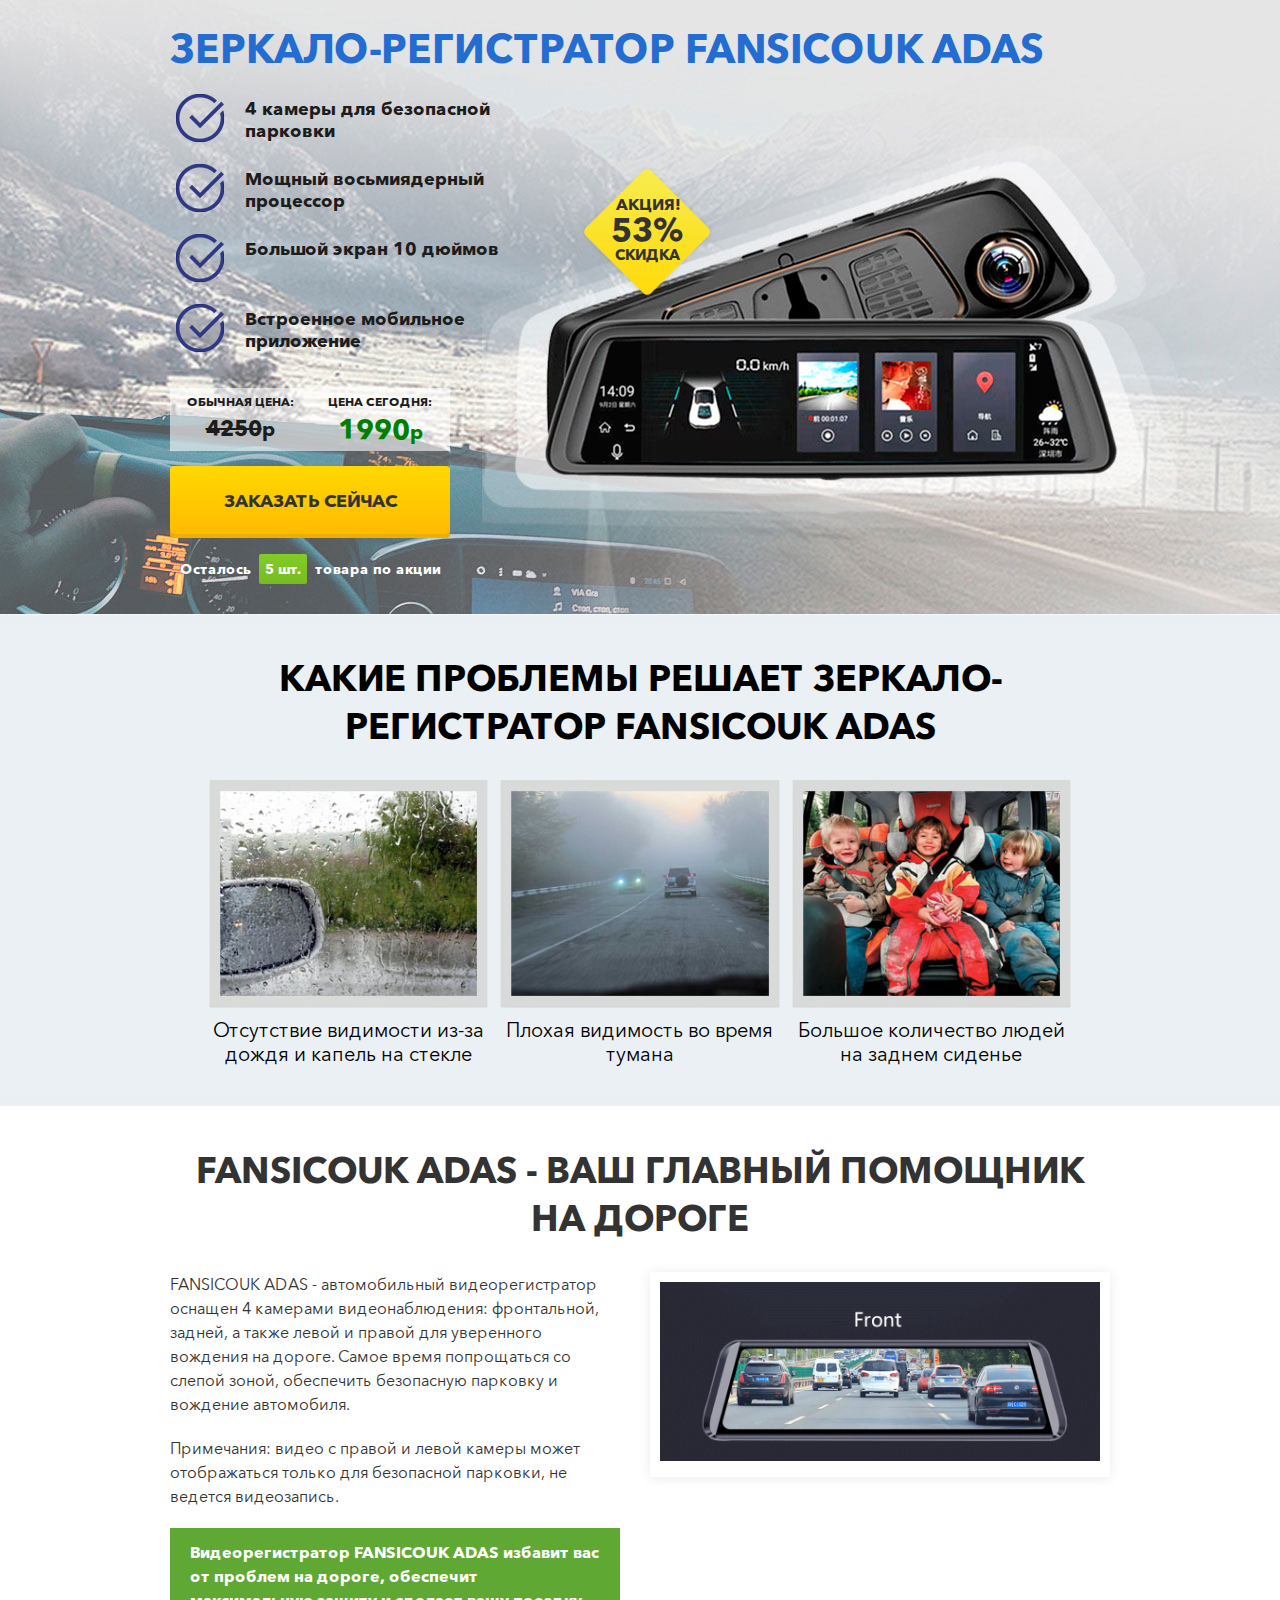
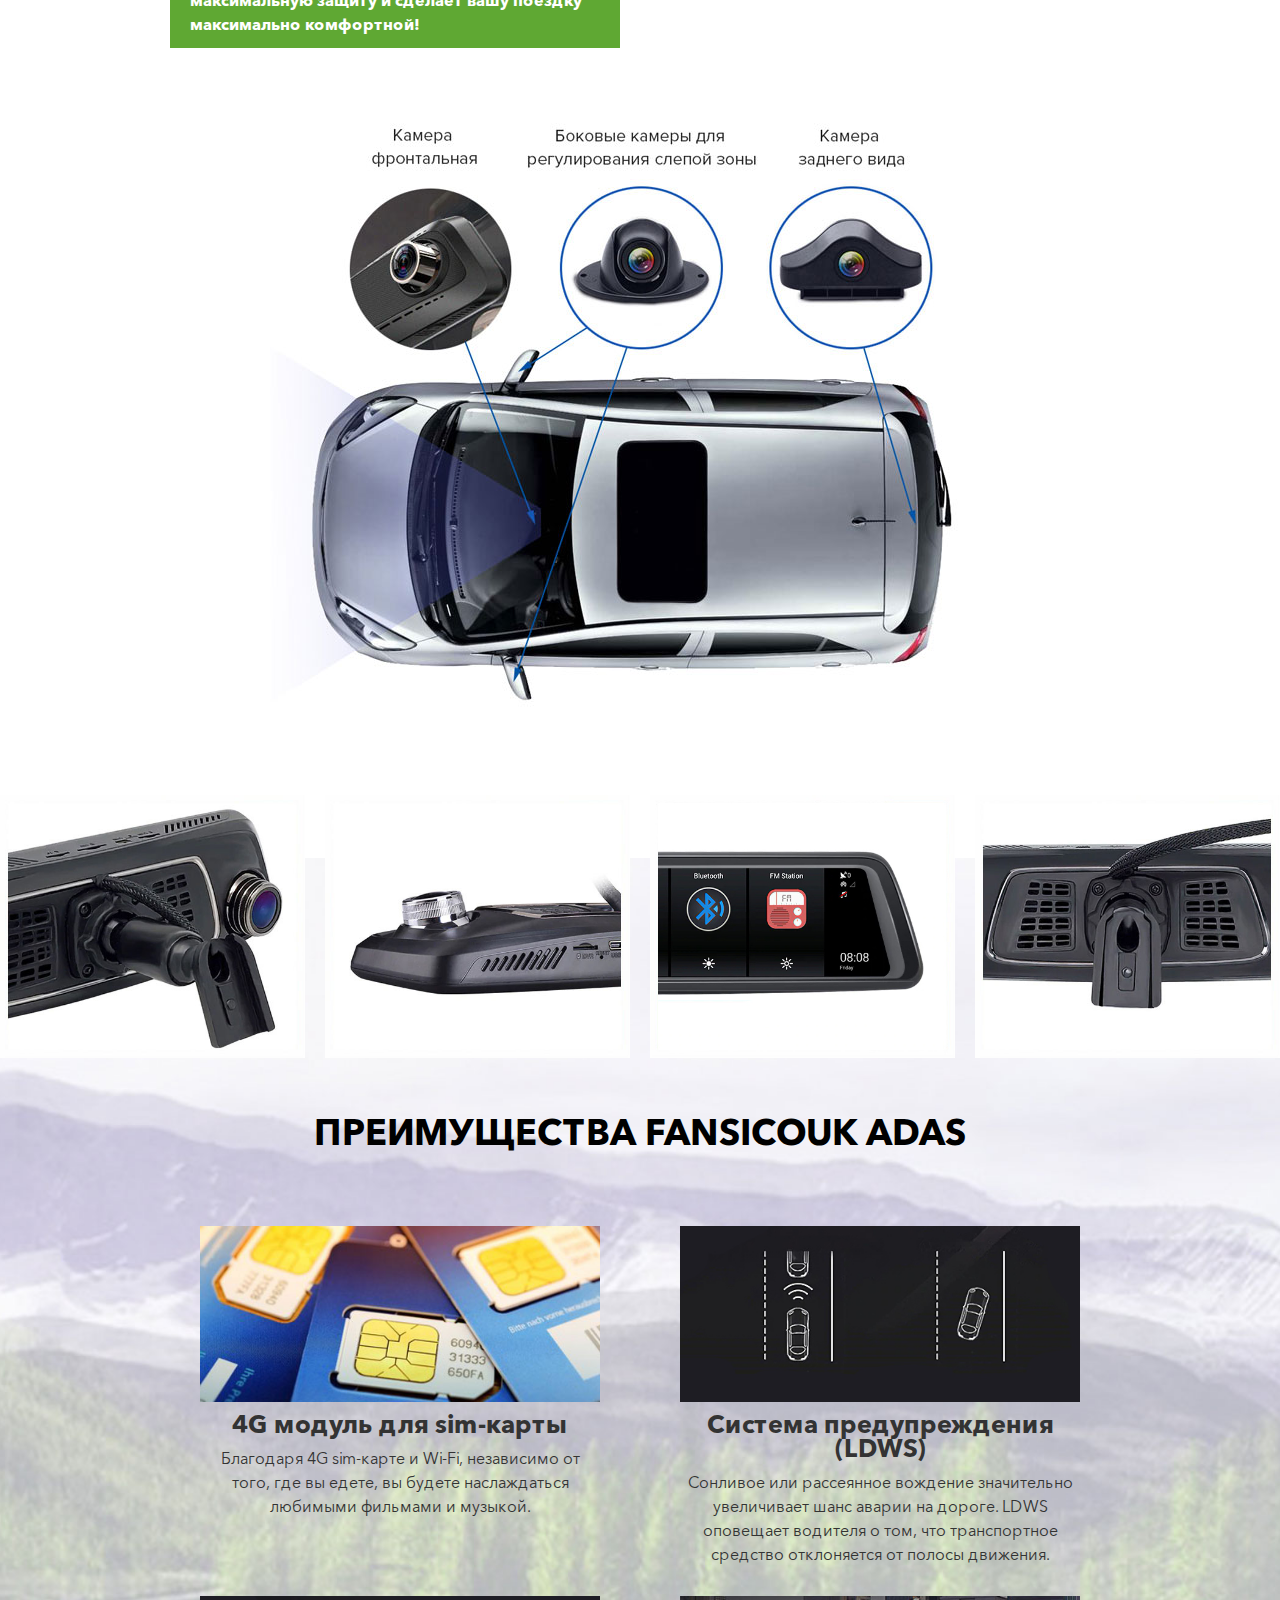
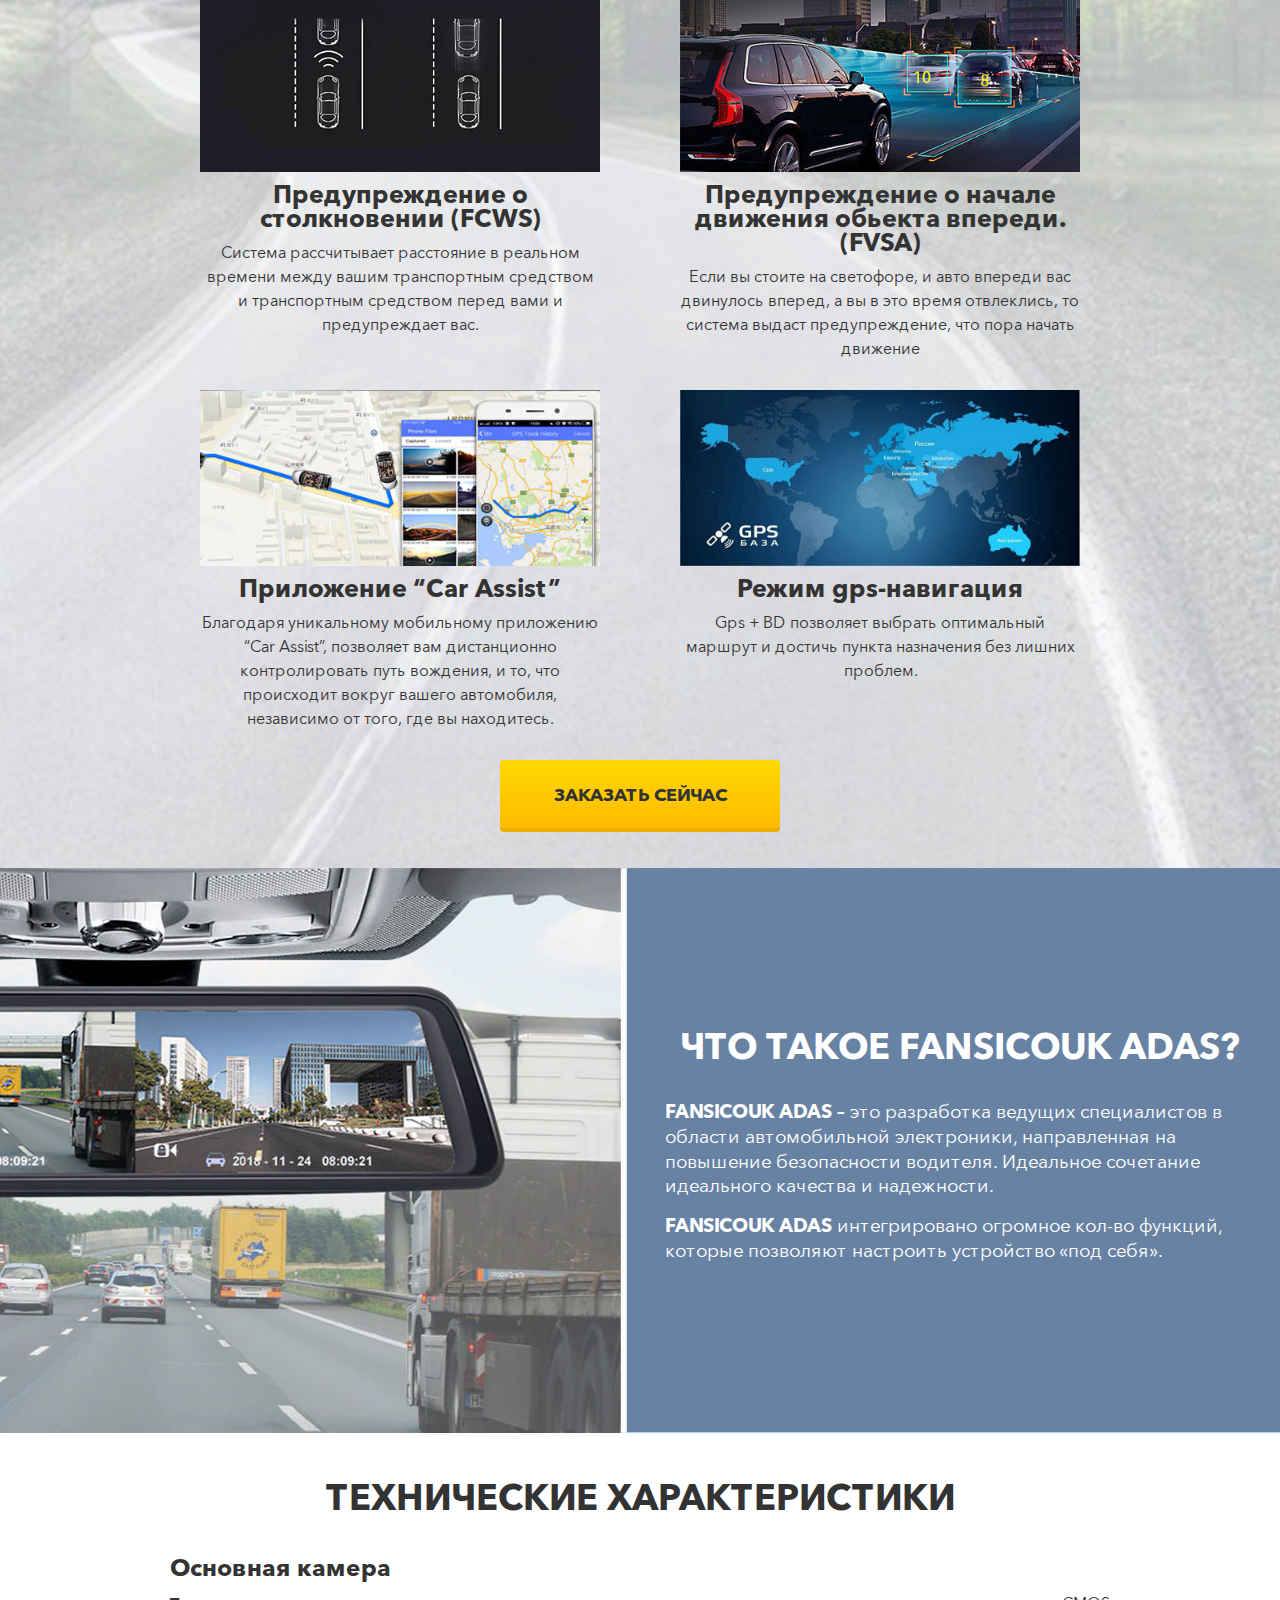
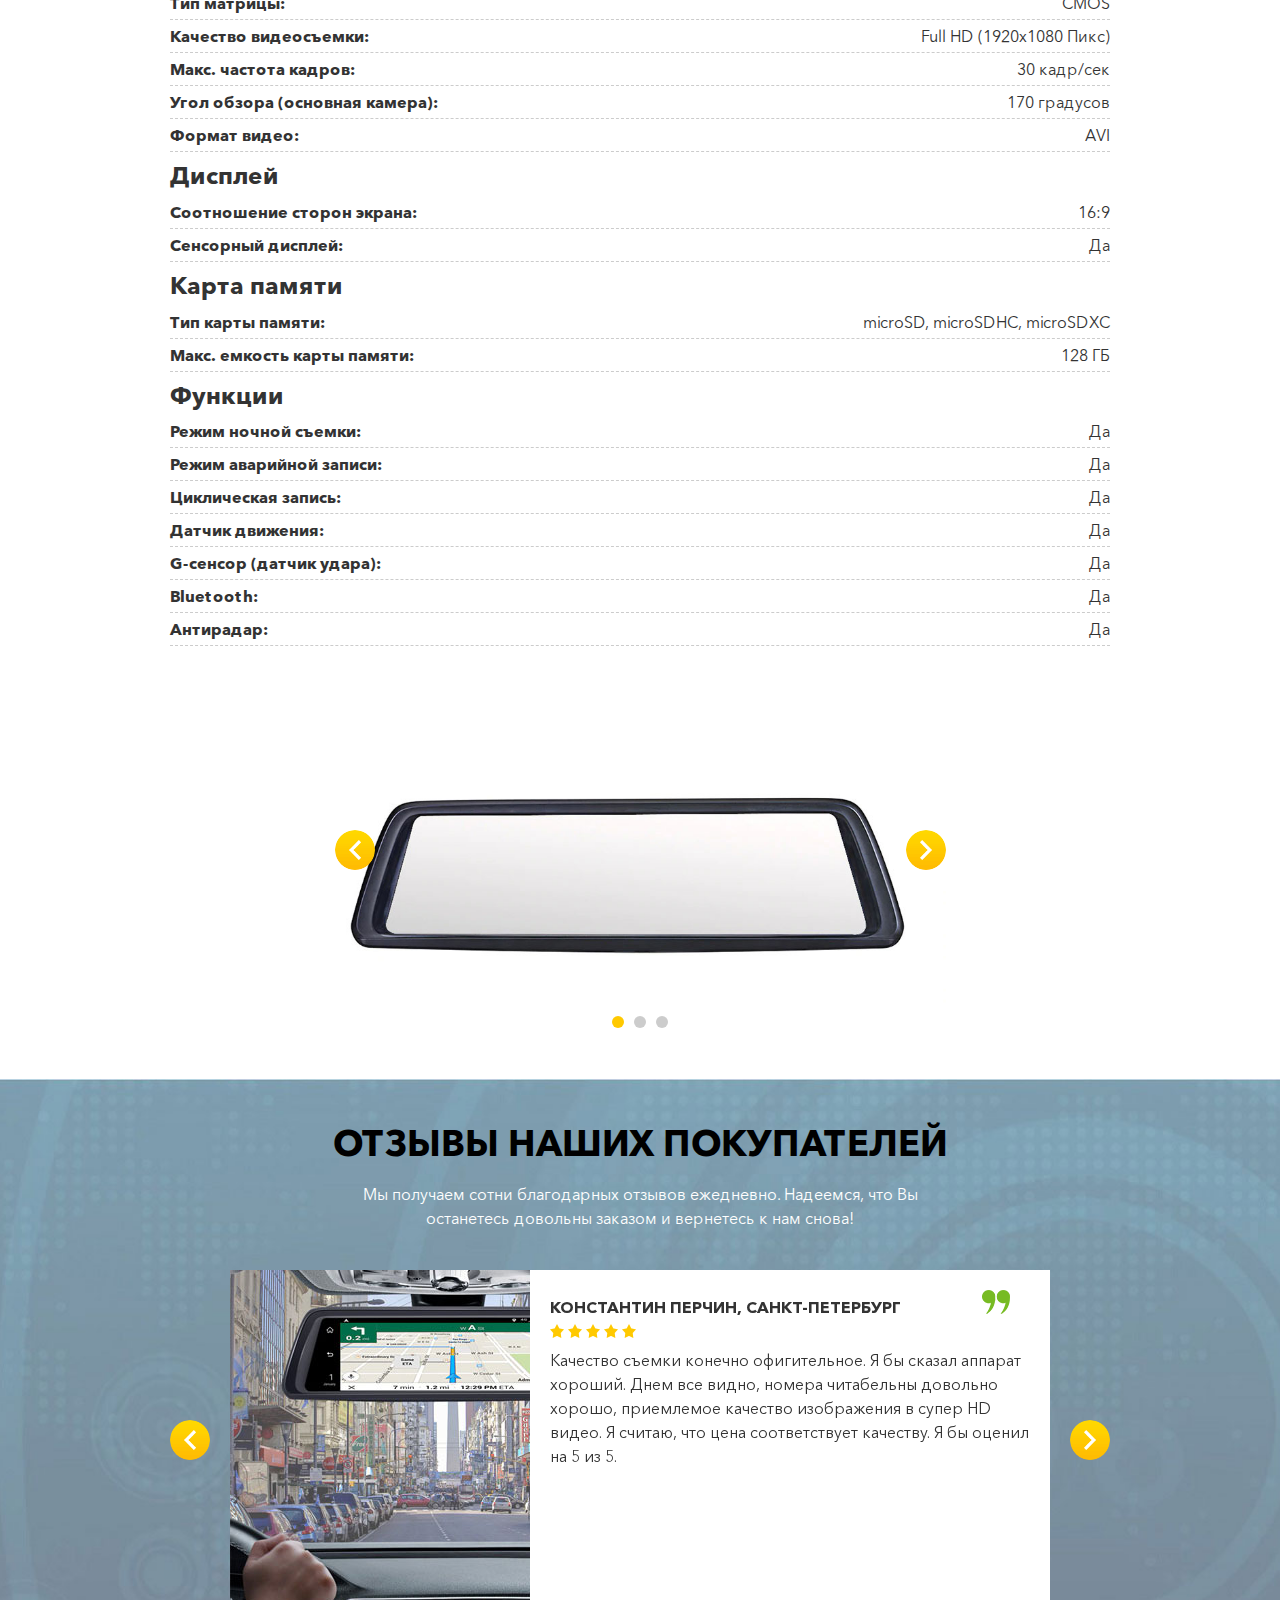
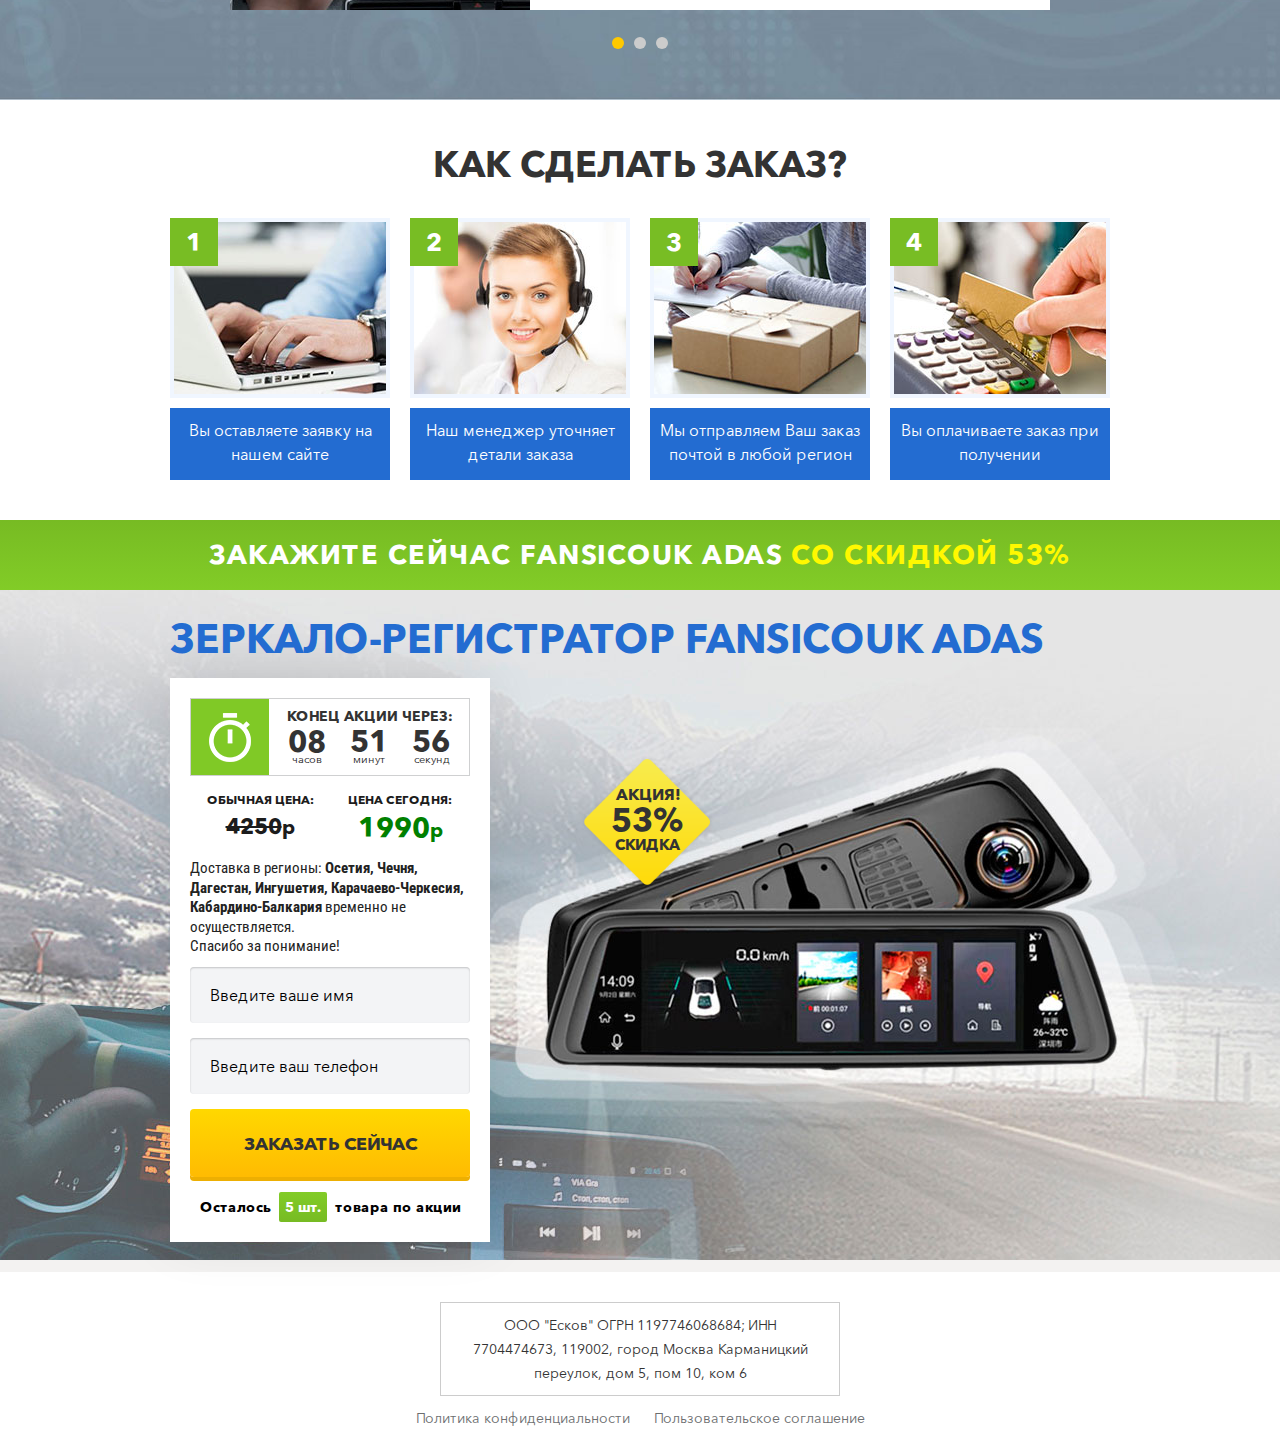
<file: index.html>
<!DOCTYPE html>
<html lang="ru">
<head>
<script src="//ajax.googleapis.com/ajax/libs/jquery/2.1.3/jquery.min.js"></script>	<meta charset="utf-8">
	<title>Зеркало-регистратор Fansicouk ADAS</title>
	<!-- Favicon -->
	<link rel="icon" href="favicon.ico" type="image/png">
	<link rel="shortcut icon" href="favicon.ico" type="image/png">
	<!-- OG --> 
	<meta http-equiv="X-UA-Compatible" content="IE=edge">
	<meta name="viewport" content="width=device-width">
	<!-- CSS -->
	<link href="https://fonts.googleapis.com/css2?family=Roboto+Condensed:ital@0;1&display=swap" rel="stylesheet">
	<link type="text/css" rel="stylesheet" href="css/reset.css">
	<link type="text/css" rel="stylesheet" href="css/fonts.css">
	<link type="text/css" rel="stylesheet" href="css/settings.css">
	<link type="text/css" rel="stylesheet" href="css/slick.css">
	<link type="text/css" rel="stylesheet" href="css/style.css">
<meta property="og:type" content="article"/>
<meta property="og:title" content="Зеркало-регистратор Fansicouk ADAS"/>
<meta property="og:description" content="Уникальный автомобильный видеорегистратор оснащенный 4 камерами видеонаблюдения. Включает в себя переднюю, заднюю, левую и правую камеру для уверенного вождения на дороге, а также комфортной и быстрой парковки авто. Обеспечивает идеальную видимость и полностью исключает все слепые зоны."/>
<meta property="og:url" content=""/>
	
	<!-- Global site tag (gtag.js) - Google Ads: 453899617 -->
<script async src="https://www.googletagmanager.com/gtag/js?id=AW-453899617"></script>
<script>
  window.dataLayer = window.dataLayer || [];
  function gtag(){dataLayer.push(arguments);}
  gtag('js', new Date());

  gtag('config', 'AW-453899617');
</script>

	
	
</head>
<body>
	<section class="offer">
		<div class="wrap">
			<h1>Зеркало-регистратор FANSICOUK ADAS </h1>
			<div class="sale">
				акция!
				<p>53%</p>
				<span>скидка</span>
			</div>
			<ul class="plus">
				<li>
					<img src='img/Photo6-2d3-arb.png' alt="">
					<p>4 камеры для безопасной парковки</p>
				</li>
				<li>
					<img src='img/Photo6-2d3-arb.png' alt="">
					<p>Мощный восьмиядерный процессор</p>
				</li>
				<li>
					<img src='img/Photo6-2d3-arb.png' alt="">
					<p>Большой экран 10 дюймов</p>
				</li>
				<li>
					<img src='img/Photo6-2d3-arb.png' alt="">
					<p>Встроенное мобильное приложение</p>
				</li>
			</ul>
			<div class="order_form">
				<div class="price clearfix">
					<div class="old-cost">
						<span>Обычная цена:</span>
						<p><span class="price_old10106">4250</span><i class="price_currency">р</i></p>
					</div>
					<div class="new-cost">
						<span>Цена сегодня:</span>
						<p><span class="price_only10106">1990</span><i class="price_currency">р</i></p>
					</div>
				</div>
				<a href="#order" class="button-m">Заказать сейчас</a>
				<div class="stock">Осталось <b><span class="lastpack">5</span> шт.</b> товара по акции</div>
			</div>
		</div>
	</section>
	<section class="b1 blue-bg" style="background: url('img/bg2-259-arb.jpg') no-repeat center / cover;">
		<div class="wrap">
			<h2 class="title">Какие проблемы решает зеркало-регистратор FANSICOUK ADAS</h2>
			<ul class="list-v1">
				<li>
					<img src='img/photo3-315-arb.jpg' alt="">
					<p>Отсутствие видимости из-за дождя и капель на стекле</p>
				</li>
				<li>
					<img src='img/photo4-f23-arb.jpg' alt="">
					<p>Плохая видимость во время тумана</p>
				</li>
				<li>
					<img src='img/photo5-5f6-arb.jpg' alt="">
					<p>Большое количество людей на заднем сиденье </p>
				</li>
			</ul>
		</div>
	</section>
	<section class="b2">
		<div class="wrap">
			<h2 class="title">FANSICOUK ADAS - ваш главный помощник на дороге</h2>
			<div class="text">
				<p>FANSICOUK ADAS - автомобильный видеорегистратор оснащен 4 камерами видеонаблюдения: фронтальной, задней, а также левой и правой для уверенного вождения на дороге. Самое время попрощаться со слепой зоной, обеспечить безопасную парковку и вождение автомобиля. </p>
				<p>Примечания: видео с правой и левой камеры может отображаться только для безопасной парковки, не ведется видеозапись.</p>
				<div class="info">Видеорегистратор FANSICOUK ADAS избавит вас от проблем на дороге, обеспечит максимальную защиту и сделает вашу поездку максимально комфортной!</div>
			</div>
			<div class="video">
				<img src='img/GIF-d90-arb.gif' alt="">
			</div>
		</div>
		<div class="wrap">
			<div class="wrap-videos">
				<img src='img/photo24-220-arb.jpg' alt="">
			</div>
		</div>
	</section>
	<section class="gallery">
		<ul>
			<li><img src='img/photo7-a74-arb.jpg' alt=""></li>
			<li><img src='img/photo8-b67-arb.jpg' alt=""></li>
			<li><img src='img/photo9-5bc-arb.jpg' alt=""></li>
			<li><img src='img/photo10-781-arb.jpg' alt=""></li>
		</ul>
	</section>
	<section class="b3 green-bg" style="background: url('img/bg3-81f-arb.jpg') no-repeat center / cover; ">
		<div class="wrap nopad">
			<h2 class="title">Преимущества FANSICOUK ADAS</h2>
			<div class="feature__wrap">
				<div class="feature__item">
					<img src='img/photo18-7d1-arb.jpg'>
					<h3>4G модуль для sim-карты</h3>
					<p>Благодаря 4G sim-карте и Wi-Fi, независимо от того, где вы едете, вы будете наслаждаться любимыми фильмами и музыкой.</p>
				</div>
				<div class="feature__item">
					<img src='img/photo19-610-arb.jpg'>
					<h3>Система предупреждения (LDWS)</h3>
					<p> Сонливое или рассеянное вождение значительно увеличивает шанс аварии на дороге. LDWS оповещает водителя о том, что транспортное средство отклоняется от полосы движения.</p>
				</div>
				<div class="feature__item">
					<img src='img/photo20-eb0-arb.jpg'>
					<h3>Предупреждение о столкновении (FCWS)</h3>
					<p>Система рассчитывает расстояние в реальном времени между вашим транспортным средством и транспортным средством перед вами и предупреждает вас.</p>
				</div>
				<div class="feature__item">
					<img src='img/photo21-41e-arb.jpg'>
					<h3>Предупреждение о начале движения обьекта впереди.(FVSA)</h3>
					<p>Если вы стоите на светофоре, и авто впереди вас двинулось вперед, а вы в это время отвлеклись, то система выдаст предупреждение, что пора начать движение</p>
				</div>
				<div class="feature__item">
					<img src='img/photo22-ba8-arb.jpg'>
					<h3>Приложение “Car Assist”</h3>
					<p>Благодаря уникальному мобильному приложению “Car Assist”, позволяет вам дистанционно контролировать путь вождения, и то, что происходит вокруг вашего автомобиля, независимо от того, где вы находитесь.</p>
				</div>
				<div class="feature__item">
					<img src='img/photo23-66c-arb.jpg'>
					<h3>Режим gps-навигация</h3>
					<p>Gps + BD позволяет выбрать оптимальный маршрут и достичь пункта назначения без лишних проблем.</p>
				</div>
			</div>
			<a href="index.html#order" class="button-m">Заказать сейчас</a>
		</div>
	</section>
	<section class="b4 text-bg" style="background: url('img/bg4-63f-arb.jpg') no-repeat 53% 0;">
		<div class="wrap-text">
			<h2 class="title">Что такое FANSICOUK ADAS?</h2>
			<p><b>FANSICOUK ADAS –</b> это разработка ведущих специалистов в области автомобильной электроники, направленная на повышение безопасности водителя. Идеальное сочетание идеального качества и надежности.</p>
			<p><b>FANSICOUK ADAS</b> интегрировано огромное кол-во функций, которые позволяют настроить устройство «под себя».</p>
		</div>
	</section>
	<section class="b4">
		<div class="wrap">
			<h2 class="title">Технические характеристики</h2>
			<div class="wrap-chars">
				<h3>Основная камера</h3>
				<div class="char-item"><b>Тип матрицы: </b> CMOS</div>
				<div class="char-item"><b>Качество видеосъемки:</b> Full HD (1920x1080 Пикс)</div>
				<div class="char-item"><b>Макс. частота кадров:</b> 30 кадр/сек</div>
				<div class="char-item"><b>Угол обзора (основная камера):</b> 170 градусов</div>
				<div class="char-item"><b>Формат видео: </b> AVI</div>
				<h3>Дисплей</h3>
				<div class="char-item"><b>Соотношение сторон экрана: </b>16:9</div>
				<div class="char-item"><b>Сенсорный дисплей:</b> Да</div>
				<h3>Карта памяти</h3>
				<div class="char-item"><b>Тип карты памяти:</b> microSD, microSDHC, microSDXC</div>
				<div class="char-item"><b>Макс. емкость карты памяти:</b> 128 ГБ</div>
				<h3>Функции</h3>
				<div class="char-item"><b>Режим ночной съемки:</b> Да</div>
				<div class="char-item"><b>Режим аварийной записи:</b> Да</div>
				<div class="char-item"><b>Циклическая запись:</b> Да</div>
				<div class="char-item"><b>Датчик движения:</b> Да</div>
				<div class="char-item"><b>G-сенсор (датчик удара):</b> Да</div>
				<div class="char-item"><b>Bluetooth:</b> Да</div>
				<div class="char-item"><b>Антирадар:</b> Да</div>
			</div>
		</div>
	</section>
	<section class="b4 comp">
		<div class="wrap">
			<div class="wrap-slider-comp">
				<div class="comp-slider">
					<img src='img/photo12-05e-arb.jpg' alt="">
					<img src='img/photo13-46f-arb.jpg' alt="">
					<img src='img/photo14-018-arb.jpg' alt="">
				</div>
			</div>
		</div>
	</section>
	<section class="b7 green-bg">
		<div class="wrap">
			<h2 class="title">Отзывы наших покупателей</h2>
			<div class="top_text">
				Мы получаем сотни благодарных отзывов ежедневно. Надеемся, что Вы останетесь довольны
				заказом и вернетесь к нам снова!
			</div>
			<div class="reviews-6 ">
				<div class="rev">
					<div class="rev-img">
						<img src='img/photo15-de7-arb.jpg' alt="">
					</div>
					<div class="rev-cont">
						<h3>Константин Перчин, Санкт-Петербург</h3>
						<p>
							Качество съемки конечно офигительное. Я бы сказал аппарат хороший. Днем все видно, номера читабельны довольно хорошо, приемлемое качество изображения в супер HD видео. Я считаю, что цена соответствует качеству. Я бы оценил на 5 из 5.
						</p>
					</div>
				</div>
				<div class="rev">
					<div class="rev-img">
						<img src='img/photo16-ad5-arb.jpg' alt="">
					</div>
					<div class="rev-cont">
						<h3>Алексей Мохов, Новосибирск</h3>
						<p>
							Изделие действительно внешне вызывает чувство законченного продукта, качественная сборка и покрытие корпуса, по-настоящему понятные функции внутри меню, настройки и т.п. Качество картинки не просто супер, а прям офигенское! прям можно фильмы снимать.
						</p>
					</div>
				</div>
				<div class="rev">
					<div class="rev-img">
						<img src='img/photo17-98e-arb.jpg' alt="">
					</div>
					<div class="rev-cont">
						<h3>Дмитрий Кортов, Самара</h3>
						<p>
							Много настроек и функций. С этим устройством очень легко парковаться. Благодаря 4 камерам видно все безупречно со всех сторон. Даже перестал бояться давать машину жене, знаю, что с FANSICOUK ADAS легко передвигаться по дорогам города. Рекомендую!
						</p>
					</div>
				</div>
			</div>
		</div>
	</section>
	<section class="b8">
		<div class="wrap nopad">
			<h2 class="title">Как сделать заказ?</h2>
			<ul class="order2">
				<li>
					<img src='img/order2-1-eff-arb.jpg' alt="">
					<p>Вы оставляете заявку на нашем сайте</p>
				</li>
				<li>
					<img src='img/order2-2-887-arb.jpg' alt="">
					<p>Наш менеджер уточняет детали заказа</p>
				</li>
				<li>
					<img src='img/order2-3-b1c-arb.jpg' alt="">
					<p>Мы отправляем Ваш заказ почтой в любой регион</p>
				</li>
				<li>
					<img src='img/order2-4-aac-arb.jpg' alt="">
					<p>Вы оплачиваете заказ при получении</p>
				</li>
			</ul>
		</div>
	</section>
	<section class="line_sale">
		<div class="wrap">
			<h2>ЗАКАЖИТЕ СЕЙЧАС FANSICOUK ADAS <span>со скидкой 53%</span></h2>
		</div>
	</section>
	<section class="offer bottom">
		<div class="wrap">
			<h1>Зеркало-регистратор FANSICOUK ADAS</h1>
			<div class="sale">
				акция!
				<p>53%</p>
				<span>скидка</span>
			</div>
			<div class="order_form">
				<div class="timer clearfix">
					<div class="countbox">
						<div class="countbox-num">
							<div class="countbox-hours"><span></span>08</div>
							<div class="countbox-hours-text">Часов</div>
						</div>
						<div class="countbox-num">
							<div class="countbox-mins"><span></span>51</div>
							<div class="countbox-mins-text">Минут</div>
						</div>
						<div class="countbox-num">
							<div class="countbox-secs"><span></span>56</div>
							<div class="countbox-secs-text">Секунд</div>
						</div>
					</div>
				</div>
				<div class="price clearfix">
					<div class="old-cost">
						<span>Обычная цена:</span>
						<p><span class="price_old10106">4250</span><i class="price_currency">р</i></p>
					</div>
					<div class="new-cost">
						<span>Цена сегодня:</span>
						<p><span class="price_only10106">1990</span><i class="price_currency">р</i></p>
					</div>
				</div>
									<style>
									 .not-delivery {
										 color: #222;
										 font-size: 15px;
										 margin: 0 auto 10px;
										 padding: 0;
										 position: relative;
										 font-family: 'Roboto Condensed', sans-serif;
									 } 
									 .not-delivery p {
										 line-height: 1.3em;
									 }
								 </style>
								 <div class="not-delivery">
									 <p>Доставка в регионы: <b>Осетия, Чечня, Дагестан, Ингушетия, Карачаево-Черкесия, Кабардино-Балкария</b> временно не осуществляется. <br>Спасибо за понимание!</p>
								 </div>
									<form class="main-order-form form" action="" method="post" id="order"> 
					<input class="field" name="name" type="text" placeholder="Введите ваше имя" required>
					<input class="field" name="phone" id="phone" type="tel" placeholder="Введите ваш телефон" required>
					<button name="send_user" class="button-m">Заказать сейчас</button>
				<input type="hidden" name="l" value="98cb4e5e9526215fe03d7c5465e9f70888817048" />
<input type="hidden" name="2370f4f594f3d2c74700baff839aa402c2c5a020" value="YWQ1NWRhNDcyMDIyNmY2ZDYwYjZhYWI3NTFjNDI1ODYyNzA=" />
</form>
				<div class="stock">Осталось <b><span class="lastpack">5</span> шт.</b> товара по акции</div>
			</div>
		</div>
	</section>
	<footer class="footer copyright">
		<div class="wrap">
			<img src="assets_pages/copyrights/0/8-black-320.png" alt="copyright">
			<p>
				    <a href="politics.html">Политика конфиденциальности</a>
				    <a href="agreement.html">Пользовательское соглашение</a>
			</p>
		</div>
	</footer>
	<!-- JS --> 
	<script type="text/javascript" src="assets_pages/js/lib.js?v=0.0.1"></script>
<link type="text/css" rel="stylesheet" href="assets_pages/fonts/roboto.css">
<script type="text/javascript" src="assets_pages/js/yasoblock-v2.js?v=1"></script>
<script type="text/javascript" src="assets_pages/js/plugins.js"></script>

    <script type="text/javascript">
        var phonePrefix = '+7';
    </script>
    <script type="text/javascript" src="assets_pages/js/phonePrefix.js"></script>



<script>
    var comebackerFormId = '4';
</script>

<link href="assets_pages/css/popup-m1-style.css?v=0.0.3" rel="stylesheet" type="text/css"/>
<script src="assets_pages/js/popup-m1.js?v=0.0.1" type="text/javascript"></script>

<div id="overlay-popup-m1"></div>
<div id="m1-form" class="m1modal">
    <a class="close-m1"></a>
    <div><div class="popup-m1-title">Вам понравилось это предложение?</div>
        <div class="popup-m1-cont">
            <div class="popup-m1-text1">Мы расскажем Вам все об этом товаре, предложим наилучшие условия и ознакомим с подходящими акционными предложениями!</div>
            <form method="post" action="" class="main-order-form popup-m1-form" onsubmit="return false;">
                <input type="text" name="name" placeholder="Введите ваше имя" required />
                <input type="tel" name="phone" placeholder="Введите телефон" required />
                <button>Перезвоните мне</button>
                <input type="hidden" name="is_popup" value="1" />
                <input type="hidden" name="from_recall_button" value="0" />
                <input type="hidden" name="form_id">
                <input type="hidden" name="l" value="98cb4e5e9526215fe03d7c5465e9f70888817048" />
                <input type="hidden" name="2370f4f594f3d2c74700baff839aa402c2c5a020" value="YWQ1NWRhNDcyMDIyNmY2ZDYwYjZhYWI3NTFjNDI1ODYyNzA=" />
            </form>
                            <div class="popup-m1-text2">Оператор перезвонит Вам через 5-10 минут</div>
                    </div>
    </div>
</div>

<script type="text/javascript">
    $(function(){
                M1.initComebacker(3000);
            });
</script>




<link rel="stylesheet" href="assets_pages/css/enhancer_all_style.css?v=0.4">



<script>
    var formId = 1,
        isMobile = 0,
        landingId = 14730,
        widgetStatUrl = '//m1-shop.ru/api/widget-stat/';
</script>
    <link href="assets_pages/css/call-m1-style.css" type="text/css" rel="stylesheet">
    <style>
       .call-cont-m1-front{
           width: 120px;
           height: 120px;
           background: url(/assets_pages/img/1.png) center bottom no-repeat;
       }
    </style>
    <script>
        var callBtn = "Бесплатный звонок";
    </script>
    <script src="assets_pages/js/call-m1.js?v=0.0.2"> </script>
    <script>
        $(function() {
            setTimeout(function() {
                $("#call-but-m1").show();
            }, 20000);
        });
    </script>





<script type="text/javascript" src="assets_pages/js/m1ref.js"></script>
<script type="text/javascript"> 
var m1_product_id = 9266;
var ref = 872393;
var script = document.createElement("script");
script.src = "//m1-shop.ru/send_order/?ref="+ref+"&s="+getC("s")+"&w="+getC("w")+"&t="+getC("t")+"&p="+getC("p")+"&m="+getC("m")+"&product_id="+m1_product_id+'&out=1';
document.body.appendChild(script);
</script>

<script type="text/javascript">

var QueryString = function () {
    var query_string = {};
    var query = window.location.search.substring(1);
    var vars = query.split("&");
    for (var i=0;i<vars.length;i++) {
        var pair = vars[i].split("=");
        if (typeof pair[0]!='undefined'
            && typeof pair[1]!='undefined'
            && pair[1].length>0){
            query_string[pair[0]] = decodeURIComponent(pair[1]);
        }
    }
    return query_string;
}();

/* user parameters */
var webmaster_id = 872393,
    webmaster_api = '0ff627962cc37c6df4e6793dc5d9ca13',
    product_id = '9266',
    ldlId = '28049';

/* not change */
var client_ip = '127.0.0.1';
var clientMark = [];
var markList = ['s','w','t','p','m'];

function sendData(client_name, client_phone) {
    var detectsString = '';
    var markQuery = clientMark.length>0 ? clientMark.join('&') : '';
    var comment = $("[name=comment]").val();
    if (typeof detects !== 'undefined') {
        detectsString = JSON.stringify(detects);
        detectsString = detectsString.replace(/"/g,"'");
    }
    $.ajax({
        type: 'POST',
        data: {
            ref: webmaster_id,
            api_key: webmaster_api,
            product_id: product_id,
            phone: client_phone,
            name: client_name,
            comment: comment,
            ldlId: ldlId,
            ip: client_ip,
            s: QueryString.s,
            w: QueryString.w,
            t: QueryString.t,
            p: QueryString.p,
            m: QueryString.m,
            referer: document.referrer,
            detects: detectsString
            },
        url: '//m1-shop.ru/send_order/',
        success: function(data) {
            data = JSON.parse(data);
            if (data.result == "ok") {
                markQuery = markQuery.length ? '&'+markQuery : '';
                window.location.replace("call.html?order_id=" + data.id + markQuery);
            }
            else {
                markQuery = markQuery.length ? '?'+markQuery : '';
                window.location.replace("call.html"+markQuery);
            }
        },
        error: function(xhr, status, error) {
            console.log(xhr.statusText, xhr.responseText, status, error);
            respjs = JSON.parse(xhr.responseText);
            markQuery = markQuery.length ? '?'+markQuery: '';
            window.location.replace("call.html"+markQuery);
        }
    });
    return false;
};


$(document).ready(function() {
    var query = QueryString;

    for(var i in markList){
        var mark = markList[i];
        if (typeof query[mark]!='undefined'
            &&query[mark].length){
            clientMark.push(mark+'='+query[mark]);
        }
    }

    $.getJSON('https://api.ipify.org/?format=json', function(data) {
        client_ip = data.ip;
    });

    $(document).on('submit', 'form', function() {
	    var elem = $(this),
	    	button = $("[type=submit], button",elem);
	    	
        $('input[name=name]', this).val($.trim($('input[name=name]', this).val()));
        if (!$('input[name=name]', this).val()) {
            alert('Укажите корректные ФИО!');
            return false;
        }

        if (!$('input[name=phone]', this).val() || $('input[name=phone]', this).val().length < 7) {
            alert('Укажите корректный телефон!');
            return false;
        }
        
        button.prop("disabled",true);
        sendData($('input[name=name]', this).val(), $('input[name=phone]', this).val());
        return false;
    });

    var product = 9266,
        url = location.href,
        length = 0,
        keyVal = '',
        arFio = [],
        arPhone = [];

    $('input[name="phone"]').bind('keyup change', function(){
        var form = $(this).parents('form'),
            name = form.find('input[name="name"]').val(),
            phone = $(this).val().replace(/\D+/g, '');

        if (phone.length >= 8) {
            getFormData();
            $.ajax({
                type: 'POST',
                url: '//m1-shop.ru/send_stat_order/',
                data: {
                    name: name,
                    phone: phone,
                    name_json: JSON.stringify(arFio),
                    phone_json: JSON.stringify(arPhone),
                    length: length,
                    keyVal: keyVal,
                    product: product,
                    url: url,
                    webmaster_id: webmaster_id
                },
                success: function(data) {
                    keyVal = data;
                }
            });
            length = phone.length;
        }
    });

    $('form').submit(function(){
        if (keyVal.length) {
            $.ajax({
                type: 'POST',
                url: '//m1-shop.ru/send_stat_order/',
                data: {
                    del: 1,
                    keyVal: keyVal
                }
            });
        }
    });

    function getFormData() {
        arFio = [];
        arPhone = [];
        $('form').each(function(){
            var phone = $(this).find('input[name="phone"]').val();
            var fio = $(this).find('input[name="name"]').val();
            phone = phone.replace(/\D+/g,'');
            if (phone.length >= 8){
                arPhone.push(phone.toString());
                if (typeof fio != 'undefined')
                    arFio.push(fio.toString());
            }
        });
    }
});
</script>


<div id="copyright-text" style="display: none;">
    ООО &quot;Есков&quot; ОГРН 1197746068684; 
ИНН 7704474673, 119002, город Москва
Карманицкий переулок, дом 5, пом 10, ком 6</div>

<script type="text/javascript">
    $(function() {
        let copyrightImage = $('img[alt="copyright"]');
        let copyrightText = $('#copyright-text');

        if (copyrightImage.length) {
            copyrightImage.replaceWith(copyrightText);
            copyrightText.show();
        }
    });
</script>









	<script src="js/slick.js"></script>
	<script src="js/script.js"></script>
</body>
</html>
</file>
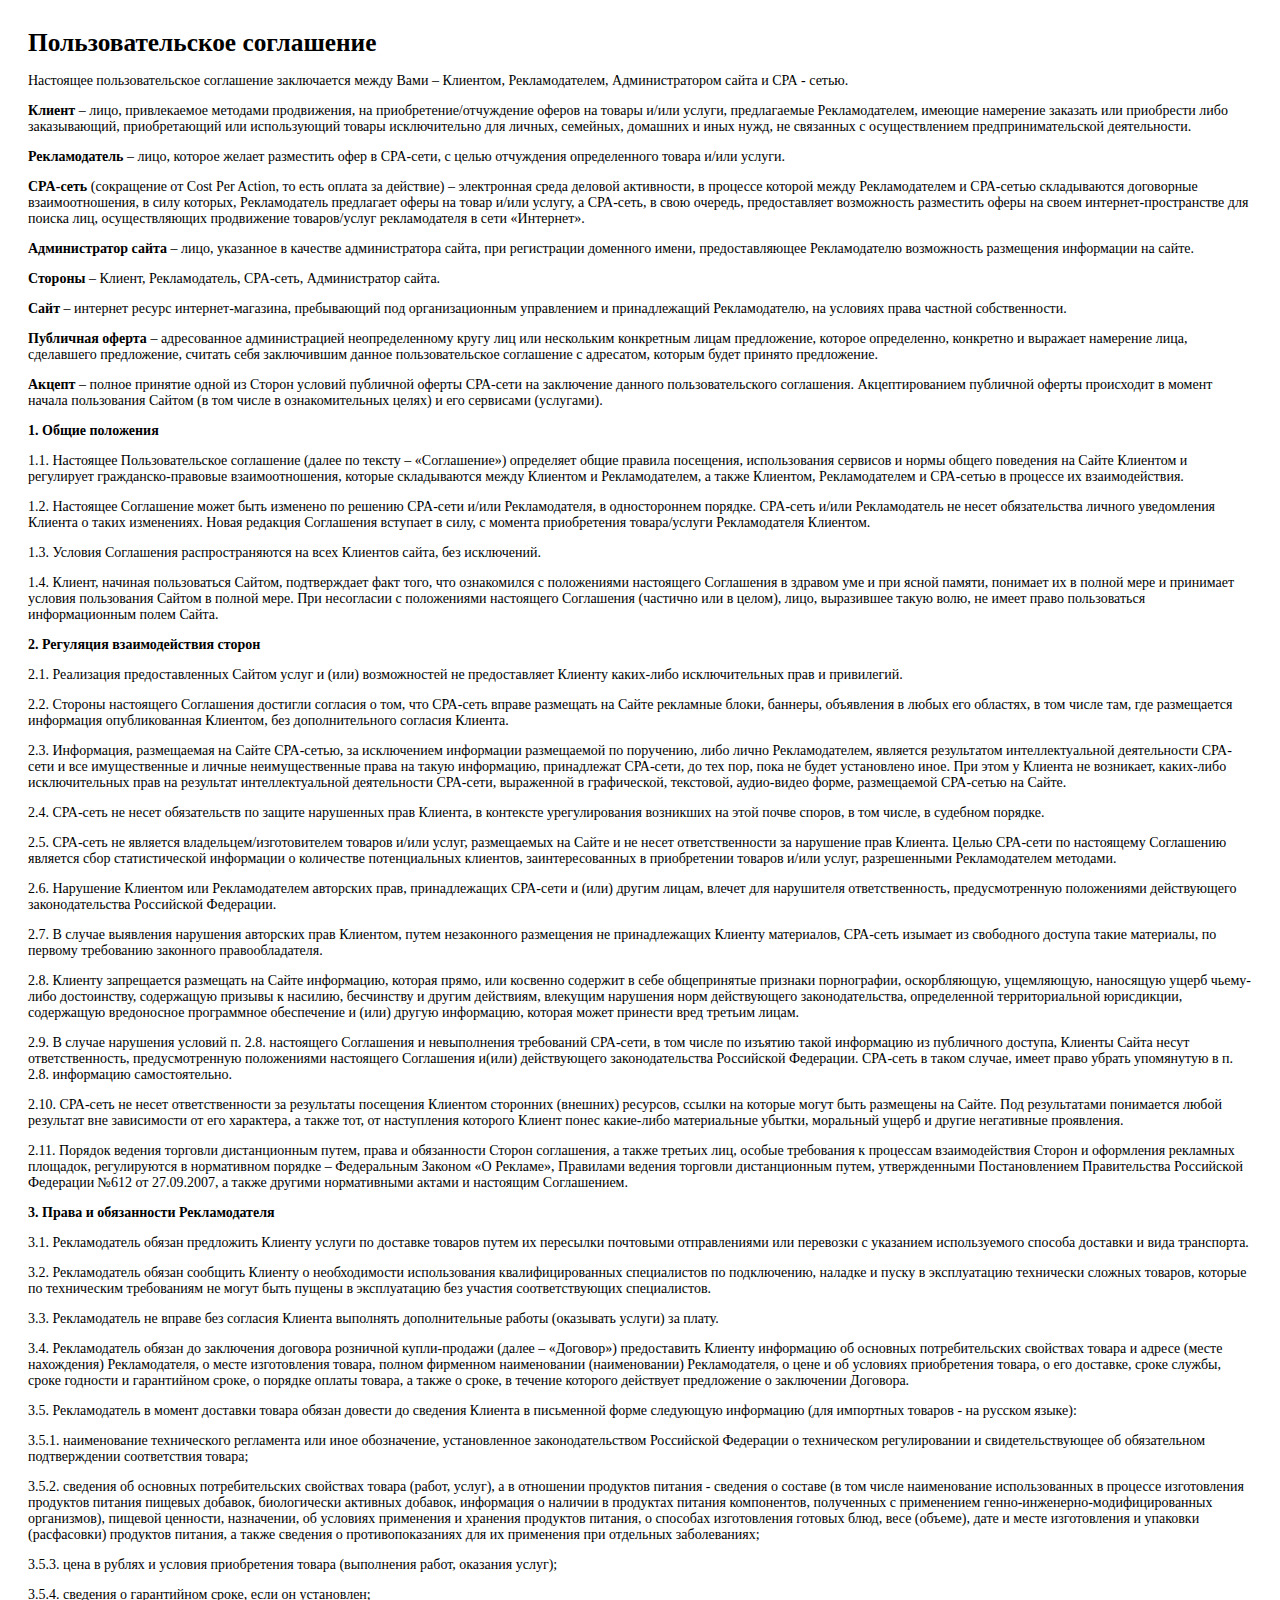
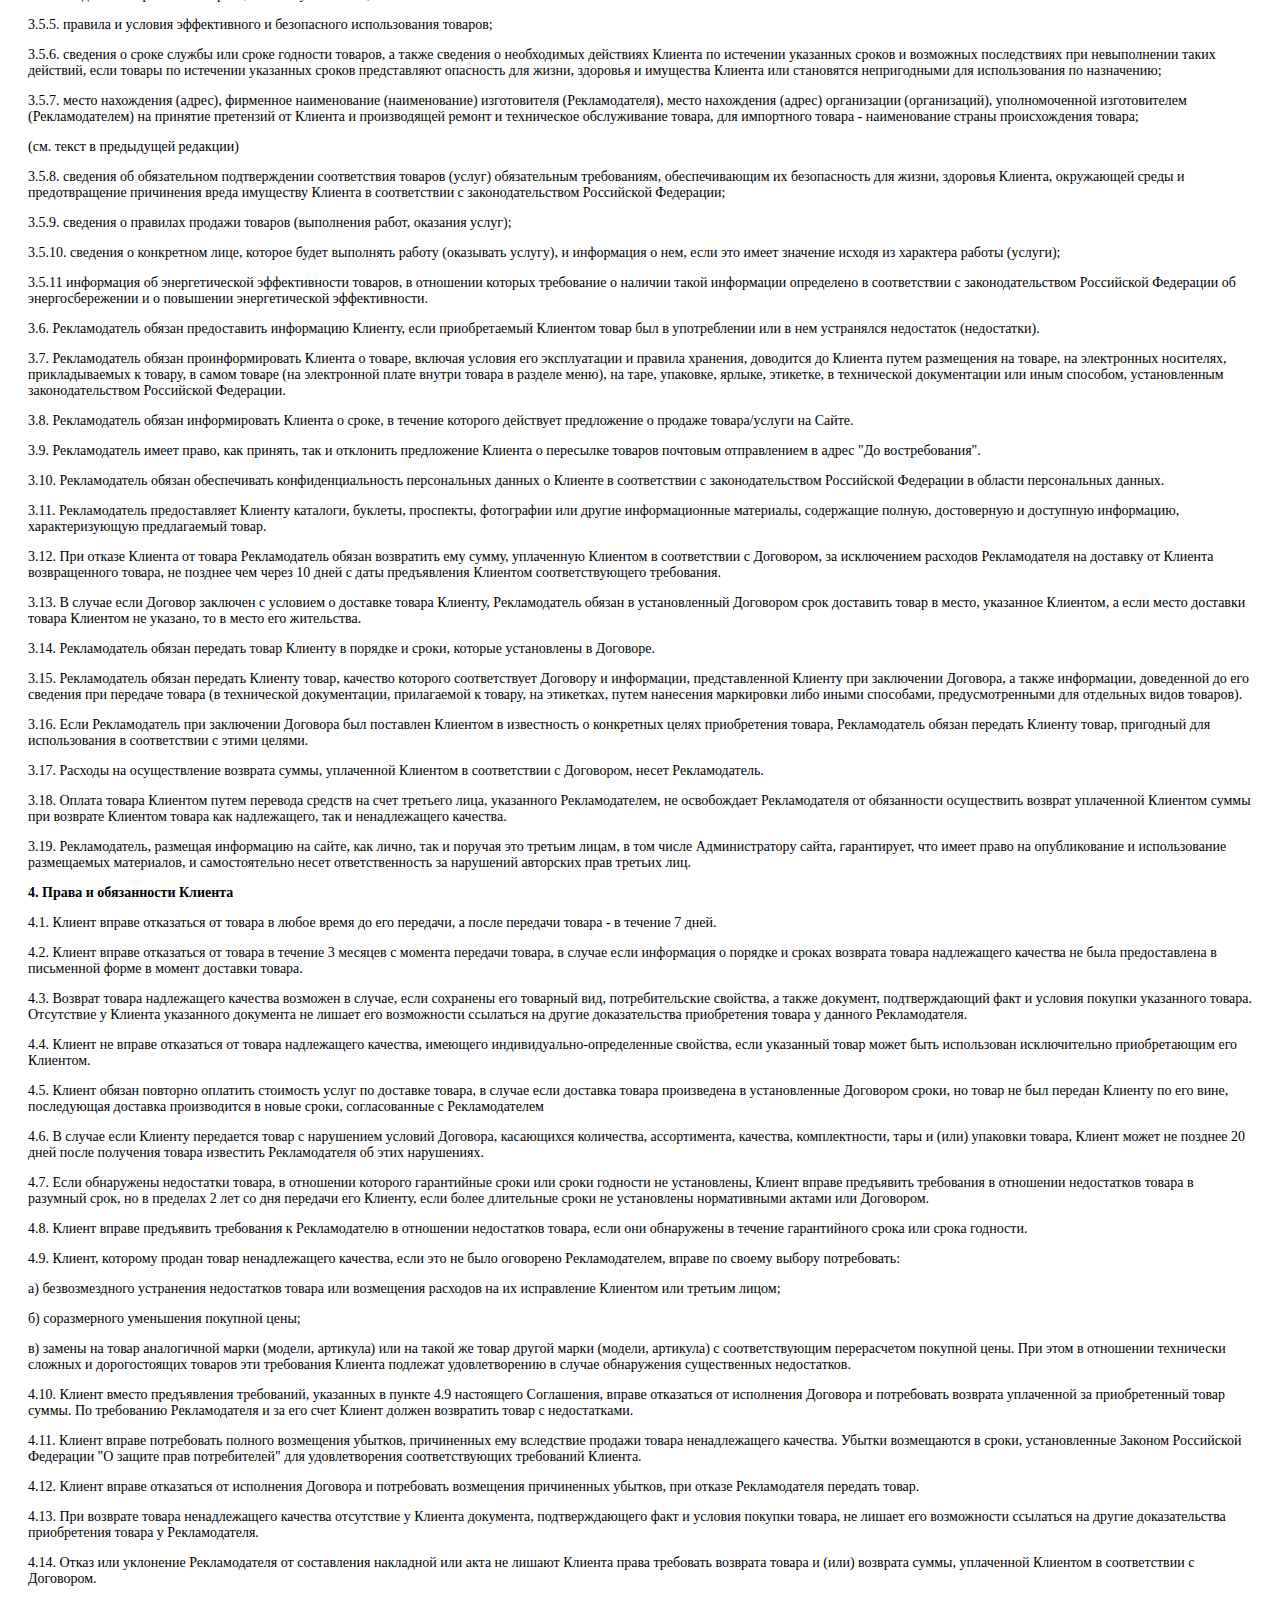
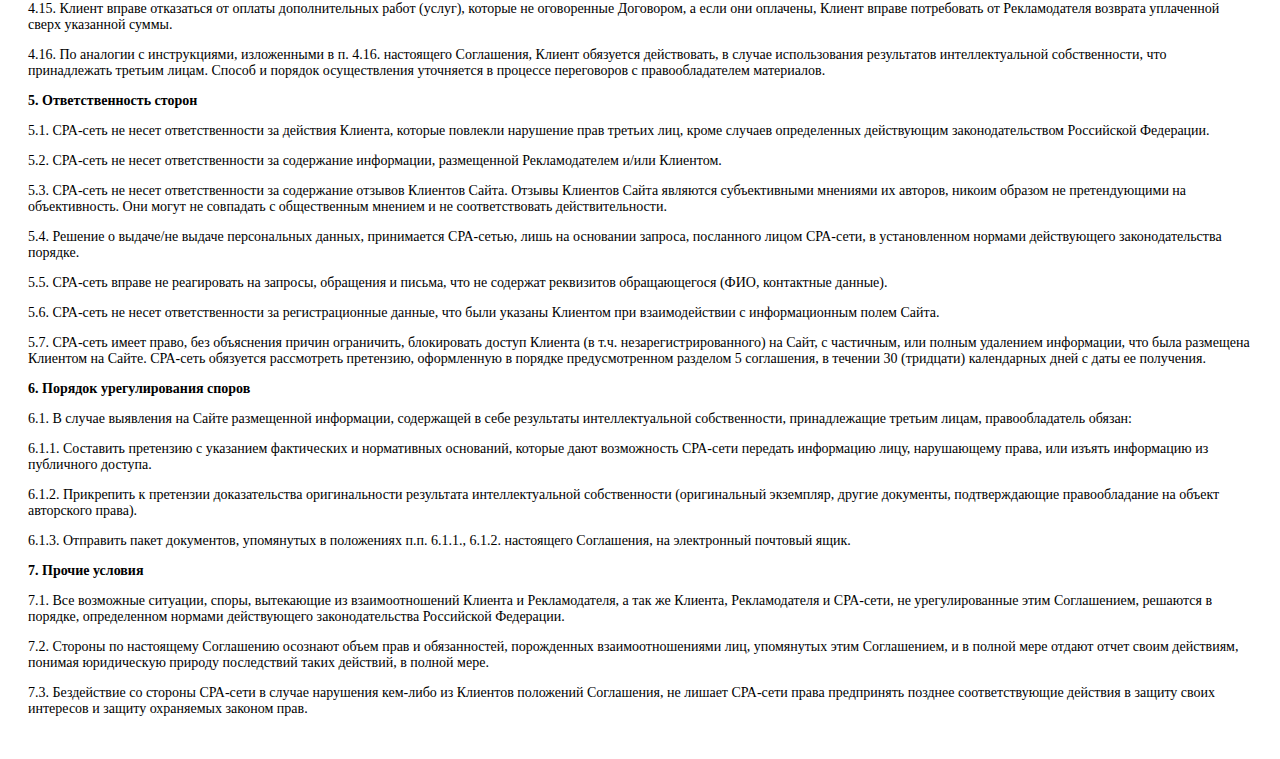
<file: agreement.html>
<html>
<head>
	<title>Пользовательское соглашение</title>
	<meta charset="UTF-8" />
</head>
<body>
<div style="padding: 20px; font-size: 14px;font-family: 'PT Sans';">
	<h1 style="font-family: 'PT Sans'; padding: 0; margin: 0; margin-bottom: 16px; font-size:19pt; font-weight: bold;">Пользовательское соглашение</h1>

	<p>Настоящее пользовательское соглашение заключается между Вами – Клиентом, Рекламодателем, Администратором сайта и СРА - сетью.
	</p>
	<p><strong>Клиент</strong> – лицо, привлекаемое методами продвижения, на приобретение/отчуждение оферов на товары и/или услуги, предлагаемые Рекламодателем, имеющие намерение заказать или приобрести либо заказывающий, приобретающий или использующий товары исключительно для личных, семейных, домашних и иных нужд, не связанных с осуществлением предпринимательской деятельности.
	</p>
	<p><strong>Рекламодатель</strong> – лицо, которое желает разместить офер в CPA-сети, с целью отчуждения определенного товара и/или услуги.
	</p>
	<p><strong>CPA-сеть</strong> (сокращение от Cost Per Action, то есть оплата за действие) – электронная среда деловой активности, в процессе которой между Рекламодателем и СРА-сетью складываются договорные взаимоотношения, в силу которых, Рекламодатель предлагает оферы на товар и/или услугу, а СРА-сеть, в свою очередь, предоставляет возможность разместить оферы на своем интернет-пространстве для поиска лиц, осуществляющих продвижение товаров/услуг рекламодателя в сети «Интернет».
	</p>
	<p><strong>Администратор сайта</strong> – лицо, указанное в качестве администратора сайта, при регистрации доменного имени, предоставляющее Рекламодателю возможность размещения информации на сайте.
	</p>
	<p><strong>Стороны</strong> – Клиент, Рекламодатель, CPA-сеть, Администратор сайта.
	</p>
	<p><strong>Сайт</strong> – интернет ресурс интернет-магазина, пребывающий под организационным управлением и принадлежащий Рекламодателю, на условиях права частной собственности.
	</p>
	<p><strong>Публичная оферта</strong> – адресованное администрацией неопределенному кругу лиц или нескольким конкретным лицам предложение, которое определенно, конкретно и выражает намерение лица, сделавшего предложение, считать себя заключившим данное пользовательское соглашение с адресатом, которым будет принято предложение.
	</p>
	<p><strong>Акцепт</strong> – полное принятие одной из Сторон условий публичной оферты СРА-сети на заключение данного пользовательского соглашения. Акцептированием публичной оферты происходит в момент начала пользования Сайтом (в том числе в ознакомительных целях) и его сервисами (услугами).
	</p>
	<p><strong>1. Общие положения</strong>
	</p>
	<p>1.1. Настоящее Пользовательское соглашение (далее по тексту – «Соглашение») определяет общие правила посещения, использования сервисов и нормы общего поведения на Сайте Клиентом и регулирует гражданско-правовые взаимоотношения, которые складываются между Клиентом и Рекламодателем, а также Клиентом, Рекламодателем и СРА-сетью в процессе их взаимодействия.
	</p>
	<p>1.2. Настоящее Соглашение может быть изменено по решению CPA-сети и/или Рекламодателя, в одностороннем порядке. CPA-сеть и/или Рекламодатель не несет обязательства личного уведомления Клиента о таких изменениях. Новая редакция Соглашения вступает в силу, с момента приобретения товара/услуги Рекламодателя Клиентом.
	</p>
	<p>1.3. Условия Соглашения распространяются на всех Клиентов сайта, без исключений.
	</p>
	<p>1.4. Клиент, начиная пользоваться Сайтом, подтверждает факт того, что ознакомился с положениями настоящего Соглашения в здравом уме и при ясной памяти, понимает их в полной мере и принимает условия пользования Сайтом в полной мере. При несогласии с положениями настоящего Соглашения (частично или в целом), лицо, выразившее такую волю, не имеет право пользоваться информационным полем Сайта.
	</p>
	<p><strong>2. Регуляция взаимодействия сторон</strong>
	</p>
	<p>2.1. Реализация предоставленных Сайтом услуг и (или) возможностей не предоставляет Клиенту каких-либо исключительных прав и привилегий.
	</p>
	<p>2.2. Стороны настоящего Соглашения достигли согласия о том, что СРА-сеть вправе размещать на Сайте рекламные блоки, баннеры, объявления в любых его областях, в том числе там, где размещается информация опубликованная Клиентом, без дополнительного согласия Клиента.
	</p>
	<p>2.3. Информация, размещаемая на Сайте СРА-сетью, за исключением информации размещаемой по поручению, либо лично Рекламодателем, является результатом интеллектуальной деятельности СРА-сети и все имущественные и личные неимущественные права на такую информацию, принадлежат СРА-сети, до тех пор, пока не будет установлено иное. При этом у Клиента не возникает, каких-либо исключительных прав на результат интеллектуальной деятельности СРА-сети, выраженной в графической, текстовой, аудио-видео форме, размещаемой СРА-сетью на Сайте.
	</p>
	<p>2.4. СРА-сеть не несет обязательств по защите нарушенных прав Клиента, в контексте урегулирования возникших на этой почве споров, в том числе, в судебном порядке.
	</p>
	<p>2.5. СРА-сеть не является владельцем/изготовителем товаров и/или услуг, размещаемых на Сайте и не несет ответственности за нарушение прав Клиента. Целью СРА-сети по настоящему Соглашению является сбор статистической информации о количестве потенциальных клиентов, заинтересованных в приобретении товаров и/или услуг, разрешенными Рекламодателем методами.
	</p>
	<p>2.6. Нарушение Клиентом или Рекламодателем авторских прав, принадлежащих СРА-сети и (или) другим лицам, влечет для нарушителя ответственность, предусмотренную положениями действующего законодательства Российской Федерации.
	</p>
	<p>2.7. В случае выявления нарушения авторских прав Клиентом, путем незаконного размещения не принадлежащих Клиенту материалов, СРА-сеть изымает из свободного доступа такие материалы, по первому требованию законного правообладателя.
	</p>
	<p>2.8. Клиенту запрещается размещать на Сайте информацию, которая прямо, или косвенно содержит в себе общепринятые признаки порнографии, оскорбляющую, ущемляющую, наносящую ущерб чьему-либо достоинству, содержащую призывы к насилию, бесчинству и другим действиям, влекущим нарушения норм действующего законодательства, определенной территориальной юрисдикции, содержащую вредоносное программное обеспечение и (или) другую информацию, которая может принести вред третьим лицам.
	</p>
	<p>2.9. В случае нарушения условий п. 2.8. настоящего Соглашения и невыполнения требований СРА-сети, в том числе по изъятию такой информацию из публичного доступа, Клиенты Сайта несут ответственность, предусмотренную положениями настоящего Соглашения и(или) действующего законодательства Российской Федерации. СРА-сеть в таком случае, имеет право убрать упомянутую в п. 2.8. информацию самостоятельно.
	</p>
	<p>2.10. СРА-сеть не несет ответственности за результаты посещения Клиентом сторонних (внешних) ресурсов, ссылки на которые могут быть размещены на Сайте. Под результатами понимается любой результат вне зависимости от его характера, а также тот, от наступления которого Клиент понес какие-либо материальные убытки, моральный ущерб и другие негативные проявления.
	</p>
	<p>2.11. Порядок ведения торговли дистанционным путем, права и обязанности Сторон соглашения, а также третьих лиц, особые требования к процессам взаимодействия Сторон и оформления рекламных площадок, регулируются в нормативном порядке – Федеральным Законом «О Рекламе», Правилами ведения торговли дистанционным путем, утвержденными Постановлением Правительства Российской Федерации №612 от 27.09.2007, а также другими нормативными актами и настоящим Соглашением.
	</p>
	<p><strong>3. Права и обязанности Рекламодателя</strong>
	</p>
	<p>3.1. Рекламодатель обязан предложить Клиенту услуги по доставке товаров путем их пересылки почтовыми отправлениями или перевозки с указанием используемого способа доставки и вида транспорта.
	</p>
	<p>3.2. Рекламодатель обязан сообщить Клиенту о необходимости использования квалифицированных специалистов по подключению, наладке и пуску в эксплуатацию технически сложных товаров, которые по техническим требованиям не могут быть пущены в эксплуатацию без участия соответствующих специалистов.
	</p>
	<p>3.3. Рекламодатель не вправе без согласия Клиента выполнять дополнительные работы (оказывать услуги) за плату.
	</p>
	<p>3.4. Рекламодатель обязан до заключения договора розничной купли-продажи (далее – «Договор») предоставить Клиенту информацию об основных потребительских свойствах товара и адресе (месте нахождения) Рекламодателя, о месте изготовления товара, полном фирменном наименовании (наименовании) Рекламодателя, о цене и об условиях приобретения товара, о его доставке, сроке службы, сроке годности и гарантийном сроке, о порядке оплаты товара, а также о сроке, в течение которого действует предложение о заключении Договора.
	</p>
	<p>3.5. Рекламодатель в момент доставки товара обязан довести до сведения Клиента в письменной форме следующую информацию (для импортных товаров - на русском языке):
	</p>
	<p>3.5.1. наименование технического регламента или иное обозначение, установленное законодательством Российской Федерации о техническом регулировании и свидетельствующее об обязательном подтверждении соответствия товара;
	</p>
	<p>3.5.2. сведения об основных потребительских свойствах товара (работ, услуг), а в отношении продуктов питания - сведения о составе (в том числе наименование использованных в процессе изготовления продуктов питания пищевых добавок, биологически активных добавок, информация о наличии в продуктах питания компонентов, полученных с применением генно-инженерно-модифицированных организмов), пищевой ценности, назначении, об условиях применения и хранения продуктов питания, о способах изготовления готовых блюд, весе (объеме), дате и месте изготовления и упаковки (расфасовки) продуктов питания, а также сведения о противопоказаниях для их применения при отдельных заболеваниях;
	</p>
	<p>3.5.3. цена в рублях и условия приобретения товара (выполнения работ, оказания услуг);
	</p>
	<p>3.5.4. сведения о гарантийном сроке, если он установлен;
	</p>
	<p>3.5.5. правила и условия эффективного и безопасного использования товаров;
	</p>
	<p>3.5.6. сведения о сроке службы или сроке годности товаров, а также сведения о необходимых действиях Клиента по истечении указанных сроков и возможных последствиях при невыполнении таких действий, если товары по истечении указанных сроков представляют опасность для жизни, здоровья и имущества Клиента или становятся непригодными для использования по назначению;
	</p>
	<p>3.5.7. место нахождения (адрес), фирменное наименование (наименование) изготовителя (Рекламодателя), место нахождения (адрес) организации (организаций), уполномоченной изготовителем (Рекламодателем) на принятие претензий от Клиента и производящей ремонт и техническое обслуживание товара, для импортного товара - наименование страны происхождения товара;
	</p>
	<p>(см. текст в предыдущей редакции)
	</p>
	<p>3.5.8. сведения об обязательном подтверждении соответствия товаров (услуг) обязательным требованиям, обеспечивающим их безопасность для жизни, здоровья Клиента, окружающей среды и предотвращение причинения вреда имуществу Клиента в соответствии с законодательством Российской Федерации;
	</p>
	<p>3.5.9. сведения о правилах продажи товаров (выполнения работ, оказания услуг);
	</p>
	<p>3.5.10. сведения о конкретном лице, которое будет выполнять работу (оказывать услугу), и информация о нем, если это имеет значение исходя из характера работы (услуги);
	</p>
	<p>3.5.11 информация об энергетической эффективности товаров, в отношении которых требование о наличии такой информации определено в соответствии с законодательством Российской Федерации об энергосбережении и о повышении энергетической эффективности.
	</p>
	<p>3.6. Рекламодатель обязан предоставить информацию Клиенту, если приобретаемый Клиентом товар был в употреблении или в нем устранялся недостаток (недостатки).
	</p>
	<p>3.7. Рекламодатель обязан проинформировать Клиента о товаре, включая условия его эксплуатации и правила хранения, доводится до Клиента путем размещения на товаре, на электронных носителях, прикладываемых к товару, в самом товаре (на электронной плате внутри товара в разделе меню), на таре, упаковке, ярлыке, этикетке, в технической документации или иным способом, установленным законодательством Российской Федерации.
	</p>
	<p>3.8. Рекламодатель обязан информировать Клиента о сроке, в течение которого действует предложение о продаже товара/услуги на Сайте.
	</p>
	<p>3.9. Рекламодатель имеет право, как принять, так и отклонить предложение Клиента о пересылке товаров почтовым отправлением в адрес "До востребования".
	</p>
	<p>3.10. Рекламодатель обязан обеспечивать конфиденциальность персональных данных о Клиенте в соответствии с законодательством Российской Федерации в области персональных данных.
	</p>
	<p>3.11. Рекламодатель предоставляет Клиенту каталоги, буклеты, проспекты, фотографии или другие информационные материалы, содержащие полную, достоверную и доступную информацию, характеризующую предлагаемый товар.
	</p>
	<p>3.12. При отказе Клиента от товара Рекламодатель обязан возвратить ему сумму, уплаченную Клиентом в соответствии с Договором, за исключением расходов Рекламодателя на доставку от Клиента возвращенного товара, не позднее чем через 10 дней с даты предъявления Клиентом соответствующего требования.
	</p>
	<p>3.13. В случае если Договор заключен с условием о доставке товара Клиенту, Рекламодатель обязан в установленный Договором срок доставить товар в место, указанное Клиентом, а если место доставки товара Клиентом не указано, то в место его жительства.
	</p>
	<p>3.14. Рекламодатель обязан передать товар Клиенту в порядке и сроки, которые установлены в Договоре.
	</p>
	<p>3.15. Рекламодатель обязан передать Клиенту товар, качество которого соответствует Договору и информации, представленной Клиенту при заключении Договора, а также информации, доведенной до его сведения при передаче товара (в технической документации, прилагаемой к товару, на этикетках, путем нанесения маркировки либо иными способами, предусмотренными для отдельных видов товаров).
	</p>
	<p>3.16. Если Рекламодатель при заключении Договора был поставлен Клиентом в известность о конкретных целях приобретения товара, Рекламодатель обязан передать Клиенту товар, пригодный для использования в соответствии с этими целями.
	</p>
	<p>3.17. Расходы на осуществление возврата суммы, уплаченной Клиентом в соответствии с Договором, несет Рекламодатель.
	</p>
	<p>3.18. Оплата товара Клиентом путем перевода средств на счет третьего лица, указанного Рекламодателем, не освобождает Рекламодателя от обязанности осуществить возврат уплаченной Клиентом суммы при возврате Клиентом товара как надлежащего, так и ненадлежащего качества.
	</p>
	<p>3.19. Рекламодатель, размещая информацию на сайте, как лично, так и поручая это третьим лицам, в том числе Администратору сайта, гарантирует, что имеет право на опубликование и использование размещаемых материалов, и самостоятельно несет ответственность за нарушений авторских прав третьих лиц.
	</p>
	<p><strong>4. Права и обязанности Клиента</strong>
	</p>
	<p>4.1. Клиент вправе отказаться от товара в любое время до его передачи, а после передачи товара - в течение 7 дней.
	</p>
	<p>4.2. Клиент вправе отказаться от товара в течение 3 месяцев с момента передачи товара, в случае если информация о порядке и сроках возврата товара надлежащего качества не была предоставлена в письменной форме в момент доставки товара.
	</p>
	<p>4.3. Возврат товара надлежащего качества возможен в случае, если сохранены его товарный вид, потребительские свойства, а также документ, подтверждающий факт и условия покупки указанного товара. Отсутствие у Клиента указанного документа не лишает его возможности ссылаться на другие доказательства приобретения товара у данного Рекламодателя.
	</p>
	<p>4.4. Клиент не вправе отказаться от товара надлежащего качества, имеющего индивидуально-определенные свойства, если указанный товар может быть использован исключительно приобретающим его Клиентом.
	</p>
	<p>4.5. Клиент обязан повторно оплатить стоимость услуг по доставке товара, в случае если доставка товара произведена в установленные Договором сроки, но товар не был передан Клиенту по его вине, последующая доставка производится в новые сроки, согласованные с Рекламодателем
	</p>
	<p>4.6. В случае если Клиенту передается товар с нарушением условий Договора, касающихся количества, ассортимента, качества, комплектности, тары и (или) упаковки товара, Клиент может не позднее 20 дней после получения товара известить Рекламодателя об этих нарушениях.
	</p>
	<p>4.7. Если обнаружены недостатки товара, в отношении которого гарантийные сроки или сроки годности не установлены, Клиент вправе предъявить требования в отношении недостатков товара в разумный срок, но в пределах 2 лет со дня передачи его Клиенту, если более длительные сроки не установлены нормативными актами или Договором.
	</p>
	<p>4.8. Клиент вправе предъявить требования к Рекламодателю в отношении недостатков товара, если они обнаружены в течение гарантийного срока или срока годности.
	</p>
	<p>4.9. Клиент, которому продан товар ненадлежащего качества, если это не было оговорено Рекламодателем, вправе по своему выбору потребовать:
	</p>
	<p>а) безвозмездного устранения недостатков товара или возмещения расходов на их исправление Клиентом или третьим лицом;
	</p>
	<p>б) соразмерного уменьшения покупной цены;
	</p>
	<p>в) замены на товар аналогичной марки (модели, артикула) или на такой же товар другой марки (модели, артикула) с соответствующим перерасчетом покупной цены. При этом в отношении технически сложных и дорогостоящих товаров эти требования Клиента подлежат удовлетворению в случае обнаружения существенных недостатков.
	</p>
	<p>4.10. Клиент вместо предъявления требований, указанных в пункте 4.9 настоящего Соглашения, вправе отказаться от исполнения Договора и потребовать возврата уплаченной за приобретенный товар суммы. По требованию Рекламодателя и за его счет Клиент должен возвратить товар с недостатками.
	</p>
	<p>4.11. Клиент вправе потребовать полного возмещения убытков, причиненных ему вследствие продажи товара ненадлежащего качества. Убытки возмещаются в сроки, установленные Законом Российской Федерации "О защите прав потребителей" для удовлетворения соответствующих требований Клиента.
	</p>
	<p>4.12. Клиент вправе отказаться от исполнения Договора и потребовать возмещения причиненных убытков, при отказе Рекламодателя передать товар.
	</p>
	<p>4.13. При возврате товара ненадлежащего качества отсутствие у Клиента документа, подтверждающего факт и условия покупки товара, не лишает его возможности ссылаться на другие доказательства приобретения товара у Рекламодателя.
	</p>
	<p>4.14. Отказ или уклонение Рекламодателя от составления накладной или акта не лишают Клиента права требовать возврата товара и (или) возврата суммы, уплаченной Клиентом в соответствии с Договором.
	</p>
	<p>4.15. Клиент вправе отказаться от оплаты дополнительных работ (услуг), которые не оговоренные Договором, а если они оплачены, Клиент вправе потребовать от Рекламодателя возврата уплаченной сверх указанной суммы.
	</p>
	<p>4.16. По аналогии с инструкциями, изложенными в п. 4.16. настоящего Соглашения, Клиент обязуется действовать, в случае использования результатов интеллектуальной собственности, что принадлежать третьим лицам. Способ и порядок осуществления уточняется в процессе переговоров с правообладателем материалов.
	</p>
	<p><strong>5. Ответственность сторон</strong>
	</p>
	<p>5.1. СРА-сеть не несет ответственности за действия Клиента, которые повлекли нарушение прав третьих лиц, кроме случаев определенных действующим законодательством Российской Федерации.
	</p>
	<p>5.2. СРА-сеть не несет ответственности за содержание информации, размещенной Рекламодателем и/или Клиентом.
	</p>
	<p>5.3. СРА-сеть не несет ответственности за содержание отзывов Клиентов Сайта. Отзывы Клиентов Сайта являются субъективными мнениями их авторов, никоим образом не претендующими на объективность. Они могут не совпадать с общественным мнением и не соответствовать действительности.
	</p>
	<p>5.4. Решение о выдаче/не выдаче персональных данных, принимается СРА-сетью, лишь на основании запроса, посланного лицом СРА-сети, в установленном нормами действующего законодательства порядке.
	</p>
	<p>5.5. СРА-сеть вправе не реагировать на запросы, обращения и письма, что не содержат реквизитов обращающегося (ФИО, контактные данные).
	</p>
	<p>5.6. СРА-сеть не несет ответственности за регистрационные данные, что были указаны Клиентом при взаимодействии с информационным полем Сайта.
	</p>
	<p>5.7. СРА-сеть имеет право, без объяснения причин ограничить, блокировать доступ Клиента (в т.ч. незарегистрированного) на Сайт, с частичным, или полным удалением информации, что была размещена Клиентом на Сайте. СРА-сеть обязуется рассмотреть претензию, оформленную в порядке предусмотренном разделом 5 соглашения, в течении 30 (тридцати) календарных дней с даты ее получения.
	</p>
	<p><strong>6. Порядок урегулирования споров</strong>
	</p>
	<p>6.1. В случае выявления на Сайте размещенной информации, содержащей в себе результаты интеллектуальной собственности, принадлежащие третьим лицам, правообладатель обязан:
	</p>
	<p>6.1.1. Составить претензию с указанием фактических и нормативных оснований, которые дают возможность СРА-сети передать информацию лицу, нарушающему права, или изъять информацию из публичного доступа.
	</p>
	<p>6.1.2. Прикрепить к претензии доказательства оригинальности результата интеллектуальной собственности (оригинальный экземпляр, другие документы, подтверждающие правообладание на объект авторского права).
	</p>
	<p>6.1.3. Отправить пакет документов, упомянутых в положениях п.п. 6.1.1., 6.1.2. настоящего Соглашения, на электронный почтовый ящик.</a>
	</p>
	<p><strong>7. Прочие условия</strong>
	</p>
	<p>7.1. Все возможные ситуации, споры, вытекающие из взаимоотношений Клиента и Рекламодателя, а так же Клиента, Рекламодателя и СРА-сети, не урегулированные этим Соглашением, решаются в порядке, определенном нормами действующего законодательства Российской Федерации.
	</p>
	<p>7.2. Стороны по настоящему Соглашению осознают объем прав и обязанностей, порожденных взаимоотношениями лиц, упомянутых этим Соглашением, и в полной мере отдают отчет своим действиям, понимая юридическую природу последствий таких действий, в полной мере.
	</p>
	<p>7.3. Бездействие со стороны СРА-сети в случае нарушения кем-либо из Клиентов положений Соглашения, не лишает СРА-сети права предпринять позднее соответствующие действия в защиту своих интересов и защиту охраняемых законом прав.
	</p>
</body>
</html>
</file>
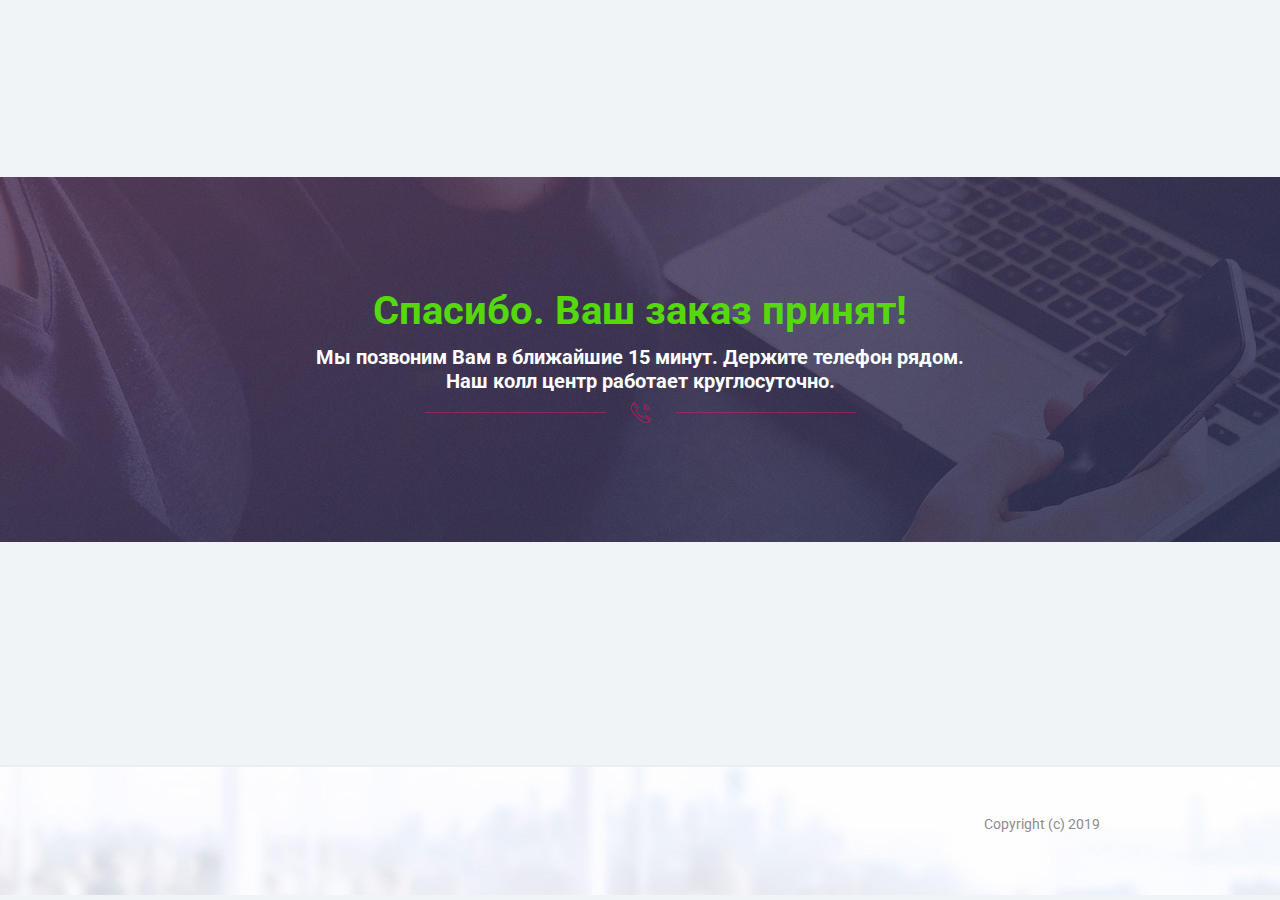
<file: call.html>
<!DOCTYPE html>
<html>
    <head>
                <title>Спецпредложение от нашего интернет-магазина, товары по супер цене! Скидки до 80%.</title>
                <meta http-equiv="Content-Type" content="text/html; charset=utf-8"/>
        <meta name="viewport" content="width=device-width, initial-scale=1.0">
        <link rel="icon" href="/assets_pages/upsells/favicon.ico" type="image/x-icon">
        <link rel="shortcut icon" href="/assets_pages/upsells/favicon.ico" type="image/x-icon">
        <link href='//fonts.googleapis.com/css?family=Roboto:400,300,500,300italic,700&subset=latin,cyrillic'
              rel='stylesheet' type='text/css'>
        <link media="all" href="/assets_pages/upsells/css/main.css?v=0.1" rel="stylesheet" type="text/css"/>
        <link media="all" href="/assets_pages/upsells/css/hint.css" rel="stylesheet" type="text/css"/>
        <script src="//ajax.googleapis.com/ajax/libs/jquery/2.1.3/jquery.min.js"></script>
        <script src="/assets_pages/upsells/js/jquery.placeholder.js"></script>
        
        <script type="text/javascript" src="/assets_pages/js/lib.js"></script>
        <script src="/assets_pages/upsells/js/init.js"></script>
        
        <script>
            $(function() {
                $('.btn_ss_holder').click(function() {
                    Lib.request('/ContactCollector/ajaxCollect', {
                        fio: '', 
                        email: $('#email_subscribe').val(), 
                        product_id: '', 
                        ip_addr: ''
                    }, function(result, data) {
                        if (!result && data)
                            return alert(data);
                        if (result)
                            $('.desc_cc_holder').html('<div class="thanks"><b>Спасибо за участие!</b><br><span>На Вашу почту выслано письмо для подтверждения подписки</span></div>');
                    });
                });
            });
        </script>
        
        <!-- Global site tag (gtag.js) - Google Ads: 453899617 -->
<script async src="https://www.googletagmanager.com/gtag/js?id=AW-453899617"></script>
<script>
  window.dataLayer = window.dataLayer || [];
  function gtag(){dataLayer.push(arguments);}
  gtag('js', new Date());

  gtag('config', 'AW-453899617');
</script>

        <!-- Event snippet for Page vue conversion page -->
<script>
  gtag('event', 'conversion', {'send_to': 'AW-453899617/fHbmCMq-9u4BEOHqt9gB'});
</script>

        
    </head>
    
    <body class="man" style="background-color: #f1f4f6;">
        <div class="first-block">
            <div class="wrapper">
                <div class="wrap">
                    <div class="top-title top-title-c">
                        <h2 style="color: #55d90d;">Спасибо. Ваш заказ принят!</h2>
                                                <div style="color: white; font-weight: bold;">Мы позвоним Вам в ближайшие 15 минут. Держите телефон рядом.<br />
                            Наш колл центр работает круглосуточно.</div>
                                            </div>
                </div>
            </div>
        </div>


        <div class="section footer">
            <div class="wrap clearfix">
                <div class="right"><p>Copyright (c) 2019</p></div>
            </div>
        </div>

                <!--PopUp-->
        <div class="popup reg_form reg_form_pop">
            <a class="close">Close</a>

            <h2 id="center1">Написать отзыв</h2>

            <div>
                <form id="comment-form" action="" class="clearfix">
                    <div>
                        <input type="text" placeholder="Введите ваше имя" required=""/>
                    </div>
                    <div>
                        <textarea cols="" rows="8" placeholder="Введите текст отзыва" required=""></textarea>
                    </div>
                    <button type="submit">Отправить</button>
                </form>
            </div>
        </div>
                







    </body>
</html>
</file>
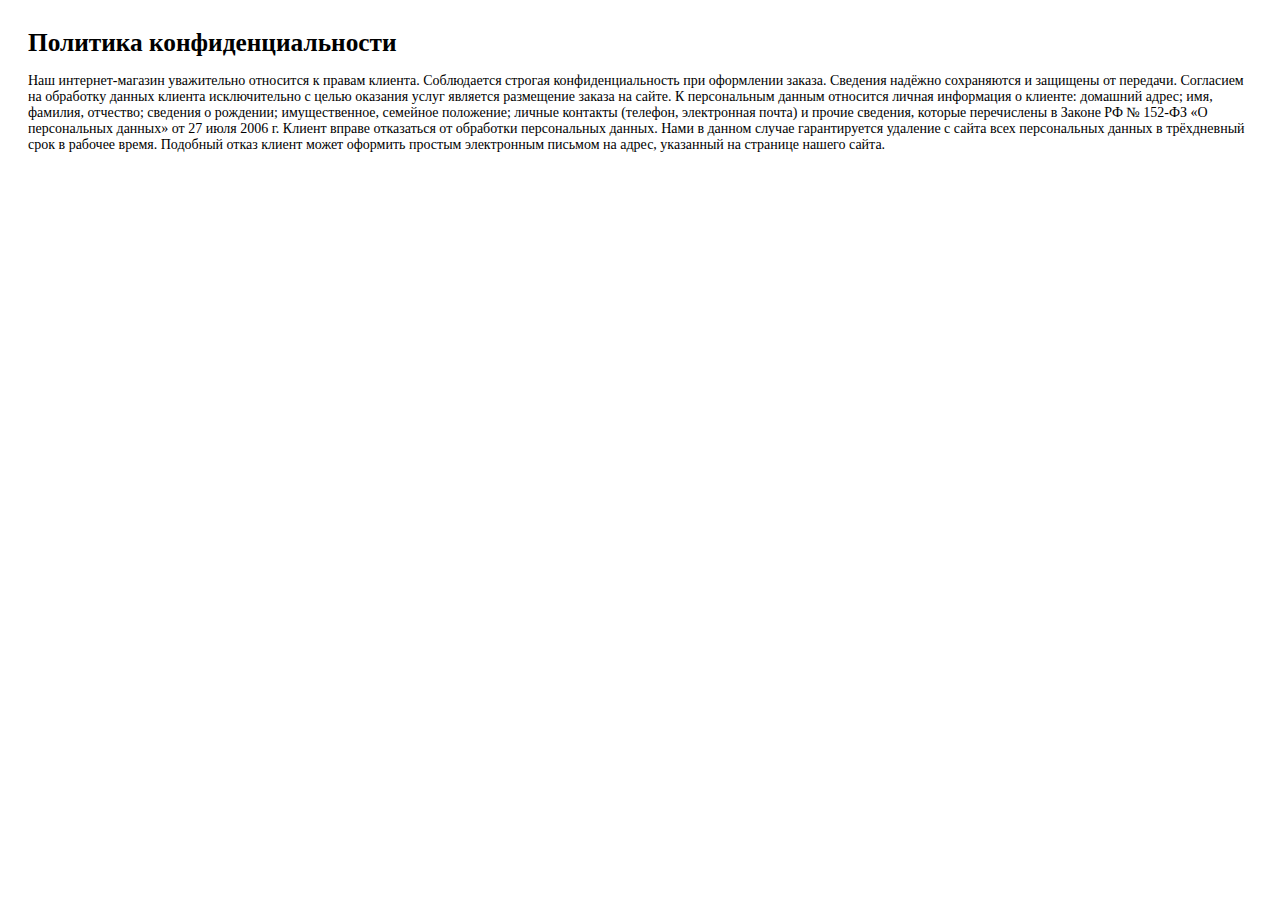
<file: politics.html>
<html>
<head>
	<title>Политика конфиденциальности</title>
<meta charset="UTF-8" />
</head>
<body>
<div style="padding: 20px; font-size: 14px;font-family: 'PT Sans';">
	<h1 style="font-family: 'PT Sans'; padding: 0; margin: 0; margin-bottom: 16px; font-size:19pt; font-weight: bold;">Политика конфиденциальности</h1>
		
Наш интернет-магазин уважительно относится к правам клиента. Соблюдается строгая конфиденциальность при оформлении заказа. Сведения надёжно сохраняются и защищены от передачи.

Согласием на обработку данных клиента исключительно с целью оказания услуг является размещение заказа на сайте.

К персональным данным относится личная информация о клиенте: домашний адрес; имя, фамилия, отчество; сведения о рождении; имущественное, семейное положение; личные контакты (телефон, электронная почта) и прочие сведения, которые перечислены в Законе РФ № 152-ФЗ «О персональных данных» от 27 июля 2006 г.

Клиент вправе отказаться от обработки персональных данных. Нами в данном случае гарантируется удаление с сайта всех персональных данных в трёхдневный срок в рабочее время. Подобный отказ клиент может оформить простым электронным письмом на адрес, указанный на странице нашего сайта.
</body>
</html>
</file>
<file: css/fonts.css>
@font-face {
    font-family: 'AvenirNextCyr';
    src: url('../fonts/AvenirNextCyr-Light.eot') format('eot'),
        url('../fonts/AvenirNextCyr-Light.woff') format('woff'),
        url('../fonts/AvenirNextCyr-Light.ttf') format('truetype');
    font-weight: 300;
    font-style: normal;
}
@font-face {
    font-family: 'AvenirNextCyr';
    src: url('../fonts/AvenirNextCyr-Regular.eot') format('eot'),
        url('../fonts/AvenirNextCyr-Regular.woff') format('woff'),
        url('../fonts/AvenirNextCyr-Regular.ttf') format('truetype');
    font-weight: 400;
    font-style: normal;
}
@font-face {
    font-family: 'AvenirNextCyr';
    src: url('../fonts/AvenirNextCyr-Medium.eot') format('eot'),
        url('../fonts/AvenirNextCyr-Medium.woff') format('woff'),
        url('../fonts/AvenirNextCyr-Medium.ttf') format('truetype');
    font-weight: 500;
    font-style: normal;
}
@font-face {
    font-family: 'AvenirNextCyr';
    src: url('../fonts/AvenirNextCyr-Bold.eot') format('eot'),
        url('../fonts/AvenirNextCyr-Bold.woff') format('woff'),
        url('../fonts/AvenirNextCyr-Bold.ttf') format('truetype');
    font-weight: 700;
    font-style: normal;
}
</file>
<file: css/settings.css>
.form ::-webkit-input-placeholder {
  color: #000;
}

.form ::-moz-placeholder {
  color: #000;
}

.form :-moz-placeholder {
  color: #000;
}

.form :-ms-input-placeholder {
  color: #000;
}

.form :focus::-webkit-input-placeholder {
  color: transparent;
}

.form :focus::-moz-placeholder {
  color: transparent;
}

.form :focus:-moz-placeholder {
  color: transparent;
}

.form :focus:-ms-input-placeholder {
  color: transparent;
}

.hidden {
  display: none;
}

.left {
  float: left;
}

.right {
  float: right;
}

.center {
  text-align: center;
}

.just {
  text-align: justify;
  -moz-text-align-last: center;
  text-align-last: center;
}

.clearfix:after {
  content: '';
  display: block;
  clear: both;
}

.clear {
  clear: both;
  height: 0;
}

.ulfix {
  font-size: 0;
}

/* END my_presets */

h1,
h2,
h3,
h4,
h5,
h6 {
  font-family: 'AvenirNextCyr', Arial, Helvetica, sans-serif;
  font-weight: 700;
}

b,
strong {
  font-weight: 700;
}

body {
  width: 100%;
  min-width: 320px;
  padding: 0;
  margin: 0 auto;
  font-family: 'AvenirNextCyr', Arial, Helvetica, sans-serif;
  font-weight: 400;
  font-size: 16px;
  line-height: 24px;
  color: #333;
  background: #fff;
}

section {
  width: 100%;
  max-width: 1920px;
  margin: 0 auto;
  padding: 40px 0;
}

.wrap {
  width: 960px;
  padding: 0 10px;
  margin: 0 auto;
  height: 100%;
  position: relative;
}

.wrap:after {
  clear: both;
  content: "";
  display: table;
}

.nopad {
  padding: 0;
}

.form .field {
  position: relative;
  display: block;
  outline: 0;
  border: none;
  width: 100%;
  height: 56px;
  line-height: 56px;
  margin: 0 auto 15px;
  padding: 0 20px;
  background: #f3f4f6;
  text-align: left;
  font-size: 16px;
  font-family: 'AvenirNextCyr', Arial, Helvetica, sans-serif;
  font-weight: 400;
  color: #333;
  -webkit-transition: all 0.2s;
  -moz-transition: all 0.2s;
  -o-transition: all 0.2s;
  transition: all 0.2s;
  -webkit-border-radius: 4px;
  -moz-border-radius: 4px;
  border-radius: 4px;
  -webkit-box-shadow: inset 0 1px 2px 0 rgba(0, 0, 0, .2);
  -moz-box-shadow: inset 0 1px 2px 0 rgba(0, 0, 0, .2);
  box-shadow: inset 0 1px 2px 0 rgba(0, 0, 0, .2);
}

.button-m {
  position: relative;
  display: block;
  width: 280px;
  height: 68px;
  line-height: 70px;
  margin: 0 auto;
  border: none;
  text-align: center;
  font-family: 'AvenirNextCyr', Arial, Helvetica, sans-serif;
  font-size: 18px;
  font-weight: 700;
  text-transform: uppercase;
  text-decoration: none;
  cursor: pointer;
  color: #333;
  background: #ffd800;
  background: -moz-linear-gradient(top, #ffd800 0%, #ffbb02 100%);
  background: -webkit-linear-gradient(top, #ffd800 0%, #ffbb02 100%);
  background: -webkit-gradient(linear, left top, left bottom, from(#ffd800), to(#ffbb02));
  background: -o-linear-gradient(top, #ffd800 0%, #ffbb02 100%);
  background: linear-gradient(to bottom, #ffd800 0%, #ffbb02 100%);
  filter: progid:DXImageTransform.Microsoft.gradient(startColorstr='#ffd800', endColorstr='#ffbb02', GradientType=0);
  -webkit-box-shadow: 0 4px 0 0 #edaf02;
  -moz-box-shadow: 0 4px 0 0 #edaf02;
  box-shadow: 0 4px 0 0 #edaf02;
  -webkit-border-radius: 4px;
  -moz-border-radius: 4px;
  border-radius: 4px;
  -webkit-appearance: none;
  -moz-appearance: none;
  appearance: none;
}

.button-m:active {
  top: 1px;
  -webkit-box-shadow: 0 2px 0 0 #edaf02;
  -moz-box-shadow: 0 2px 0 0 #edaf02;
  box-shadow: 0 2px 0 0 #edaf02;
}

.form .button-m {
  width: 100%;
  margin-top: 10px;
}

.blue-bg h2.title,
.green-bg h2.title {
  color: rgb(0, 0, 0);
}

.blue-bg h2.title span,
.green-bg h2.title span {
  color: #ffd800;
}

h2.title {
  margin: 0 0 30px 0;
  text-transform: uppercase;
  text-align: center;
  font-size: 36px;
  line-height: 48px;
}

h2.title>span {
  color: #236cd1;
}

.blue-bg {
  background: #296fce;
}

.b7.green-bg {
  background: url("../img/bg5-a8b.arb.jpg") no-repeat center / cover !important;
}

/*   list-v1   */

.list-v1 {
  font-size: 0;
  text-align: center;
}

.list-v1 li {
  display: inline-block;
  vertical-align: top;
  width: 31%;
  font-size: 16px;
  text-align: center;
}

.list-v1 li p {
  padding: 0 8px;
}

.list-v1 li img {
  display: block;
  width: 96%;
  margin: 0 auto 10px;
  /*border: 4px solid #fff;*/
}

/*   plus list   */

.plus_list {
  font-size: 0;
  margin-bottom: -50px;
}

.plus_list li {
  position: relative;
  display: inline-block;
  width: 50%;
  height: 180px;
  vertical-align: top;
  text-align: right;
  padding: 0 10px;
  margin-bottom: 50px;
}

.plus_list li img {
  display: inline-block;
  border: 4px solid #fff;
}

.plus_list .desc {
  position: absolute;
  left: 10px;
  top: 18px;
  width: 260px;
  height: 144px;
  background: #fff;
  border-left: 4px solid #ffd800;
  font-size: 16px;
  text-align: left;
  padding: 10px 10px 0 17px;
}

/*   Dots   */

.slick-dotted.slick-slider {
  margin-bottom: 30px;
}

.slick-dots {
  position: absolute;
  bottom: -25px;
  display: block;
  width: 100%;
  padding: 0;
  margin: 0;
  list-style: none;
  text-align: center;
}

.slick-dots li {
  width: auto;
  height: 0;
  margin: 0 5px;
  text-align: center;
  display: inline-block;
}

.slick-dots li button {
  width: 12px;
  height: 12px;
  padding: 0;
  background: rgba(255, 255, 255, 0.2);
  border: none;
  display: inline-block;
  text-indent: -9000px;
  cursor: pointer;
  -webkit-border-radius: 50%;
  -moz-border-radius: 50%;
  border-radius: 50%;
}

.slick-dots li button:before {
  display: none;
}

.slick-dots li.slick-active button {
  background: #ffc900;
}


.slick-prev,
.slick-next {
  font-size: 0;
  line-height: 0;
  position: absolute;
  top: 150px;
  display: block;
  padding: 0;
  cursor: pointer;
  color: transparent;
  border: none;
  outline: none;
  background: url("../img/arrow-0e2.arb.png") no-repeat 0 0;
  width: 40px;
  height: 40px;
  z-index: 3;
  -moz-border-radius: 50%;
  border-radius: 50%;
  -webkit-border-radius: 50%;
}

.slick-prev {
  left: -40px;
}

.slick-next {
  background-position: -40px 0;
  right: -40px;
}

/*   timer   */

.timer {
  border: 1px solid #cfd0d1;
  width: 280px;
  margin: 0 auto 10px;
  background: url("../img/timer-icon-02a.arb.png") 18px 14px no-repeat #80c926;
}

.countbox:before {
  content: 'Конец акции через:';
  display: block;
  text-align: center;
  font-size: 14px;
  color: #333;
  font-weight: 700;
  margin-bottom: 2px;
  text-transform: uppercase;
  padding-top: 5px;
}

.countbox {
  height: 76px;
  width: 200px;
  padding-left: 0;
  margin: 0 auto;
  background: #fff;
  float: right;
}

.countbox>div:last-child {
  margin: 0;
}

.countbox>div:first-child {
  margin-left: 15px;
}

.countbox .countbox-num {
  float: left;
  width: 46px;
  height: 38px;
  margin-right: 16px;
}

.countbox-hours,
.countbox-mins,
.countbox-secs {
  color: #333;
  font-size: 30px;
  text-align: center;
  font-weight: 700;
  line-height: 24px;
  letter-spacing: .3px;
}

.countbox-hours-text,
.countbox-mins-text,
.countbox-secs-text {
  font-size: 11px;
  line-height: 10px;
  text-align: center;
  text-transform: lowercase;
}

@media screen and (max-width: 959px) {
  .wrap {
    width: 640px;
  }
}

@media screen and (max-width: 639px) {
  .wrap {
    width: 320px;
  }

}
</file>
<file: css/style.css>
.wrap-comp{
  padding: 0 15px;
  font-size: 20px;
  line-height: 1.3;
}
.wrap-comp ul{
  list-style-type: disc;
}
.wrap-comp li{
  margin: 9px 0;
  font-weight: 500;
}

.char-item{
  display: flex;
  justify-content: space-between;
  align-items: center;
  margin-bottom: 4px;
  padding-bottom: 4px;
  border-bottom: 1px dashed #cccccc;
}
.wrap-chars h3{
  font-size: 24px;
  line-height: 1.4;
  margin: 7px 0;
}
.wrap-slider-comp{
  overflow: hidden;
  width: 100%;
}
.wrap-slider-comp img{
  height: auto;
}
.b4.comp{
  padding-top: 0;
}

@media (min-width: 659px) {
  .b4.comp .wrap:last-child{
    display: flex;
    justify-content: center;
    align-items: center;
  }
  .wrap-slider-comp{
    overflow: hidden;
    width: 65%;
  }
}

.text-bg{
  display: flex;
  justify-content: flex-end;
  align-items: center;
  min-height: 565px;
  padding: 0;
}
.wrap-text{
  width: 50%;
  padding: 0 25px;
  color: #fff;
}
.wrap-text p{
  font-size: 19px;
  line-height: 1.3;
  margin: 15px 0;
}

.wrap-videos{
  display: flex;
  justify-content: center;
  align-items: center;
}
.wrap-videos > * {
  margin: 0 7px;
}
@media (max-width: 959px) {
  .wrap-videos{
    flex-wrap: wrap;
  }
  .wrap-videos > *{
    width: 100% !important;
    margin: 7px auto;
  }
  .text-bg{
    background-position: 0 !important;
    background-size: cover !important;
  }
  .wrap-text{
    width: 90%;
    margin: 30px auto;
    background-color: rgba(0,0,0,.6);
    padding: 20px 30px;
    border-radius: 12px;
    color: #fff;
  }
}

.comp-slider .slick-prev{
  left: 0;
}
.comp-slider .slick-next{
  right: 0;
}
.comp-slider .slick-arrow{
  top: 50%;
  margin-top: -20px;
}

.slick-dots li button{
  background: #ccc;
}

/*   offer   */

.offer {
  background: url("../img/bg1-06f.arb.jpg") 50% 0 no-repeat #f3f2f1;
  padding: 25px 0 30px;
}

.offer h1 {
  font-size: 40px;
  line-height: 48px;
  color: #236cd1;
  text-transform: uppercase;
  padding-bottom: 15px;
}

.offer h2 {
  font-size: 26px;
  line-height: 26px;
  text-transform: uppercase;
  margin-bottom: 35px;
}

.offer .desc {
  position: absolute;
  right: 11px;
  top: 322px;
  width: 195px;
  font-size: 18px;
  font-weight: 700;
  line-height: 26px;
  color: #fff;
}

.offer .plus {
  width: 330px;
  margin-bottom: 30px;
}

.plus li {
  font-size: 18px;
  line-height: 22px;
}

.plus li:after {
  clear: both;
  content: "";
  display: table;
}

.plus li:not(:last-child) {
  margin-bottom: 10px;
}

.plus li img {
  float: left;
}

.plus li p {
  overflow: hidden;
  font-weight: 700;
  padding: 10px 0 0 15px;
}

@media (min-width: 959px) {
  .offer{
    color: #1c1c1c;
  } 
}

.offer .sale {
  position: absolute;
  left: 410px;
  top: 135px;
  width: 155px;
  height: 155px;
  color: #333;
  font-size: 16px;
  font-weight: 700;
  line-height: 25px;
  padding-top: 32px;
  text-align: center;
  text-transform: uppercase;
  background: url("../img/photo2-82c.arb.png") no-repeat center;
  -webkit-background-size: cover;
  -o-background-size: cover;
  background-size: cover;

}

.offer .sale p {
  font-size: 33px;
}

.offer .sale span {
  font-size: 15px;
}

.offer .order_form {
  width: 280px;
}

.price {
  margin: 0 auto 15px;
  text-align: center;
  text-transform: uppercase;
  background: rgba(255,255,255,0.6);
}

.old-cost {
  float: left;
}

.old-cost p {
  font-size: 22px;
  font-weight: 700;
  line-height: 30px;
}

.old-cost p span {
  text-decoration: line-through;
}

.old-cost>span,
.new-cost>span {
  font-size: 12px;
  font-weight: 600;
}

.new-cost {
  float: right;
}

.new-cost p {
  font-size: 28px;
  font-weight: 700;
  line-height: 30px;
  color: green;
  margin: 0;
}

.new-cost,
.old-cost {
  width: 50%;
  height: 63px;
}

.old-cost p i,
.new-cost p i {
  font-size: 20px;
  font-style: normal;
  text-transform: lowercase;
}

.offer .stock {
  font-size: 14px;
  font-weight: 600;
  text-align: center;
  padding: 20px 0 0;
  color: #fff;
}

.offer .stock b {
  display: inline-block;
  background: #82cc27;
  background: -moz-linear-gradient(top, #82cc27 0%, #77bb23 100%);
  background: -webkit-linear-gradient(top, #82cc27 0%, #77bb23 100%);
  background: -webkit-gradient(linear, left top, left bottom, from(#82cc27), to(#77bb23));
  background: -o-linear-gradient(top, #82cc27 0%, #77bb23 100%);
  background: linear-gradient(to bottom, #82cc27 0%, #77bb23 100%);
  filter: progid:DXImageTransform.Microsoft.gradient(startColorstr='#82cc27', endColorstr='#77bb23', GradientType=0);
  color: #fff;
  padding: 3px 6px;
  margin: 0 4px;
  -webkit-border-radius: 2px;
  -moz-border-radius: 2px;
  border-radius: 2px;
}

.offer.bottom .stock{
  color: #000;
}

.offer.bottom .order_form {
  width: 320px;
  background: #fff;
  padding: 20px;
  -webkit-box-shadow: 0 0 50px rgba(0, 0, 0, 0.09);
  -moz-box-shadow: 0 0 50px rgba(0, 0, 0, 0.09);
  box-shadow: 0 0 50px rgba(0, 0, 0, 0.09);
}

.offer.bottom h2 {
  margin-bottom: 25px;
}

.offer.bottom .price {
  margin-bottom: 10px;
}

.offer.bottom .stock {
  padding-top: 15px;
}

.b1 .list-v1 li {
  color: rgb(0, 0, 0);
  font-size: 20px;
}

/*   b2   */

.b2 .text {
  float: left;
  width: 450px;
  padding-bottom: 43px;
}

.b2 .text p {
  padding: 0 10px 20px 0;
}

.b2 .info {
  position: relative;
  background: #5fa833;
  color: #fff;
  font-weight: 700;
  padding: 12px 20px;
}

.b2 .info:after {
  position: absolute;
  right: -53px;
  bottom: -41px;
  display: block;
  width: 108px;
  height: 321px;
  content: '';
}

.b2 .video {
  position: relative;
  float: right;
  width: 460px;
  background: #fff;
  padding: 10px;
  -webkit-box-shadow: 0 1px 12px rgba(0, 0, 0, 0.09);
  -moz-box-shadow: 0 1px 12px rgba(0, 0, 0, 0.09);
  box-shadow: 0 1px 12px rgba(0, 0, 0, 0.09);
}

.b2 .video:after {
  position: absolute;
  left: 50%;
  bottom: -27px;
  margin-left: -224px;
  display: block;
  width: 448px;
  height: 26px;
  content: '';
}

/*   video-container   */

.video-container {
  position: relative;
  height: 248px;
  overflow: hidden;
  margin: 0;
}

.video-container iframe,
.video-container object,
.video-container embed {
  position: absolute;
  display: block;
  width: 100%;
  height: 100%;
  top: 0;
  left: 0;
}

/*   gallery   */

.gallery {
  overflow: hidden;
  padding: 0;
}

.gallery ul {
  font-size: 0;
  margin: 0 -10px;
}

.gallery ul li {
  display: inline-block;
  vertical-align: top;
  width: 25%;
  padding: 0 10px;
}

.gallery ul li img {
  display: block;
  width: 100%;

}

/*   b3   */

.b3 {
  padding-top: 250px;
  margin-top: -200px;
}

.b3 .plus_list {
  margin-bottom: 0;
}

/*   b4   */

.b4 .list-v1 {
  margin-bottom: -45px;
}

.b4 .list-v1 li img {
  border-color: #f0f6ff;
}

.b4 .list-v1 li {
  padding-bottom: 45px;
}

.b4 .list-v1 li p {
  padding: 0 20px;
}

/*   b5   */

.b5 {
  overflow: hidden;
  min-height: 530px;
  padding-top: 0;
}

.b5 .wrap:before {
  position: absolute;
  left: -80px;
  top: 0;
  width: 694px;
  height: 530px;
  content: '';
}

.b5 .wrap {
  padding: 40px 0 0 310px;
}

.b5 h2.title {
  text-align: left;
}

.b5 .plus li {
  width: 310px;
  margin-bottom: 20px;
}

.b5 .plus li:nth-child(1) {
  margin-left: 80px;
}

.b5 .plus li:nth-child(2) {
  margin-left: 160px;
}

.b5 .plus li:nth-child(3) {
  margin-left: 240px;
}

.b5 .plus li p {
  color: #fff;
  font-size: 16px;
}

.b5 a.button-m {
  margin-left: 320px;
}

/*   b6   */

.b6 {
  background: #ebe8e7;
  height: 550px;
}

.b6 .box {
  background: #fff;
}

.b6 .ava {
  position: relative;
  float: right;
}

.b6 .ava:before,
.b6 .ava:after {
  position: absolute;
  top: 50%;
  margin-top: -30px;
  width: 60px;
  height: 60px;
  content: '';
}

.b6 .ava:before {
  display: block;
  left: -30px;
}

.b6 .ava:after {
  display: none;
}

.b6 .ava img {
  display: block;
}

.b6 .text {
  overflow: hidden;
  padding: 25px 30px;
}

.b6 .text p {
  padding-bottom: 20px;
}

.b6 .text p:last-child {
  padding-bottom: 0;
}

.b6 .ava .info {
  position: absolute;
  left: 0;
  right: 0;
  bottom: 0;
  background: #236cd1;
  color: #fff;
  text-align: center;
  padding: 15px;
}

.b6 .ava .info b {
  display: block;
  font-size: 18px;
  padding-bottom: 5px;
}

.b6 .ava .info p {
  font-size: 14px;
  line-height: normal;
}

.b6 .ava .info span {
  display: block;
}

/*   b7   */

.b7 h2.title {
  margin-bottom: 15px;
}

.b7 .top_text {
  text-align: center;
  color: #fff;
  max-width: 580px;
  margin: 0 auto 40px;
}

/*   reviews-6   */

.reviews-6 {
  width: 860px;
  margin: 0 auto;
}

.reviews-6 .rev {
  background: #fff;
  margin: 0 20px 20px;
}

.reviews-6 .rev:after {
  clear: both;
  content: "";
  display: table;
}

.reviews-6 .rev .rev-img {
  float: left;
}

.reviews-6 .rev .rev-img img {
  display: block;
}

.reviews-6 .rev .rev-cont {
  overflow: hidden;
  padding: 25px 20px 0 20px;
  position: relative;
}

.reviews-6 .rev .rev-cont:before {
  content: '';
  display: block;
  background: url("../img/quote-dc0.arb.png") 0 0 no-repeat;
  width: 28px;
  height: 24px;
  position: absolute;
  top: 20px;
  right: 40px;
}

.reviews-6 .rev .rev-cont h3 {
  font-size: 16px;
  text-transform: uppercase;
}

.reviews-6 .rev h3:after {
  display: block;
  background: url("../img/rating-131.arb.png") 0 0 no-repeat;
  width: 86px;
  height: 14px;
  margin: 5px auto 10px;
  content: '';
}

.reviews-6 .rev h3:after {
  margin: 5px 0 10px 0;
}

/*   order2   */

.order2 {
  font-size: 0;
  text-align: center;
}

.order2:after {
  content: '';
  display: block;
  clear: both;
}

.order2 li {
  position: relative;
  width: 220px;
  font-size: 16px;
  display: inline-block;
  vertical-align: top;
  margin: 0 10px;
}

.order2 li:before {
  content: '1';
  display: block;
  position: absolute;
  top: 0;
  left: 0;
  text-align: center;
  color: #fff;
  font-size: 25px;
  font-weight: 700;
  background: #78bd24;
  width: 48px;
  height: 48px;
  line-height: 48px;
}

.order2 li:nth-child(2):before {
  content: '2';
}

.order2 li:nth-child(3):before {
  content: '3';
}

.order2 li:nth-child(4):before {
  content: '4';
}

.order2 li img {
  margin-bottom: 4px;
  border: 4px solid #f0f6ff;
}

.order2 p {
  background: #236cd1;
  color: #fff;
  padding: 10px 9px 14px;
}

/*   line sale   */

.line_sale {
  padding: 23px 0;
  background: #77bb23;
  background: -moz-linear-gradient(top, #77bb23 0%, #82cc27 100%);
  background: -webkit-linear-gradient(top, #77bb23 0%, #82cc27 100%);
  background: -webkit-gradient(linear, left top, left bottom, from(#77bb23), to(#82cc27));
  background: -o-linear-gradient(top, #77bb23 0%, #82cc27 100%);
  background: linear-gradient(to bottom, #77bb23 0%, #82cc27 100%);
  filter: progid:DXImageTransform.Microsoft.gradient(startColorstr='#77bb23', endColorstr='#82cc27', GradientType=0);
}

.line_sale h2 {
  font-size: 27px;
  font-weight: 700;
  text-align: center;
  text-transform: uppercase;
  color: #fff;
  letter-spacing: 1.5px;
}

.line_sale h2 span {
  color: #fff800;
}

/*   footer   */

.footer {
  text-align: center;
  padding: 20px 0 ;
}

.footer a {
  font-size: 14px;
  color: #333;
  padding: 0 10px;
}

@media screen and (max-width: 959px) {

  .offer {
    background: url("../img/bg1t-919.arb.jpg") 50% 0 no-repeat #fafaf9;
  }

  .offer h1 {
    font-size: 34px;
    line-height: 34px;
  }

  .offer h2 {
    font-size: 18px;
    line-height: 18px;
  }

  .plus li {
    font-size: 18px;
    font-weight: 900;
  }

  .price {
    margin-bottom: 25px;
  }

  .offer .desc {
    top: 126px;
    width: 240px;
    text-align: center;
    padding: 0 20px;
  }

  .offer .sale {
    left: 335px;
    top: 120px;
  }

  h2.title {
    font-size: 32px;
    line-height: 40px;
  }
  .wrap-slider-comp{
    width: 90%;
    max-width: 600px;
    float: none;
    margin: 0 auto;
  }

  .list-v1 {
    margin-bottom: -25px;
  }

  .list-v1 li {
    width: 50%;
    padding-bottom: 25px;
  }

  .list-v1 li p {
    padding: 0 40px;
  }

  .b2 .text {
    float: none;
    width: auto;
    padding-bottom: 20px;
    text-align: justify;
    -moz-text-align-last: center;
    text-align-last: center;
  }

  .b2 .text p {
    padding: 0 0 20px;
  }

  .b2 .info:after {
    display: none;
  }

  .b2 .video {
    float: none;
    width: auto;
  }

  .video-container {
    height: 338px;
  }

  .gallery {
    width: 100%;
    max-width: 640px;
    padding-bottom: 30px;
  }

  .gallery ul li {
    width: 50%;
    text-align: center;
    padding: 0;
  }

  .gallery ul {
    padding: 0 2px;
    margin: 0;
  }

  .gallery ul li img {
    border: 2px solid #fff;
  }

  .b3 {
    margin-top: 0;
    padding-top: 40px;
  }

  .plus_list li {
    margin-bottom: 30px;
  }

  .plus_list li img {
    display: block;
    margin: 0 auto 10px;
  }

  .plus_list .desc {
    position: relative;
    left: auto;
    top: auto;
  }

  .plus_list li {
    height: auto;
  }

  .plus_list .desc {
    margin: 0 auto;
  }

  .b4 .list-v1 li p {
    padding: 0 55px;
  }

  .b5 h2.title {
    text-align: center;
  }

  .b5 {
    min-height: 100px;
  }

  .b5 .wrap {
    padding-left: 10px;
    padding-right: 10px;
  }

  .b5 .plus {
    width: 310px;
    margin: 0 auto;
    padding-bottom: 15px;
  }

  .b5 .plus li {
    width: 100%;
  }

  .b5 .plus li:nth-child(1),
  .b5 .plus li:nth-child(2),
  .b5 .plus li:nth-child(3) {
    margin-left: 0;
  }

  .b5 .wrap:before {
    display: none;
  }

  .b5 a.button-m {
    margin: 0 auto;
  }

  .b6 {
    height: auto;
    background: #f9f9f9;
  }

  .b6 .box {
    padding-top: 30px;
  }

  .b6 .ava {
    float: none;
    width: 100%;
    max-width: 300px;
    margin: 0 auto;
  }

  .b6 .ava img {
    -webkit-border-radius: 6px;
    -moz-border-radius: 6px;
    border-radius: 6px;
  }

  .b6 .ava .info {
    -webkit-border-radius: 0 0 6px 6px;
    -moz-border-radius: 0 0 6px 6px;
    border-radius: 0 0 6px 6px;
  }

  .b6 .ava:before {
    left: -90px;
  }

  .b6 .ava:after {
    display: block;
    right: -90px;
  }

  .b6 .text {
    padding: 25px;
  }

  .reviews-6 {
    width: 100%;
  }

  .reviews-6 .rev .rev-cont {
    padding: 25px 20px 20px;
  }

  .reviews-6 .rev .rev-img {
    padding-top: 20px;
    float: none;
  }

  .reviews-6 .rev .rev-img img {
    display: block;
    margin: 0 auto;
  }

  .reviews-6 .rev .rev-cont h3 {
    text-align: center;
  }

  .reviews-6 .rev h3:after {
    margin: 5px auto 10px;
  }

  .reviews-6 .slick-next {
    right: 73px;
  }

  .reviews-6 .slick-prev {
    left: 73px;
  }

  .reviews-6 .slick-prev,
  .reviews-6 .slick-next {
    top: 150px;
  }

  .order2 {
    margin-bottom: -40px;
  }

  .order2 li {
    margin: 0 40px 40px;
  }

  .line_sale {
    padding: 15px 0;
  }

  .line_sale h2 {
    font-size: 22px;
    line-height: normal;
  }

  .line_sale h2 span {
    display: block;
  }

  .offer.bottom h2 {
    margin-bottom: 37px;
  }

  .offer.bottom .sale {
    left: 345px;
  }

}

@media screen and (max-width: 639px) {

  .offer h1 {
    font-size: 24px;
    line-height: 34px;
    text-align: center;
    word-break: break-all;
  }

  .offer {
    background: url("../img/bg1m-d05.arb.jpg") 50% 0 no-repeat #fbfbfb;
    height: auto;
    padding-bottom: 35px;
  }

  .offer h2,
  .offer.bottom h2 {
    font-size: 16px;
    text-align: center;
    margin-bottom: 20px;
  }

  .offer .desc {
    position: static;
    width: 100%;
    padding: 13px 55px;
    background: #154fbf;
    background: -moz-linear-gradient(top, #154fbf 0%, #236cd1 100%);
    background: -webkit-linear-gradient(top, #154fbf 0%, #236cd1 100%);
    background: -webkit-gradient(linear, left top, left bottom, from(#154fbf), to(#236cd1));
    background: -o-linear-gradient(top, #154fbf 0%, #236cd1 100%);
    background: linear-gradient(to bottom, #154fbf 0%, #236cd1 100%);
    filter: progid:DXImageTransform.Microsoft.gradient(startColorstr='#154fbf', endColorstr='#236cd1', GradientType=0);
    -webkit-border-radius: 4px;
    -moz-border-radius: 4px;
    border-radius: 4px;
    margin-bottom: 35px;
  }

  .offer .sale {
    position: relative;
    left: auto;
    top: auto;
    margin: 0 0 117px 20px;
  }

  .offer .plus {
    width: 100%;
  }

  section {
    padding: 30px 0;
  }

  h2.title {
    font-size: 20px;
    line-height: 28px;
    margin-bottom: 25px;
  }

  .b1 .list-v1 li {
    width: 100%;
  }

  .b2 .info {
    text-align: center;
  }

  .gallery ul li {
    width: 100%;
  }

  .video-container {
    height: 158px;
  }
  .char-item{
    padding-left: 5px;
    padding-right: 5px;
  }

  .b2 .video:after {
    display: none;
  }

  .gallery {
    max-width: 320px;
  }

  .plus_list li {
    width: 100%;
  }
  .plus li p{
    color: #FFF;
  }

  .plus_list .desc {
    height: auto;
    padding-bottom: 10px;
  }

  .list-v1 li {
    width: 100%;
  }

  .b4 .list-v1 {
    margin-bottom: -20px;
  }

  .b4 .list-v1 li {
    padding-bottom: 20px;
  }

  .b5 .wrap {
    padding: 30px 10px 0;
  }

  .b5 .plus {
    width: 100%;
  }

  .b6 .box {
    padding-top: 0;
  }

  .b6 .ava img,
  .b6 .ava .info {
    -webkit-border-radius: 0;
    -moz-border-radius: 0;
    border-radius: 0;
  }

  .b6 .ava:before,
  .b6 .ava:after {
    display: none;
  }

  .b6 .text {
    padding: 20px;
  }

  .b7 .top_text {
    padding: 0 10px;
    margin: 0 auto 25px;
  }

  .reviews-6 .rev .rev-img {
    padding: 10px 10px 0 10px;
  }

  .reviews-6 .slick-next {
    right: -10px;
  }

  .reviews-6 .slick-prev {
    left: -10px;
  }

  .reviews-6 .slick-prev,
  .reviews-6 .slick-next {
    top: 120px;
  }

  .reviews-6 .rev .rev-cont:before {
    display: none;
  }

  .reviews-6 .rev .rev-cont {
    padding: 15px;
  }

  .offer.bottom .order_form {
    margin: 0 -10px;
  }

  .offer.bottom .sale {
    left: auto;
    margin-bottom: 115px;
  }

  .footer {
    padding: 30px 0;
  }

  .footer img {
    display: block;
    margin: 0 auto 15px;
  }

  .b4 .wrap {
    margin: 0;
    padding: 0;
    width: 100%;
  }

  .b4 img {
    width: 100%;
  }
}

.copyright { font-size: 14px;text-align: center; padding:20px 0;color: #6C6E6F;}
.copyright p { width: 100%; text-align: center; padding: 0; margin: 0; } 
.copyright img { margin: 10px auto!important; max-width:100%; }
.copyright a {color: #6C6E6F; text-decoration: none;}
.copyright a:hover { color:#FF0069; text-decoration: none; }

.errField { display:none; font-size: 14px; background: #f00; color: #fff; text-align: center; padding: 10px; margin-bottom:10px; }

.errorMessage {font-size: 11px;background: rgba(255, 0, 0, 0.64);color: #fff;text-align: center;padding: 5px 10px;position: absolute;margin: 27px 0 0; z-index: 99999; }


.feature__wrap{
  margin-top: 70px;
  display: flex;
  justify-content: space-around;
  flex-wrap: wrap;
  text-align: center;
}
.feature__item{
  display: flex;
  flex-direction: column;
  text-align: center;
  width: 400px;
  margin-bottom: 30px;
}
.feature__item img{
  width: 100%;
  display: block;
  margin: 0 auto;
}
.feature__item h3{
  font-size: 25px;
  margin: 10px 0px;
}
</file>
<file: assets_pages/fonts/roboto.css>
@font-face {
    font-family: 'Roboto';
    src: local('Roboto Thin'), local('Roboto-Thin'), url('robotothin.woff2') format('woff2'), url('robotothin.woff') format('woff'), url('robotothin.ttf') format('truetype');
    font-weight: 100;
    font-style: normal;
}
@font-face {
    font-family: 'Roboto';
    src: local('Roboto Thin Italic'), local('Roboto-ThinItalic'), url('robotothinitalic.woff2') format('woff2'), url('robotothinitalic.woff') format('woff'), url('robotothinitalic.ttf') format('truetype');
    font-weight: 100;
    font-style: italic;
}
@font-face {
    font-family: 'Roboto';
    src: local('Roboto Light'), local('Roboto-Light'), url('robotolight.woff2') format('woff2'), url('robotolight.woff') format('woff'), url('robotolight.ttf') format('truetype');
    font-weight: 300;
    font-style: normal;
}
@font-face {
    font-family: 'Roboto';
    src: local('Roboto Light Italic'), local('Roboto-LightItalic'), url('robotolightitalic.woff2') format('woff2'), url('robotolightitalic.woff') format('woff'), url('robotolightitalic.ttf') format('truetype');
    font-weight: 300;
    font-style: italic;
}
@font-face {
    font-family: 'Roboto';
    src: local('Roboto'), local('Roboto-Regular'), url('roboto.woff2') format('woff2'), url('roboto.woff') format('woff'), url('roboto.ttf') format('truetype');
    font-weight: 400;
    font-style: normal;
}
@font-face {
    font-family: 'Roboto';
    src: local('Roboto Italic'), local('Roboto-Italic'), url('robotoitalic.woff2') format('woff2'), url('robotoitalic.woff') format('woff'), url('robotoitalic.ttf') format('truetype');
    font-weight: 400;
    font-style: italic;
}
@font-face {
    font-family: 'Roboto';
    src: local('Roboto Medium'), local('Roboto-Medium'), url('robotomedium.woff2') format('woff2'), url('robotomedium.woff') format('woff'), url('robotomedium.ttf') format('truetype');
    font-weight: 500;
    font-style: normal;
}
@font-face {
    font-family: 'Roboto';
    src: local('Roboto Medium Italic'), local('Roboto-MediumItalic'), url('robotomediumitalic.woff2') format('woff2'), url('robotomediumitalic.woff') format('woff'), url('robotomediumitalic.ttf') format('truetype');
    font-weight: 500;
    font-style: italic;
}
@font-face {
    font-family: 'Roboto';
    src: local('Roboto Bold'), local('Roboto-Bold'), url('robotobold.woff2') format('woff2'), url('robotobold.woff') format('woff'), url('robotobold.ttf') format('truetype');
    font-weight: 700;
    font-style: normal;
}
@font-face {
    font-family: 'Roboto';
    src: local('Roboto Bold Italic'), local('Roboto-BoldItalic'), url('robotobolditalic.woff2') format('woff2'), url('robotobolditalic.woff') format('woff'), url('robotobolditalic.ttf') format('truetype');
    font-weight: 700;
    font-style: italic;
}
@font-face {
    font-family: 'Roboto';
    src: local('Roboto Black'), local('Roboto-Black'), url('robotoblack.woff2') format('woff2'), url('robotoblack.woff') format('woff'), url('robotoblack.ttf') format('truetype');
    font-weight: 900;
    font-style: normal;
}
@font-face {
    font-family: 'Roboto';
    src: local('Roboto Black Italic'), local('Roboto-BlackItalic'), url('robotoblackitalic.woff2') format('woff2'), url('robotoblackitalic.woff') format('woff'), url('robotoblackitalic.ttf') format('truetype');
    font-weight: 900;
    font-style: italic;
}
</file>
<file: assets_pages/css/popup-m1-style.css>
#m1-form, #m1-form>div, .close-m1, .popup-m1-title, .popup-m1-cont, .popup-m1-form,
.popup-m1-text2, .popup-m1-text1, #m1-form .popup-m1-form input[type=text], #m1-form .popup-m1-form input[type=tel]
#m1-form .popup-m1-form button{width: auto; max-width: none; height: auto; max-height: none; margin: 0; padding: 0; border: 0; outline: 0; float: none; position: relative; background: none; line-height: normal; font-family: "Tahoma", "Geneva", "Kalimati", sans-serif; -webkit-box-sizing: border-box; -moz-box-sizing: border-box; box-sizing: border-box;}
#m1-form {
    position: fixed;
    display: none;
    width: 450px;
    margin-left: -225px;
    margin-top: -280px;
    top: 50%;
    /*    top: 10%;*/
    left: 50%;
    background: #fff;
    z-index: 9999999;
    -webkit-border-radius: 8px;
    -moz-border-radius: 8px;
    border-radius: 8px;
    -webkit-box-shadow: 0px 0px 0px 0px rgba(0, 0, 0, 0);
    -moz-box-shadow:    0px 0px 0px 0px rgba(0, 0, 0, 0);
    box-shadow:         0px 0px 0px 0px rgba(0, 0, 0, 0);
}
#m1-form a.close-m1 {
    position: absolute;
    display: block;
    width: 28px;
    height: 28px;
    line-height: 26px;
    top: 3px;
    right: 3px;
    background: transparent;
    font-size: 24px;
    color: #fff;
    text-decoration: none;
    text-align: center;
    cursor: pointer;
    z-index: 999;
}
#m1-form a.close-m1:before{
    content: '\00D7';
}
#m1-form>div{
    position: relative;
    width: 100%;
    overflow: hidden;
    -webkit-border-radius: 8px;
    -moz-border-radius: 8px;
    border-radius: 8px;
}
#m1-form .popup-m1-title{
    position: relative;
    padding: 20px 0px 16px;
    text-align: center;
    text-transform: uppercase;
    font-weight: 700;
    font-size: 25px;
    letter-spacing: 0.7px;
    line-height: 1.3em;
    color: #fff;
    background: #64ca50;
}
#m1-form .popup-m1-title:before, #m1-form .popup-m1-title:after {
    content: "";
    position: absolute;
    width: 50%;
    height: 20px;
    bottom: -10px;
    background: #64ca50;
}
#m1-form .popup-m1-title:before {
    left: 0;
    transform: skew(0deg, 4deg);
}
#m1-form .popup-m1-title:after {
    right: 0;
    transform: skew(0deg, -4deg);
}
#m1-form .popup-m1-cont{
    position: relative;
    padding: 45px 20px 30px;
    color: #333;
    font-size: 17px;
    line-height: 1.5em;
}
#m1-form .popup-m1-cont div.popup-m1-text1{
    text-align: center;
}
#m1-form .popup-m1-form{
    position: relative;
    display: block;
    height: auto;
    width: auto;
    background: none;
    padding: 30px 0;
    border-radius: 0;
    -webkit-box-shadow: 0 0 0 0;
    -moz-box-shadow:    0 0 0 0;
    box-shadow:         0 0 0 0;
}
#m1-form .popup-m1-form:after{
    content: '';
    display: block;
    clear: both;
    height: 0px;
}
#m1-form .popup-m1-form input[type=text],
#m1-form .popup-m1-form input[type=tel],
#m1-form .popup-m1-form button{
    border: 0;
    outline: 0;
    margin: 0;
    padding: 0;
    font-style: normal;
    font-weight: 400;
    text-transform: none;
    background: #fff;
    -webkit-box-shadow: 0 0 0 0;
    -moz-box-shadow:    0 0 0 0;
    box-shadow:         0 0 0 0;
    position: relative;
    display: block;
    margin: 0 auto;
    text-align: left;
    -webkit-border-radius: 4px;
    -moz-border-radius: 4px;
    border-radius: 4px;
    outline: none;
}
#m1-form .popup-m1-form button{
    font-weight: 700;
    text-transform: uppercase;
}
#m1-form .popup-m1-form input[type=text]::-webkit-input-placeholder,
#m1-form .popup-m1-form input[type=tel]::-webkit-input-placeholder
{color: #a9a9a9; opacity: 1;}
#m1-form .popup-m1-form input[type=text]:-moz-placeholder,
#m1-form .popup-m1-form input[type=tel]:-moz-placeholder
{color: #a9a9a9; opacity: 1;}
#m1-form .popup-m1-form input[type=text]::-moz-placeholder,
#m1-form .popup-m1-form input[type=tel]::-moz-placeholder
{color: #a9a9a9; opacity: 1;}
#m1-form .popup-m1-form input[type=text]:-ms-input-placeholder,
#m1-form .popup-m1-form input[type=tel]:-ms-input-placeholder
{color: #a9a9a9; opacity: 1;}

#m1-form .popup-m1-form input[type=text],
#m1-form .popup-m1-form input[type=tel]
{
    width: 90%;
    height: 64px;
    margin-bottom: 16px;
    line-height: 64px;
    font-size: 17px;
    color: #222;
    background: #fff;
    text-indent: 20px;
    border: 1px solid #ccc;
    text-shadow: none;
}
#m1-form .popup-m1-form input[type=text]:focus,
#m1-form .popup-m1-form input[type=tel]:focus
{
    border-color: #aaa;
}
#m1-form .popup-m1-form button{
    width: 90%;
    height: 68px;
    line-height: 68px;
    color: #fff;
    text-align: center;
    text-decoration: none;
    text-transform: uppercase;
    font-size: 22px;
    font-weight: 700;
    letter-spacing: 0.7px;
    border-bottom: 3px solid #cd6c00;
    background: #ff8300;
    cursor: pointer;
    -webkit-box-shadow: 0 0 0 0;
    -moz-box-shadow:    0 0 0 0;
    box-shadow:         0 0 0 0;
    text-shadow: 0px 0px 0px;
}
#m1-form .popup-m1-form button:hover{
    background: #ff8f00;
}
#m1-form .popup-m1-form button:active{
    top: -1px;
}
#m1-form .popup-m1-cont div.popup-m1-text2{
    text-align: center;
}
#m1-form .popup-m1-cont div.popup-m1-text2:before{
    content: '';
    position: relative;
    display: inline-block;
    width: 16px;
    height: 15px;
    margin: 0 10px 0 0;
    top: 2px;
    background: url(popup-m1-phone.png) 0 0 no-repeat;
}

/**********For screen**********/
#overlay-popup-m1 {
    display: none;
    position:fixed;
    width: 100%;
    height: 100%;
    top: 0;
    left: 0;
    background: #000;
    -ms-filter: "progid:DXImageTransform.Microsoft.Alpha(Opacity=60)";
    filter: alpha(opacity=60);
    -moz-opacity: 0.6;
    -khtml-opacity: 0.6;
    opacity: 0.6;
    z-index: 999999;
}

@media screen and (max-width: 450px){
    #m1-form {
        width: 100%;
        height: 100%;
        margin-left: 0;
        margin-top: 0;
        top: 0;
        left: 0;
        -webkit-border-radius: 0px;
        -moz-border-radius: 0px;
        border-radius: 0px;
    }
    #m1-form>div{
        -webkit-border-radius: 0px;
        -moz-border-radius: 0px;
        border-radius: 0px;
    }
    #m1-form .popup-m1-cont{
        padding: 45px 12px 30px;
    }
    #m1-form .popup-m1-form input[type=text], #m1-form .popup-m1-form input[type=tel],#m1-form .popup-m1-form button{
        width: 100%;
    }
    #m1-form .popup-m1-title {
        padding: 26px 10px 16px;
        font-size: 24px;
    }
}

@media screen and (max-height: 560px){
    #m1-form {
        margin-top: 0;
        top: 0;
        bottom: 0;
        overflow-y: scroll;
    }
}
</file>
<file: assets_pages/css/enhancer_all_style.css>
/* Общие стили */
#contactless-m1,
#contactless-m1 .contactless-m1__note,
#contactless-m1 .contactless-m1__note .contactless-m1__icon,
#contactless-m1 .contactless-m1__note .contactless-m1__title,
#contactless-m1 .contactless-m1__note .contactless-m1__title p,
#contactless-m1 .contactless-m1__close,
#online-visitors-widget,
#online-visitors-widget .online-visitors-widget__item ,
#online-visitors-widget .online-visitors-widget__item .online-visitors-widget__title,
#order-float-widget,
#order-float-widget .order-float-widget__item ,
#order-float-widget .order-float-widget__item .order-float-widget__title,
#order-float-widget .order-float-widget__item .order-float-widget__triangle,
#oneclick-box-m1,
#oneclick-box-m1 .oneclick-box-m1__line,
#oneclick-box-m1 .oneclick-box-m1__line__link,
#oneclick-box-m1 .oneclick-box-m1__line__link > span,
#oneclick-box-m1 .oneclick-box-m1__line__link > span span
#oneclick-box-m1 .oneclick-box-m1__line__close,
#holiday-box-m1,
#holiday-box-m1 .holiday-box-m1__title,
#holiday-box-m1 .holiday-box-m1__title .holiday-box-m1__discount,
#holiday-box-m1 .holiday-box-m1__title .holiday-box-m1__color,
#holiday-box-m1 .holiday-box-m1__close,
#delivery-float-widget,
#delivery-float-widget .delivery-float-widget__title,
#delivery-float-widget .delivery-float-widget__info,
#delivery-float-widget .delivery-float-widget__close,
#callback-box-m1,
#callback-box-m1 .callback-box-m1__line,
#callback-box-m1 .callback-box-m1__line p,
#callback-box-m1 .callback-box-m1__line__icon,
#callback-box-m1 .callback-box-m1__line__icon div,
#callback-box-m1_indent,
#oneclick-box-m1_indent,
#online-visitors-widget_indent {
    background: none;
    position: static;
    float: none;
    outline: 0;
    padding: 0;
    margin: 0;
    border: 0;
    -webkit-border-radius: 0 0 0 0;
    border-radius: 0 0 0 0;
    width: auto;
    height: auto;
    font-family: 'Roboto', 'Arial', sans-serif;
    font-size: 100%;
    font-weight: 400;
    line-height: 1;
    letter-spacing: normal;
    text-transform: none;
    vertical-align: baseline;
    -webkit-box-sizing: border-box;
    -moz-box-sizing: border-box;
    box-sizing: border-box;
    -webkit-box-shadow: 0 0 0 0 rgba(0, 0, 0, 0), inset 0 0 0 0 rgba(0, 0, 0, 0);
    box-shadow: 0 0 0 0 rgba(0, 0, 0, 0), inset 0 0 0 0 rgba(0, 0, 0, 0);
    text-shadow: 0 0 0 rgba(0, 0, 0, 0);
    -webkit-touch-callout: none;
    -webkit-user-select: none;
    -khtml-user-select: none;
    -moz-user-select: none;
    -ms-user-select: none;
    user-select: none;
}

/* Бесконтактная передача */
#contactless-m1 {
    background: #4cc933;
    z-index: 998;
    text-align: center;
    padding: 12px 35px 15px;
    display: block;
}

#contactless-m1 .contactless-m1__note,
#contactless-m1 .contactless-m1__icon {
    display: inline-block;
}
#contactless-m1 .contactless-m1__note .contactless-m1__icon {
    margin: 0 12px 0 0;
    float: left;
}
#contactless-m1 .contactless-m1__note {
    text-align: left;
}

#contactless-m1 .contactless-m1__note .contactless-m1__title {
    color: #fff;
    font-size: 16px;
    overflow: hidden;
    line-height: 1.3em;
}
#contactless-m1 .contactless-m1__note .contactless-m1__title p {
    font-size: 24px;
    font-weight: 700;
    letter-spacing: .5px;
    margin-bottom: 5px;
    line-height: 1.1em;
}

#contactless-m1 .contactless-m1__close {
    width: 20px;
    height: 20px;
    border-radius: 50%;
    background: #ffffff;
    opacity: .8;
    cursor: pointer;
    position: absolute;
    right: 10px;
    top: 10px;
}

#contactless-m1 .contactless-m1__close:before,
#contactless-m1 .contactless-m1__close:after {
    content: '';
    display: block;
    height: 13px;
    width: 2px;
    background: #000;
    position: absolute;
    top: 4px;
}

#contactless-m1 .contactless-m1__close:before {
    -moz-transform: rotate(-45deg);
    -webkit-transform: rotate(-45deg);
    -o-transform: rotate(-45deg);
    -ms-transform: rotate(-45deg);
    transform: rotate(-45deg);
    left: 9px;
}

#contactless-m1 .contactless-m1__close:after {
    -moz-transform: rotate(45deg);
    -webkit-transform: rotate(45deg);
    -o-transform: rotate(45deg);
    -ms-transform: rotate(45deg);
    transform: rotate(45deg);
    left: 9px;
}

#contactless-m1 .contactless-m1__close:hover {
    opacity: 1;
}

@media screen and (max-width: 620px) {
    #contactless-m1 {
        padding: 12px 35px 15px 10px;
    }
    #contactless-m1 .contactless-m1__note .contactless-m1__title p {
        font-size: 20px;
    }
}



/* Плашка онлайн посетителей */
#online-visitors-widget {
    position: fixed;
    top: 175px;
    right: 0;
    z-index: 999;
}
#online-visitors-widget > div:first-child {
    margin-bottom: 15px;
}
#online-visitors-widget .online-visitors-widget__item {
    border-radius: 5px 0 0 5px;
    padding: 10px;
     -webkit-box-shadow: 0 0 16px 0 rgba(0,0,0,.15);
    box-shadow: 0 0 16px 0 rgba(0,0,0,.15);
    position: relative;
}
#online-visitors-widget .online-visitors-widget__item .online-visitors-widget__title {
    margin-bottom: 8px;
    display: block;
    font-size: 14px;
    line-height: 1em;
    letter-spacing: .2px;
}
#online-visitors-widget .online-visitors-widget__item b {
    font-weight: 700;
    font-size: 20px;
    padding-left: 40px;
}

#online-visitors-widget.online-visitors-widget_light .online-visitors-widget__item {
    background: #fff;
    color:#333;
    font-size: 14px;
}
#online-visitors-widget.online-visitors-widget_dark .online-visitors-widget__item {
    background: rgba(0,0,0,.7);
    color:#fff;
}
#online-visitors-widget.online-visitors-widget_light .online-visitors-widget__item:first-child:before {
    content:'';
    display: block;
    background: url([data-uri]) no-repeat 0 0 / contain;
    width: 26px;
    height: 24px;
    position: absolute;
    left: 10px;
    bottom: 9px;
}
#online-visitors-widget.online-visitors-widget_light .online-visitors-widget__item:last-child:before {
    content:'';
    display: block;
    background: url([data-uri]) no-repeat 0 0 / contain;
    width: 27px;
    height: 23px;
    position: absolute;
    left: 10px;
    bottom: 9px;
}
#online-visitors-widget.online-visitors-widget_dark .online-visitors-widget__item:first-child:before {
    content:'';
    display: block;
    background: url([data-uri]) no-repeat 0 0 / contain;
    width: 26px;
    height: 24px;
    position: absolute;
    left: 10px;
    bottom: 9px;
}
#online-visitors-widget.online-visitors-widget_dark .online-visitors-widget__item:last-child:before {
    content:'';
    display: block;
    background: url([data-uri]) no-repeat 0 0 / contain;
    width: 27px;
    height: 23px;
    position: absolute;
    left: 10px;
    bottom: 9px;
}
#online-visitors-widget_indent {
    height: 46px;
    width: 100%;
    display: none;
}

/*Поплавок сделавших заказ*/
#order-float-widget {
    position: fixed;
    top: 35px;
    right: 20px;
    z-index: 999;
}

#order-float-widget .order-float-widget__item {
    font-size: 14px;
    line-height: 1.5em;
    max-width: 310px;
    padding: 8px 10px 8px 55px;
    border-radius: 5px 5px 0 5px;
    position: relative;
    -webkit-box-shadow: 0 0 16px 0 rgba(0,0,0,.15);
    box-shadow: 0 0 16px 0 rgba(0,0,0,.15);
}
#order-float-widget .order-float-widget__item .order-float-widget__title {
    font-size: 14px;
    font-weight: 700;
    line-height: 1.5em;
    letter-spacing: .2px;
    display: block;
}
#order-float-widget.order-float-widget_light .order-float-widget__item {
    color: #333;
    background: #fff url([data-uri]) no-repeat 10px 10px;
}
#order-float-widget.order-float-widget_light .order-float-widget__item b {
    font-weight: 700;
}
#order-float-widget .order-float-widget__item .order-float-widget__triangle {
    width: 50px;
    height: 28px;
    position: absolute;
    overflow: hidden;
    bottom: -28px;
    right: -16px;
}
#order-float-widget.order-float-widget_light .order-float-widget__item .order-float-widget__triangle:before {
    content:'';
    display: block;
    width: 14px;
    height: 12px;
    background: #fff;
    position: absolute;
    top: -8px;
    right: 16px;
    -moz-transform: skewX(0deg) skewY(30deg);
    -webkit-transform: skewX(0deg) skewY(30deg);
    -o-transform: skewX(0deg) skewY(30deg);
    -ms-transform: skewX(0deg) skewY(30deg);
    transform: skewX(0deg) skewY(30deg);
    -webkit-box-shadow: 0 0 16px 0 rgba(0,0,0,.15);
    box-shadow: 0 0 16px 0 rgba(0,0,0,.15);
}
#order-float-widget.order-float-widget_light .order-float-widget__item .order-float-widget__title {
    color:#67c30d;
}
#order-float-widget.order-float-widget_dark .order-float-widget__item {
    background: rgba(0,0,0,.5) url([data-uri]) no-repeat 10px 10px ;
    color:#fff;
}
#order-float-widget.order-float-widget_dark .order-float-widget__item .order-float-widget__triangle:before {
    content:'';
    display: block;
    width: 14px;
    height: 12px;
    background: rgba(0,0,0,.5);
    position: absolute;
    top: -8px;
    right: 16px;
    -moz-transform: skewX(0deg) skewY(30deg);
    -webkit-transform: skewX(0deg) skewY(30deg);
    -o-transform: skewX(0deg) skewY(30deg);
    -ms-transform: skewX(0deg) skewY(30deg);
    transform: skewX(0deg) skewY(30deg);
    -webkit-box-shadow: 0 0 16px 0 rgba(0,0,0,.15);
    box-shadow: 0 0 16px 0 rgba(0,0,0,.15);
}

/*Кнопка быстрого заказа */
#oneclick-box-m1 {
    position: fixed;
    bottom: 0px;
    left: 0px;
    right: 0px;
    z-index: 999;
    -webkit-box-shadow: 0 0 16px 0 rgba(0,0,0,.45);
    box-shadow: 0 0 16px 0 rgba(0,0,0,.45);
}
#oneclick-box-m1 .oneclick-box-m1__line {
    height: 55px;
    line-height: 55px;
    text-align: center;
    background: #ED5565;
}
#oneclick-box-m1 .oneclick-box-m1__line__link {
    color:#fff;
    font-size: 20px;
    text-decoration: none;
    border-bottom: 1px dashed #fff;
    display: inline-block;
    letter-spacing: .5px;
    cursor: pointer;
}
#oneclick-box-m1 .oneclick-box-m1__line__link > span span {
    font-size: .8em;
    text-decoration: line-through;
}
#oneclick-box-m1 .oneclick-box-m1__line__close {
    width: 20px;
    height: 20px;
    border-radius: 50%;
    background: #ffffff;
    position: absolute;
    right: 10px;
    top: 10px;
    cursor: pointer;
    opacity: .8;
}
#oneclick-box-m1 .oneclick-box-m1__line__close:before,
#oneclick-box-m1 .oneclick-box-m1__line__close:after {
    content: '';
    display: block;
    height: 13px;
    width: 2px;
    background: #cc4350;
    position: absolute;
    top: 4px;
}
#oneclick-box-m1 .oneclick-box-m1__line__close:before {
    -moz-transform: rotate(-45deg);
    -webkit-transform: rotate(-45deg);
    -o-transform: rotate(-45deg);
    -ms-transform: rotate(-45deg);
    transform: rotate(-45deg);
    left: 9px;
}
#oneclick-box-m1 .oneclick-box-m1__line__close:after {
    -moz-transform: rotate(45deg);
    -webkit-transform: rotate(45deg);
    -o-transform: rotate(45deg);
    -ms-transform: rotate(45deg);
    transform: rotate(45deg);
    left: 9px;
}
#oneclick-box-m1 .oneclick-box-m1__line__close:hover {
    opacity: 1;
}
#oneclick-box-m1_indent {
    height: 55px;
    width: 100%;
}
/* ПЛАШКИ ПРАЗДНИКОВ */
#holiday-box-m1 {
    background: url([data-uri]) repeat-x 0 bottom;
    width: 100%;
    position: relative;
    z-index: 998;
}

#holiday-box-m1,
#holiday-box-m1 .holiday-box-m1__title,
#holiday-box-m1 .holiday-box-m1__close {
    display: block;
}

#holiday-box-m1 .holiday-box-m1__title {
    background: #ff6c00;
    color: #fff;
    padding: 10px 35px;
    width: 100%;
    text-align: center;
    text-transform: uppercase;
    font-size: 20px;
    font-weight: 700;
    letter-spacing: 2px;
    line-height: 1.4em;
    overflow: hidden;
}

#holiday-box-m1 .holiday-box-m1__title .holiday-box-m1__discount {
    color: #fdff06;
    font-weight: 700;
    letter-spacing: 2px;
    line-height: 1.4em;
    display: inline-block;
    text-transform: uppercase;
}

#holiday-box-m1:after {
    display: block;
    content: '';
    width: 100%;
    height: 14px;
}

#holiday-box-m1 .holiday-box-m1__close {
    width: 20px;
    height: 20px;
    border-radius: 50%;
    background: #ffffff;
    position: absolute;
    right: 10px;
    top: 10px;
    cursor: pointer;
    opacity: .8;
}

#holiday-box-m1 .holiday-box-m1__close:before,
#holiday-box-m1 .holiday-box-m1__close:after {
    content: '';
    display: block;
    height: 13px;
    width: 2px;
    background: #000;
    position: absolute;
    top: 4px;
}

#holiday-box-m1 .holiday-box-m1__close:before {
    -moz-transform: rotate(-45deg);
    -webkit-transform: rotate(-45deg);
    -o-transform: rotate(-45deg);
    -ms-transform: rotate(-45deg);
    transform: rotate(-45deg);
    left: 9px;
}

#holiday-box-m1 .holiday-box-m1__close:after {
    -moz-transform: rotate(45deg);
    -webkit-transform: rotate(45deg);
    -o-transform: rotate(45deg);
    -ms-transform: rotate(45deg);
    transform: rotate(45deg);
    left: 9px;
}

#holiday-box-m1 .holiday-box-m1__close:hover {
    opacity: 1;
}
/*---МОДИФИКАТОРЫ ПРАЗДНИКОВ---*/
/*Новогодняя*/
#holiday-box-m1.holiday-box-m1_new-year .holiday-box-m1__title {
    background-color: #b61a28;
    background-image: url("data:image/svg+xml,%3Csvg width='90' height='90' viewBox='0 0 100 100' xmlns='http://www.w3.org/2000/svg'%3E%3Cpath d='M11 18c3.866 0 7-3.134 7-7s-3.134-7-7-7-7 3.134-7 7 3.134 7 7 7zm48 25c3.866 0 7-3.134 7-7s-3.134-7-7-7-7 3.134-7 7 3.134 7 7 7zm-43-7c1.657 0 3-1.343 3-3s-1.343-3-3-3-3 1.343-3 3 1.343 3 3 3zm63 31c1.657 0 3-1.343 3-3s-1.343-3-3-3-3 1.343-3 3 1.343 3 3 3zM34 90c1.657 0 3-1.343 3-3s-1.343-3-3-3-3 1.343-3 3 1.343 3 3 3zm56-76c1.657 0 3-1.343 3-3s-1.343-3-3-3-3 1.343-3 3 1.343 3 3 3zM12 86c2.21 0 4-1.79 4-4s-1.79-4-4-4-4 1.79-4 4 1.79 4 4 4zm28-65c2.21 0 4-1.79 4-4s-1.79-4-4-4-4 1.79-4 4 1.79 4 4 4zm23-11c2.76 0 5-2.24 5-5s-2.24-5-5-5-5 2.24-5 5 2.24 5 5 5zm-6 60c2.21 0 4-1.79 4-4s-1.79-4-4-4-4 1.79-4 4 1.79 4 4 4zm29 22c2.76 0 5-2.24 5-5s-2.24-5-5-5-5 2.24-5 5 2.24 5 5 5zM32 63c2.76 0 5-2.24 5-5s-2.24-5-5-5-5 2.24-5 5 2.24 5 5 5zm57-13c2.76 0 5-2.24 5-5s-2.24-5-5-5-5 2.24-5 5 2.24 5 5 5zm-9-21c1.105 0 2-.895 2-2s-.895-2-2-2-2 .895-2 2 .895 2 2 2zM60 91c1.105 0 2-.895 2-2s-.895-2-2-2-2 .895-2 2 .895 2 2 2zM35 41c1.105 0 2-.895 2-2s-.895-2-2-2-2 .895-2 2 .895 2 2 2zM12 60c1.105 0 2-.895 2-2s-.895-2-2-2-2 .895-2 2 .895 2 2 2z' fill='%23bc2e3b' fill-opacity='1' fill-rule='evenodd'/%3E%3C/svg%3E");
}

#holiday-box-m1.holiday-box-m1_new-year {
    background: #6ac01d;
}
#holiday-box-m1.holiday-box-m1_new-year:after {
    background: url([data-uri]) repeat-x 0 0px;
}

#holiday-box-m1.holiday-box-m1_new-year .holiday-box-m1__close:before,
#holiday-box-m1.holiday-box-m1_new-year .holiday-box-m1__close:after {
    background: #800000;
}
/*8 марта*/
#holiday-box-m1.holiday-box-m1_march8 .holiday-box-m1__title {
    background-color: #fd87fa;
    background-image: url("data:image/svg+xml,%3Csvg width='30' height='30' viewBox='0 0 20 20' xmlns='http://www.w3.org/2000/svg'%3E%3Cg fill='%23fb97f8' fill-opacity='1' fill-rule='evenodd'%3E%3Ccircle cx='3' cy='3' r='3'/%3E%3Ccircle cx='13' cy='13' r='3'/%3E%3C/g%3E%3C/svg%3E");
    text-shadow: 1px 2px 0 rgba(0,0,0,0.1);
}

#holiday-box-m1.holiday-box-m1_march8 {
    background: #9c0094;
}

#holiday-box-m1.holiday-box-m1_march8:after {
    background: url([data-uri]) repeat-x 0 4px;
}

#holiday-box-m1.holiday-box-m1_march8 .holiday-box-m1__close:before,
#holiday-box-m1.holiday-box-m1_march8 .holiday-box-m1__close:after {
    background: #cc6dc9;
}

#holiday-box-m1.holiday-box-m1_march8 .holiday-box-m1__title .holiday-box-m1__discount {
    text-shadow: 1px 2px 0 rgba(0,0,0,0.1);
}

/*кибер понедельник*/
#holiday-box-m1.holiday-box-m1_cyber-monday .holiday-box-m1__title {
    background-color: #591d9f;
    background-image: url("data:image/svg+xml,%3Csvg xmlns='http://www.w3.org/2000/svg' viewBox='0 0 304 304' width='120' height='120'%3E%3Cpath fill='%236931ae' fill-opacity='1' d='M44.1 224a5 5 0 1 1 0 2H0v-2h44.1zm160 48a5 5 0 1 1 0 2H82v-2h122.1zm57.8-46a5 5 0 1 1 0-2H304v2h-42.1zm0 16a5 5 0 1 1 0-2H304v2h-42.1zm6.2-114a5 5 0 1 1 0 2h-86.2a5 5 0 1 1 0-2h86.2zm-256-48a5 5 0 1 1 0 2H0v-2h12.1zm185.8 34a5 5 0 1 1 0-2h86.2a5 5 0 1 1 0 2h-86.2zM258 12.1a5 5 0 1 1-2 0V0h2v12.1zm-64 208a5 5 0 1 1-2 0v-54.2a5 5 0 1 1 2 0v54.2zm48-198.2V80h62v2h-64V21.9a5 5 0 1 1 2 0zm16 16V64h46v2h-48V37.9a5 5 0 1 1 2 0zm-128 96V208h16v12.1a5 5 0 1 1-2 0V210h-16v-76.1a5 5 0 1 1 2 0zm-5.9-21.9a5 5 0 1 1 0 2H114v48H85.9a5 5 0 1 1 0-2H112v-48h12.1zm-6.2 130a5 5 0 1 1 0-2H176v-74.1a5 5 0 1 1 2 0V242h-60.1zm-16-64a5 5 0 1 1 0-2H114v48h10.1a5 5 0 1 1 0 2H112v-48h-10.1zM66 284.1a5 5 0 1 1-2 0V274H50v30h-2v-32h18v12.1zM236.1 176a5 5 0 1 1 0 2H226v94h48v32h-2v-30h-48v-98h12.1zm25.8-30a5 5 0 1 1 0-2H274v44.1a5 5 0 1 1-2 0V146h-10.1zm-64 96a5 5 0 1 1 0-2H208v-80h16v-14h-42.1a5 5 0 1 1 0-2H226v18h-16v80h-12.1zm86.2-210a5 5 0 1 1 0 2H272V0h2v32h10.1zM98 101.9V146H53.9a5 5 0 1 1 0-2H96v-42.1a5 5 0 1 1 2 0zM53.9 34a5 5 0 1 1 0-2H80V0h2v34H53.9zm60.1 3.9V66H82v64H69.9a5 5 0 1 1 0-2H80V64h32V37.9a5 5 0 1 1 2 0zM101.9 82a5 5 0 1 1 0-2H128V37.9a5 5 0 1 1 2 0V82h-28.1zm16-64a5 5 0 1 1 0-2H146v44.1a5 5 0 1 1-2 0V18h-26.1zm102.2 270a5 5 0 1 1 0 2H98v14h-2v-16h124.1zM242 149.9V160h16v34h-16v62h48v48h-2v-46h-48v-66h16v-30h-16v-12.1a5 5 0 1 1 2 0zM53.9 18a5 5 0 1 1 0-2H64V2H48V0h18v18H53.9zm112 32a5 5 0 1 1 0-2H192V0h50v2h-48v48h-28.1zm-48-48a5 5 0 0 1-9.8-2h2.07a3 3 0 1 0 5.66 0H178v34h-18V21.9a5 5 0 1 1 2 0V32h14V2h-58.1zm0 96a5 5 0 1 1 0-2H137l32-32h39V21.9a5 5 0 1 1 2 0V66h-40.17l-32 32H117.9zm28.1 90.1a5 5 0 1 1-2 0v-76.51L175.59 80H224V21.9a5 5 0 1 1 2 0V82h-49.59L146 112.41v75.69zm16 32a5 5 0 1 1-2 0v-99.51L184.59 96H300.1a5 5 0 0 1 3.9-3.9v2.07a3 3 0 0 0 0 5.66v2.07a5 5 0 0 1-3.9-3.9H185.41L162 121.41v98.69zm-144-64a5 5 0 1 1-2 0v-3.51l48-48V48h32V0h2v50H66v55.41l-48 48v2.69zM50 53.9v43.51l-48 48V208h26.1a5 5 0 1 1 0 2H0v-65.41l48-48V53.9a5 5 0 1 1 2 0zm-16 16V89.41l-34 34v-2.82l32-32V69.9a5 5 0 1 1 2 0zM12.1 32a5 5 0 1 1 0 2H9.41L0 43.41V40.6L8.59 32h3.51zm265.8 18a5 5 0 1 1 0-2h18.69l7.41-7.41v2.82L297.41 50H277.9zm-16 160a5 5 0 1 1 0-2H288v-71.41l16-16v2.82l-14 14V210h-28.1zm-208 32a5 5 0 1 1 0-2H64v-22.59L40.59 194H21.9a5 5 0 1 1 0-2H41.41L66 216.59V242H53.9zm150.2 14a5 5 0 1 1 0 2H96v-56.6L56.6 162H37.9a5 5 0 1 1 0-2h19.5L98 200.6V256h106.1zm-150.2 2a5 5 0 1 1 0-2H80v-46.59L48.59 178H21.9a5 5 0 1 1 0-2H49.41L82 208.59V258H53.9zM34 39.8v1.61L9.41 66H0v-2h8.59L32 40.59V0h2v39.8zM2 300.1a5 5 0 0 1 3.9 3.9H3.83A3 3 0 0 0 0 302.17V256h18v48h-2v-46H2v42.1zM34 241v63h-2v-62H0v-2h34v1zM17 18H0v-2h16V0h2v18h-1zm273-2h14v2h-16V0h2v16zm-32 273v15h-2v-14h-14v14h-2v-16h18v1zM0 92.1A5.02 5.02 0 0 1 6 97a5 5 0 0 1-6 4.9v-2.07a3 3 0 1 0 0-5.66V92.1zM80 272h2v32h-2v-32zm37.9 32h-2.07a3 3 0 0 0-5.66 0h-2.07a5 5 0 0 1 9.8 0zM5.9 0A5.02 5.02 0 0 1 0 5.9V3.83A3 3 0 0 0 3.83 0H5.9zm294.2 0h2.07A3 3 0 0 0 304 3.83V5.9a5 5 0 0 1-3.9-5.9zm3.9 300.1v2.07a3 3 0 0 0-1.83 1.83h-2.07a5 5 0 0 1 3.9-3.9zM97 100a3 3 0 1 0 0-6 3 3 0 0 0 0 6zm0-16a3 3 0 1 0 0-6 3 3 0 0 0 0 6zm16 16a3 3 0 1 0 0-6 3 3 0 0 0 0 6zm16 16a3 3 0 1 0 0-6 3 3 0 0 0 0 6zm0 16a3 3 0 1 0 0-6 3 3 0 0 0 0 6zm-48 32a3 3 0 1 0 0-6 3 3 0 0 0 0 6zm16 16a3 3 0 1 0 0-6 3 3 0 0 0 0 6zm32 48a3 3 0 1 0 0-6 3 3 0 0 0 0 6zm-16 16a3 3 0 1 0 0-6 3 3 0 0 0 0 6zm32-16a3 3 0 1 0 0-6 3 3 0 0 0 0 6zm0-32a3 3 0 1 0 0-6 3 3 0 0 0 0 6zm16 32a3 3 0 1 0 0-6 3 3 0 0 0 0 6zm32 16a3 3 0 1 0 0-6 3 3 0 0 0 0 6zm0-16a3 3 0 1 0 0-6 3 3 0 0 0 0 6zm-16-64a3 3 0 1 0 0-6 3 3 0 0 0 0 6zm16 0a3 3 0 1 0 0-6 3 3 0 0 0 0 6zm16 96a3 3 0 1 0 0-6 3 3 0 0 0 0 6zm0 16a3 3 0 1 0 0-6 3 3 0 0 0 0 6zm16 16a3 3 0 1 0 0-6 3 3 0 0 0 0 6zm16-144a3 3 0 1 0 0-6 3 3 0 0 0 0 6zm0 32a3 3 0 1 0 0-6 3 3 0 0 0 0 6zm16-32a3 3 0 1 0 0-6 3 3 0 0 0 0 6zm16-16a3 3 0 1 0 0-6 3 3 0 0 0 0 6zm-96 0a3 3 0 1 0 0-6 3 3 0 0 0 0 6zm0 16a3 3 0 1 0 0-6 3 3 0 0 0 0 6zm16-32a3 3 0 1 0 0-6 3 3 0 0 0 0 6zm96 0a3 3 0 1 0 0-6 3 3 0 0 0 0 6zm-16-64a3 3 0 1 0 0-6 3 3 0 0 0 0 6zm16-16a3 3 0 1 0 0-6 3 3 0 0 0 0 6zm-32 0a3 3 0 1 0 0-6 3 3 0 0 0 0 6zm0-16a3 3 0 1 0 0-6 3 3 0 0 0 0 6zm-16 0a3 3 0 1 0 0-6 3 3 0 0 0 0 6zm-16 0a3 3 0 1 0 0-6 3 3 0 0 0 0 6zm-16 0a3 3 0 1 0 0-6 3 3 0 0 0 0 6zM49 36a3 3 0 1 0 0-6 3 3 0 0 0 0 6zm-32 0a3 3 0 1 0 0-6 3 3 0 0 0 0 6zm32 16a3 3 0 1 0 0-6 3 3 0 0 0 0 6zM33 68a3 3 0 1 0 0-6 3 3 0 0 0 0 6zm16-48a3 3 0 1 0 0-6 3 3 0 0 0 0 6zm0 240a3 3 0 1 0 0-6 3 3 0 0 0 0 6zm16 32a3 3 0 1 0 0-6 3 3 0 0 0 0 6zm-16-64a3 3 0 1 0 0-6 3 3 0 0 0 0 6zm0 16a3 3 0 1 0 0-6 3 3 0 0 0 0 6zm-16-32a3 3 0 1 0 0-6 3 3 0 0 0 0 6zm80-176a3 3 0 1 0 0-6 3 3 0 0 0 0 6zm16 0a3 3 0 1 0 0-6 3 3 0 0 0 0 6zm-16-16a3 3 0 1 0 0-6 3 3 0 0 0 0 6zm32 48a3 3 0 1 0 0-6 3 3 0 0 0 0 6zm16-16a3 3 0 1 0 0-6 3 3 0 0 0 0 6zm0-32a3 3 0 1 0 0-6 3 3 0 0 0 0 6zm112 176a3 3 0 1 0 0-6 3 3 0 0 0 0 6zm-16 16a3 3 0 1 0 0-6 3 3 0 0 0 0 6zm0 16a3 3 0 1 0 0-6 3 3 0 0 0 0 6zm0 16a3 3 0 1 0 0-6 3 3 0 0 0 0 6zM17 180a3 3 0 1 0 0-6 3 3 0 0 0 0 6zm0 16a3 3 0 1 0 0-6 3 3 0 0 0 0 6zm0-32a3 3 0 1 0 0-6 3 3 0 0 0 0 6zm16 0a3 3 0 1 0 0-6 3 3 0 0 0 0 6zM17 84a3 3 0 1 0 0-6 3 3 0 0 0 0 6zm32 64a3 3 0 1 0 0-6 3 3 0 0 0 0 6zm16-16a3 3 0 1 0 0-6 3 3 0 0 0 0 6z'%3E%3C/path%3E%3C/svg%3E");
}
#holiday-box-m1.holiday-box-m1_cyber-monday .holiday-box-m1__title .color {
    font-weight: 400;
    color:#fff;
}
#holiday-box-m1.holiday-box-m1_cyber-monday {
    background: #b82ab7;
}

#holiday-box-m1.holiday-box-m1_cyber-monday:after,
#holiday-box-m1.holiday-box-m1_black-friday:after {
    background: url([data-uri]) repeat-x 0 4px;
}

#holiday-box-m1.holiday-box-m1_cyber-monday .holiday-box-m1__close:before,
#holiday-box-m1.holiday-box-m1_cyber-monday .holiday-box-m1__close:after {
    background: #591d9f;
}
/*черная пятница*/
#holiday-box-m1.holiday-box-m1_black-friday .holiday-box-m1__title {
    background: #262626;
}
#holiday-box-m1.holiday-box-m1_black-friday .holiday-box-m1__title .color {
    font-weight: 700;
}
#holiday-box-m1.holiday-box-m1_black-friday {
    background: #e70837;
}

/*сезонная 1, 2*/
#holiday-box-m1.holiday-box-m1_season-v1:after,
#holiday-box-m1.holiday-box-m1_season-v2:after {
    height: 5px;
}
#holiday-box-m1.holiday-box-m1_season-v1 .holiday-box-m1__title {
    height: 47px;
    background: #f33e4d;
    color:#fff;
    padding: 10px 35px 10px 0;
}
#holiday-box-m1.holiday-box-m1_season-v2 .holiday-box-m1__title {
    height: 47px;
    background: #000;
    color:#fff;
    padding: 10px 35px 10px 0;
}
#holiday-box-m1.holiday-box-m1_season-v1 {
    background: repeating-linear-gradient(-40deg,
        #fff,
        #fff 9px,
        #f33e4d 9px,
        #f33e4d 18px);
}
#holiday-box-m1.holiday-box-m1_season-v1 .season-repeat-title,
#holiday-box-m1.holiday-box-m1_season-v2 .season-repeat-title {
    width: 100%;
    height: 100%;
    position: relative;
    overflow: hidden;
}
#holiday-box-m1.holiday-box-m1_season-v1 .season-repeat-title div,
#holiday-box-m1.holiday-box-m1_season-v2 .season-repeat-title div {
    position: absolute;
    height: 100%;
    width: 1868px;
    top:0;
    left: 50%;
    -moz-transform: translateX(-50%);
    -webkit-transform: translateX(-50%);
    -o-transform: translateX(-50%);
    -ms-transform: translateX(-50%);
    transform: translateX(-50%);
    text-align: center;
    font-size: 15px;
    letter-spacing: 3px;
    line-height: 1.9em;
    font-weight: 400;
}
#holiday-box-m1.holiday-box-m1_season-v1 .season-repeat-title div span,
#holiday-box-m1.holiday-box-m1_season-v2 .season-repeat-title div span {
    font-weight: 700;
}
#holiday-box-m1.holiday-box-m1_season-v2 .season-repeat-title div span {
    color:#ffd401;
}
#holiday-box-m1.holiday-box-m1_season-v1 .season-repeat-title div span:before,
#holiday-box-m1.holiday-box-m1_season-v1 .season-repeat-title div span:after {
    content:'';
    display: inline-block;
    margin: 0 27px;
    width: 4px;
    height: 4px;
    border-radius: 50%;
    background: #fff;
    top:-3px;
    position: relative;
}
#holiday-box-m1.holiday-box-m1_season-v2 .season-repeat-title div span:before,
#holiday-box-m1.holiday-box-m1_season-v2 .season-repeat-title div span:after {
    content:'';
    display: inline-block;
    margin: 0 27px;
    width: 4px;
    height: 4px;
    border-radius: 50%;
    background: #fff;
    top:-3px;
    position: relative;
}
#holiday-box-m1.holiday-box-m1_season-v1 .season-repeat-title div span:first-child:before,
#holiday-box-m1.holiday-box-m1_season-v2 .season-repeat-title div span:first-child:before {
    display: none;
}
#holiday-box-m1.holiday-box-m1_season-v1 .season-repeat-title div span:last-child:after,
#holiday-box-m1.holiday-box-m1_season-v2 .season-repeat-title div span:last-child:after {
    display: none;
}
/*сезонная 2*/
#holiday-box-m1.holiday-box-m1_season-v2 {
    background: repeating-linear-gradient(-40deg,
        #ffd402,
        #ffd402 9px,
        #000 9px,
        #000 18px);
}

/*Поплавок сделавших заказ*/
#delivery-float-widget {
    position: fixed;
    bottom: 35px;
    left: 20px;
    z-index: 999;
    padding: 10px 30px 10px 70px;
    border-radius: 5px;
     -webkit-box-shadow: 0 0 16px 0 rgba(0,0,0,.15);
    box-shadow: 0 0 16px 0 rgba(0,0,0,.15);
}
#delivery-float-widget .delivery-float-widget__close {
    display: block;
    width: 11px;
    height: 11px;
    position: absolute;
    top:10px;
    right: 10px;
    cursor: pointer;
}
#delivery-float-widget .delivery-float-widget__close:before,
#delivery-float-widget .delivery-float-widget__close:after {
    content:'';
    display: block;
    width: 1px;
    height: 15px;
    position: absolute;
    top:-2px;
}
#delivery-float-widget .delivery-float-widget__close:before {
    left: 5px;
    -moz-transform: rotate(-45deg);
    -webkit-transform: rotate(-45deg);
    -o-transform: rotate(-45deg);
    -ms-transform: rotate(-45deg);
    transform: rotate(-45deg);
}
#delivery-float-widget .delivery-float-widget__close:after {
    left: 5px;
    -moz-transform: rotate(45deg);
    -webkit-transform: rotate(45deg);
    -o-transform: rotate(45deg);
    -ms-transform: rotate(45deg);
    transform: rotate(45deg);
}
#delivery-float-widget.delivery-float-widget_light .delivery-float-widget__close:before,
#delivery-float-widget.delivery-float-widget_light .delivery-float-widget__close:after {
    background: #b5b5b5;
}
#delivery-float-widget.delivery-float-widget_green .delivery-float-widget__close:before,
#delivery-float-widget.delivery-float-widget_green .delivery-float-widget__close:after {
    background: #fff;
}

#delivery-float-widget .delivery-float-widget__title {
    font-size: 14px;
    font-weight: 700;
    line-height: 1.5em;
    letter-spacing: .2px;
}
#delivery-float-widget .delivery-float-widget__info {
    line-height: 1.5em;
    font-size: 14px;
}

#delivery-float-widget.delivery-float-widget_light {
    color: #333;
    background: #fff url([data-uri]) no-repeat  15px center;
}

#delivery-float-widget.delivery-float-widget_green {
    background: #67c30d url([data-uri]) no-repeat 15px center;
    color:#fff;
}

/* Callback моб */
@-webkit-keyframes pulse {
    0% {-webkit-box-shadow: 0 0 0 0 rgba(255, 255, 255, 0.4);}
    70% {-webkit-box-shadow: 0 0 0 70px rgba(255, 255, 255, 0);}
    100% {-webkit-box-shadow: 0 0 0 0 rgba(255, 255, 255, 0);}
}

@keyframes pulse {
    0% {-moz-box-shadow: 0 0 0 0 rgba(255, 255, 255, 0.4);
        box-shadow: 0 0 0 0 rgba(255, 255, 255, 0.4);}
    70% {-moz-box-shadow: 0 0 0 70px rgba(255, 255, 255, 0);
        box-shadow: 0 0 0 70px rgba(255, 255, 255, 0);}
    100% {-moz-box-shadow: 0 0 0 0 rgba(255, 255, 255, 0);
        box-shadow: 0 0 0 0 rgba(255, 255, 255, 0);}
}

#callback-box-m1 {
    position: fixed;
    bottom: 0px;
    left: 0px;
    right: 0px;
    z-index: 999;
    -webkit-box-shadow: 0 0 15px 0 rgba(0,0,0,.3);
    box-shadow: 0 0 15px 0 rgba(0,0,0,.3);
}
#callback-box-m1 .callback-box-m1__line {
    height: 70px;
    background: #4FC1E9;
    cursor: pointer;
    display: flex;
	flex-direction: row;
	flex-wrap: nowrap;
	justify-content: center;
	align-items: center;
	align-content: stretch;
    overflow: hidden;
}
#callback-box-m1 .callback-box-m1__line p {
    display: inline-block;
    color:#fff;
    font-size: 24px;
    padding-left: 20px;
}
#callback-box-m1 .callback-box-m1__line__icon {
    width: 55px;
    height: 55px;
    display: inline-block;
    position: relative;
    border-radius: 50%;
}
#callback-box-m1 .callback-box-m1__line__icon:before,
#callback-box-m1 .callback-box-m1__line__icon:after {
    content: '';
    width: 55px;
    height: 55px;
    position: absolute;
    top: 50%;
    left: 50%;
    -webkit-border-radius: 50%;
    -moz-border-radius: 50%;
    border-radius: 50%;
    animation: pulse 2s infinite;
    z-index: 2;
    -moz-transform: translate(-50%, -50%);
    -webkit-transform: translate(-50%, -50%);
    -o-transform: translate(-50%, -50%);
    -ms-transform: translate(-50%, -50%);
    transform: translate(-50%, -50%);
}
#callback-box-m1 .callback-box-m1__line__icon:after {
    animation-delay: .5s;
}
#callback-box-m1 .callback-box-m1__line__icon div {
    width: 55px;
    height: 55px;
    border-radius: 50%;
    background: #4FC1E9 url([data-uri]) no-repeat center center;
    position: relative;
    z-index: 9;
}
#callback-box-m1_indent {
    width: 100%;
    height: 70px;
}
@media screen and (max-width: 1023px) {
    #online-visitors-widget.online-visitors-widget_light .online-visitors-widget__item:first-child:before,    
    #online-visitors-widget.online-visitors-widget_light .online-visitors-widget__item:last-child:before,
    #online-visitors-widget.online-visitors-widget_dark .online-visitors-widget__item:first-child:before, 
    #online-visitors-widget.online-visitors-widget_dark .online-visitors-widget__item:last-child:before {
        bottom: 11px;
    }
    #online-visitors-widget_indent {
        display: block;
    }
    #online-visitors-widget {
        top:0;
        left: 0;
        width: 100%;
        text-align: center;
        font-size: 0;
        -webkit-box-shadow: 0 0 16px 0 rgba(0,0,0,.2);
        box-shadow: 0 0 16px 0 rgba(0,0,0,.2);
    }
    #online-visitors-widget .online-visitors-widget__item {
        display: inline-block;
        text-align: left;
        font-size: 14px;
        border-radius: 0;
        width: auto;
        padding: 12px 10px 14px 45px;
        -webkit-box-shadow: 0 0 0 0 rgba(0,0,0,0);
        box-shadow: 0 0 0 0 rgba(0,0,0,0);
    }
    #online-visitors-widget .online-visitors-widget__item b {
        padding-left: 0px;
    }
    #online-visitors-widget.online-visitors-widget_light {
        background: #fff;
    }
    #online-visitors-widget.online-visitors-widget_light .online-visitors-widget__item {
        background: none;
    }
    #online-visitors-widget.online-visitors-widget_dark {
        background: rgba(0,0,0,.8);
    }
    #online-visitors-widget.online-visitors-widget_dark .online-visitors-widget__item {
        background: none;
    }
    #online-visitors-widget .online-visitors-widget__item .online-visitors-widget__title {
        display: inline-block;
    }
    #online-visitors-widget .online-visitors-widget__item .online-visitors-widget__title,
    #online-visitors-widget > div:first-child {
        margin-bottom: 0;
    }
    #online-visitors-widget.online-visitors-widget_light .online-visitors-widget__item:last-child:after {
        content:'';
        display: block;
        width: 1px;
        position: absolute;
        top:0;
        bottom: 0;
        left: 0;
        background: -moz-linear-gradient(top,  rgba(0,0,0,0) 1%, rgba(0,0,0,0) 15%, rgba(0,0,0,1) 50%, rgba(0,0,0,0) 85%, rgba(0,0,0,0) 100%);
        background: -webkit-linear-gradient(top,  rgba(0,0,0,0) 1%,rgba(0,0,0,0) 15%,rgba(0,0,0,1) 50%,rgba(0,0,0,0) 85%,rgba(0,0,0,0) 100%);
        background: linear-gradient(to bottom,  rgba(0,0,0,0) 1%,rgba(0,0,0,0) 15%,rgba(0,0,0,1) 50%,rgba(0,0,0,0) 85%,rgba(0,0,0,0) 100%);
        filter: progid:DXImageTransform.Microsoft.gradient( startColorstr='#00000000', endColorstr='#00000000',GradientType=0 );
        opacity: .2;
    }
        #online-visitors-widget.online-visitors-widget_dark .online-visitors-widget__item:last-child:after {
        content:'';
        display: block;
        width: 1px;
        position: absolute;
        top:0;
        bottom: 0;
        left: 0;
        background: -moz-linear-gradient(top,  rgba(255,255,255,0) 0%, rgba(255,255,255,0) 15%, rgba(255,255,255,1) 50%, rgba(255,255,255,0) 85%, rgba(255,255,255,0) 100%);
background: -webkit-linear-gradient(top,  rgba(255,255,255,0) 0%,rgba(255,255,255,0) 15%,rgba(255,255,255,1) 50%,rgba(255,255,255,0) 85%,rgba(255,255,255,0) 100%);
background: linear-gradient(to bottom,  rgba(255,255,255,0) 0%,rgba(255,255,255,0) 15%,rgba(255,255,255,1) 50%,rgba(255,255,255,0) 85%,rgba(255,255,255,0) 100%);
filter: progid:DXImageTransform.Microsoft.gradient( startColorstr='#00ffffff', endColorstr='#00ffffff',GradientType=0 );
        opacity: .2;
    }

}

@media screen and (max-width: 659px) {
    #order-float-widget,
    #oneclick-box-m1 .oneclick-box-m1__line__link > span,
    #delivery-float-widget {
        display: none;
    }
  
}

@media screen and (max-width: 620px) {
    #holiday-box-m1.holiday-box-m1_season-v1 .season-repeat-title div,
    #holiday-box-m1.holiday-box-m1_season-v2 .season-repeat-title div {
        letter-spacing: 1.5px;
        left: -24%;
    }
    #holiday-box-m1.holiday-box-m1_season-v1 .season-repeat-title div span:before, 
    #holiday-box-m1.holiday-box-m1_season-v2 .season-repeat-title div span:before, 
    #holiday-box-m1.holiday-box-m1_season-v1 .season-repeat-title div span:after, 
    #holiday-box-m1.holiday-box-m1_season-v2 .season-repeat-title div span:after {
        margin: 0 15px;
    }
}

@media screen and (max-width: 479px) {
    #online-visitors-widget_indent {
        height: 59px;
    }
    #online-visitors-widget .online-visitors-widget__item {
        padding: 10px 15px;
    }
    #online-visitors-widget .online-visitors-widget__item .online-visitors-widget__title {
        margin-bottom: 5px;
        display: block;
    }
    #online-visitors-widget .online-visitors-widget__item b {
        padding-left: 30px;
    }
    #online-visitors-widget.online-visitors-widget_light .online-visitors-widget__item:first-child:before,
    #online-visitors-widget.online-visitors-widget_dark .online-visitors-widget__item:first-child:before {
        width: 22px;
        height: 20px;
        left: 15px;
    }
    #online-visitors-widget.online-visitors-widget_light .online-visitors-widget__item:last-child:before,
    #online-visitors-widget.online-visitors-widget_dark .online-visitors-widget__item:last-child:before {
        width: 21px;
        height: 18px;
        left: 15px;
    }
}

@media screen and (max-width: 425px) {
    #holiday-box-m1 .holiday-box-m1__title,
    #holiday-box-m1 .holiday-box-m1__title .holiday-box-m1__discount {
        font-size: 18px;
        line-height: 1.2em;
    }
}

#copyright-text {
    background-color: #fff;
    border: 1px solid #ccc;
    color: #333;
    margin: 10px auto;
    padding: 10px 20px;
    width: 400px;
    word-wrap: break-word;
}
</file>
<file: assets_pages/css/call-m1-style.css>
@import 'https://fonts.googleapis.com/css?family=Roboto+Condensed:300&subset=cyrillic';

#call-but-m1,.call-cont-m1,.call-cont-m1-front,.call-cont-m1-back,.call-m1-pulse-one,.call-m1-pulse-two{margin: 0; padding: 0; border: 0; outline: 0; font-family: 'Roboto Condensed', sans-serif;}
#call-but-m1,.call-cont-m1,.call-cont-m1-front,.call-cont-m1-back,.call-m1-pulse-one,.call-m1-pulse-two{-webkit-box-sizing: border-box; -moz-box-sizing: border-box; box-sizing: border-box;}
button,input{outline: none;}

#call-but-m1{
    position: fixed;
    width: 170px;
    height: 170px;
    z-index: 99999;
    right: 1%;
    bottom: 11%;
    display: none;
}
.call-cont-m1{
     position: absolute;
     width: 120px;
     height: 120px;
     background: rgba(46, 198, 239, 0.8) !important;
     margin: auto;
     top: 0; 
     left: 0; 
     bottom: 0; 
     right: 0;
     z-index: 3;
     font-family: 'Roboto Condensed', sans-serif;
     cursor: pointer;
     -webkit-box-shadow:
         0 0 0 8px rgba(88, 209, 243, 0.6);
     -moz-box-shadow:
         0 0 0 8px rgba(88, 209, 243, 0.6);
     box-shadow:
         0 0 0 8px rgba(88, 209, 243, 0.6);
     -webkit-border-radius: 50%;
     -moz-border-radius: 50%;
     border-radius: 50%;
     overflow: hidden;
     webkit-transition: -webkit-transform 1s;
    -moz-transition: -moz-transform 1s;
    -ms-transition: -moz-transform 1s;
    -o-transition: -o-transform 1s;
    transition: transform 1s;
    -webkit-transform-style: preserve-3d; 
    -moz-transform-style: preserve-3d; 
    -ms-transform-style: preserve-3d; 
    transform-style: preserve-3d;
}

.call-cont-m1-back{
    display: none;
}
.spinner-m1 .call-cont-m1-front{
    display: none;
}
.spinner-m1 .call-cont-m1-back{
    display: block;
    padding-top: 58px;
    font-size: 14px;
    line-height: 1.5em;
    text-transform: uppercase;
    text-align: center;
    color: #fff;
    background: url(../img/call-phone-m1.png) center 16px no-repeat;
}
.call-m1-pulse-one{
     position: absolute;
     width: 150px;
     height: 150px;
     margin: auto;
     top: 0; 
     left: 0; 
     bottom: 0; 
     right: 0;
     z-index: 1;
     opacity: 0;
     border: 3px solid rgba(46, 198, 239,.1);
     -webkit-animation: pulsem1 3s linear infinite;
     -moz-animation: pulsem1 3s linear infinite;
     animation: pulsem1 3s linear infinite;
     -webkit-border-radius: 50%;
     -moz-border-radius: 50%;
     border-radius: 50%;
     -webkit-box-shadow: inset 0px 0px 15px 10px rgba(24, 180, 222, 0.8);
     -moz-box-shadow: inset 0px 0px 15px 10px rgba(24, 180, 222, 0.8);
     box-shadow: inset 0px 0px 15px 10px rgba(24, 180, 222, 0.8);
     -moz-box-sizing: border-box;
     -webkit-box-sizing: border-box;
     box-sizing: border-box;
}
.call-m1-pulse-two{
    position: absolute;
    width: 150px;
    height: 150px;
    margin: auto; 
    top: 0; left: 0; bottom: 0; right: 0;
    z-index: 2;
    opacity: 0;
    border: 1px solid rgba(46, 198, 239, 1);
    -webkit-animation: pulsem2 3s linear infinite;
    -moz-animation: pulsem2 3s linear infinite;
    animation: pulsem2 3s linear infinite;
    -webkit-border-radius: 50%;
    -moz-border-radius: 50%;
    border-radius: 50%;
    -webkit-box-shadow: inset 0px 0px 12px 5px rgba(46, 198, 239, 0.8);
    -moz-box-shadow: inset 0px 0px 12px 5px rgba(46, 198, 239, 0.8);
    box-shadow: inset 0px 0px 12px 5px rgba(46, 198, 239, 0.8);
    -moz-box-sizing: border-box;
    -webkit-box-sizing: border-box;
    box-sizing: border-box;
}
.spinner-m1{ 
    -webkit-transform: rotateY( 360deg );
    -moz-transform: rotateY( 360deg );
    -ms-transform: rotateY( 360deg );
    -o-transform: rotateY( 360deg );
    transform: rotateY( 360deg );
}
@-webkit-keyframes pulsem1 {
    0% {
        -webkit-transform: scale(.6);
        opacity: 0;
    }

    50% {
        -webkit-transform: scale(.6);
        opacity: 0;
    }

    60% {
        -webkit-transform: scale(.9);
        opacity: .2;
    }

    70% {
        -webkit-transform: scale(1.1);
        opacity: .35;
    }

    80% {
        -webkit-transform: scale(1.25);
        opacity: .2;
    }

    100% {
        -webkit-transform: scale(1.4);
        opacity: 0;
    }
}

@-moz-keyframes pulsem1 {
    0% {
        -moz-transform: scale(.6);
        opacity: 0;
    }

    50% {
        -moz-transform: scale(.6);
        opacity: 0;
    }

    60% {
        -moz-transform: scale(.9);
        opacity: .2;
    }

    70% {
        -moz-transform: scale(1.1);
        opacity: .35;
    }

    80% {
        -moz-transform: scale(1.25);
        opacity: .2;
    }

    100% {
        -moz-transform: scale(1.4);
        opacity: 0;
    }
}

@keyframes pulsem1 {
    0% {
        transform: scale(.6);
        opacity: 0;
    }

    50% {
        transform: scale(.6);
        opacity: 0;
    }

    60% {
        transform: scale(.9);
        opacity: .1;
    }

    70% {
        transform: scale(1.1);
        opacity: .25;
    }

    80% {
        transform: scale(1.25);
        opacity: .1;
    }

    100% {
        transform: scale(1.4);
        opacity: 0;
    }
}

@-webkit-keyframes pulsem2 {
    0% {
        -webkit-transform: scale(.6);
        opacity: 0;
    }

    40% {
        -webkit-transform: scale(.8);
        opacity: .05;
    }

    50% {
        -webkit-transform: scale(1);
        opacity: .1;
    }

    60% {
        -webkit-transform: scale(1.1);
        opacity: .3;
    }

    80% {
        -webkit-transform: scale(1.2);
        opacity: .1;
    }

    100% {
        -webkit-transform: scale(1.3);
        opacity: 0;
    }
}

@-moz-keyframes pulsem2 {
    0% {
        -moz-transform: scale(.6);
        opacity: 0;
    }

    40% {
        -moz-transform: scale(.8);
        opacity: .05;
    }

    50% {
        -moz-transform: scale(1);
        opacity: .1;
    }

    60% {
        -moz-transform: scale(1.1);
        opacity: .3;
    }

    80% {
        -moz-transform: scale(1.2);
        opacity: .1;
    }

    100% {
        -moz-transform: scale(1.3);
        opacity: 0;
    }
}

@keyframes pulsem2 {
    0% {
        transform: scale(.6);
        opacity: 0;
    }

    40% {
        transform: scale(.8);
        opacity: .05;
    }

    50% {
        transform: scale(1);
        opacity: .1;
    }

    60% {
        transform: scale(1.1);
        opacity: .3;
    }

    80% {
        transform: scale(1.2);
        opacity: .1;
    }

    100% {
        transform: scale(1.3);
        opacity: 0;
    }
}
</file>
<file: assets_pages/upsells/css/hint.css>
/*! Hint.css - v1.3.3 - 2014-07-06
* http://kushagragour.in/lab/hint/
* Copyright (c) 2014 Kushagra Gour; Licensed MIT */

/*-------------------------------------*\
	HINT.css - A CSS tooltip library
\*-------------------------------------*/
/**
 * HINT.css is a tooltip library made in pure CSS.
 *
 * Source: https://github.com/chinchang/hint.css
 * Demo: http://kushagragour.in/lab/hint/
 *
 * Release under The MIT License
 *
 */
/**
 * source: hint-core.scss
 *
 * Defines the basic styling for the tooltip.
 * Each tooltip is made of 2 parts:
 * 	1) body (:after)
 * 	2) arrow (:before)
 *
 * Classes added:
 * 	1) hint
 */
.hint, [data-hint] {
  position: relative;
  display: inline-block;
  /**
   * tooltip arrow
   */
  /**
   * tooltip body
   */ }
  .hint:before, .hint:after, [data-hint]:before, [data-hint]:after {
    position: absolute;
    -webkit-transform: translate3d(0, 0, 0);
    -moz-transform: translate3d(0, 0, 0);
    transform: translate3d(0, 0, 0);
    visibility: hidden;
    opacity: 0;
    z-index: 1000000;
    pointer-events: none;
    -webkit-transition: 0.3s ease;
    -moz-transition: 0.3s ease;
    transition: 0.3s ease;
    -webkit-transition-delay: 0ms;
    -moz-transition-delay: 0ms;
    transition-delay: 0ms; }
  .hint:hover:before, .hint:hover:after, .hint:focus:before, .hint:focus:after, [data-hint]:hover:before, [data-hint]:hover:after, [data-hint]:focus:before, [data-hint]:focus:after {
    visibility: visible;
    opacity: 1; }
  .hint:hover:before, .hint:hover:after, [data-hint]:hover:before, [data-hint]:hover:after {
    -webkit-transition-delay: 100ms;
    -moz-transition-delay: 100ms;
    transition-delay: 100ms; }
  .hint:before, [data-hint]:before {
    content: '';
    position: absolute;
    background: transparent;
    border: 6px solid transparent;
    z-index: 1000001; }
  .hint:after, [data-hint]:after {
    content: attr(data-hint);
    background: #fff;
    color: #f5f5f5;
    padding: 8px 10px;
    font-size: 13px;
    line-height: 14px;
    }

/**
 * source: hint-position.scss
 *
 * Defines the positoning logic for the tooltips.
 *
 * Classes added:
 * 	1) hint--top
 * 	2) hint--bottom
 * 	3) hint--left
 * 	4) hint--right
 */
/**
 * set default color for tooltip arrows
 */
.hint--top:before {
  border-top-color: #383838; }

.hint--bottom:before {
  border-bottom-color: #383838; }

.hint--left:before {
  border-left-color: #383838; }

.hint--right:before {
  border-right-color: #383838; }

/**
 * top tooltip
 */
.hint--top:before {
  margin-bottom: -12px; }
.hint--top:after {
  margin-left: -18px; }
.hint--top:before, .hint--top:after {
  bottom: 100%;
  left: 38%; }
.hint--top:hover:after, .hint--top:hover:before, .hint--top:focus:after, .hint--top:focus:before {
  -webkit-transform: translateY(-8px);
  -moz-transform: translateY(-8px);
  transform: translateY(-8px); }

/**
 * bottom tooltip
 */
.hint--bottom:before {
  margin-top: -12px; }
.hint--bottom:after {
  margin-left: -18px; }
.hint--bottom:before, .hint--bottom:after {
  top: 100%;
  left: 50%; }
.hint--bottom:hover:after, .hint--bottom:hover:before, .hint--bottom:focus:after, .hint--bottom:focus:before {
  -webkit-transform: translateY(8px);
  -moz-transform: translateY(8px);
  transform: translateY(8px); }

/**
 * right tooltip
 */
.hint--right:before {
  margin-left: -12px;
  margin-bottom: -6px; }
.hint--right:after {
  margin-bottom: -14px; }
.hint--right:before, .hint--right:after {
  left: 100%;
  bottom: 50%; }
.hint--right:hover:after, .hint--right:hover:before, .hint--right:focus:after, .hint--right:focus:before {
  -webkit-transform: translateX(8px);
  -moz-transform: translateX(8px);
  transform: translateX(8px); }

/**
 * left tooltip
 */
.hint--left:before {
  margin-right: -12px;
  margin-bottom: -6px; }
.hint--left:after {
  margin-bottom: -14px; }
.hint--left:before, .hint--left:after {
  right: 100%;
  bottom: 50%; }
.hint--left:hover:after, .hint--left:hover:before, .hint--left:focus:after, .hint--left:focus:before {
  -webkit-transform: translateX(-8px);
  -moz-transform: translateX(-8px);
  transform: translateX(-8px); }

/**
 * source: hint-color-types.scss
 *
 * Contains tooltips of various types based on color differences.
 *
 * Classes added:
 * 	1) hint--error
 * 	2) hint--warning
 * 	3) hint--info
 * 	4) hint--success
 *
 */
/**
 * Error
 */
.hint--error:after {
  background-color: #b34e4d;
  text-shadow: 0 -1px 0px #592726; }
.hint--error.hint--top:before {
  border-top-color: #b34e4d; }
.hint--error.hint--bottom:before {
  border-bottom-color: #b34e4d; }
.hint--error.hint--left:before {
  border-left-color: #b34e4d; }
.hint--error.hint--right:before {
  border-right-color: #b34e4d; }

/**
 * Warning
 */
.hint--warning:after {
  background-color: #c09854;
  text-shadow: 0 -1px 0px #6c5328; }
.hint--warning.hint--top:before {
  border-top-color: #c09854; }
.hint--warning.hint--bottom:before {
  border-bottom-color: #c09854; }
.hint--warning.hint--left:before {
  border-left-color: #c09854; }
.hint--warning.hint--right:before {
  border-right-color: #c09854; }

/**
 * Info
 */
.hint--info:after {
  width: 120px;  
  background-color: #333;
}
.hint--info.hint--top:before {
  border-top-color: #333; }
.hint--info.hint--bottom:before {
  border-bottom-color: #333; }
.hint--info.hint--left:before {
  border-left-color: #333; }
.hint--info.hint--right:before {
  border-right-color: #333; }

/**
 * Success
 */
.hint--success:after {
  background-color: #458746;
  text-shadow: 0 -1px 0px #1a321a; }
.hint--success.hint--top:before {
  border-top-color: #458746; }
.hint--success.hint--bottom:before {
  border-bottom-color: #458746; }
.hint--success.hint--left:before {
  border-left-color: #458746; }
.hint--success.hint--right:before {
  border-right-color: #458746; }

/**
 * source: hint-always.scss
 *
 * Defines a persisted tooltip which shows always.
 *
 * Classes added:
 * 	1) hint--always
 *
 */
.hint--always:after, .hint--always:before {
  opacity: 1;
  visibility: visible; }
.hint--always.hint--top:after, .hint--always.hint--top:before {
  -webkit-transform: translateY(-8px);
  -moz-transform: translateY(-8px);
  transform: translateY(-8px); }
.hint--always.hint--bottom:after, .hint--always.hint--bottom:before {
  -webkit-transform: translateY(8px);
  -moz-transform: translateY(8px);
  transform: translateY(8px); }
.hint--always.hint--left:after, .hint--always.hint--left:before {
  -webkit-transform: translateX(-8px);
  -moz-transform: translateX(-8px);
  transform: translateX(-8px); }
.hint--always.hint--right:after, .hint--always.hint--right:before {
  -webkit-transform: translateX(8px);
  -moz-transform: translateX(8px);
  transform: translateX(8px); }

/**
 * source: hint-rounded.scss
 *
 * Defines rounded corner tooltips.
 *
 * Classes added:
 * 	1) hint--rounded
 *
 */
.hint--rounded:after {
  border-radius: 4px; }

/**
 * source: hint-effects.scss
 *
 * Defines various transition effects for the tooltips.
 *
 * Classes added:
 * 	1) hint--no-animate
 * 	2) hint--bounce
 *
 */
.hint--no-animate:before, .hint--no-animate:after {
  -webkit-transition-duration: 0ms;
  -moz-transition-duration: 0ms;
  transition-duration: 0ms; }

.hint--bounce:before, .hint--bounce:after {
  -webkit-transition: opacity 0.3s ease, visibility 0.3s ease, -webkit-transform 0.3s cubic-bezier(0.71, 1.7, 0.77, 1.24);
  -moz-transition: opacity 0.3s ease, visibility 0.3s ease, -moz-transform 0.3s cubic-bezier(0.71, 1.7, 0.77, 1.24);
  transition: opacity 0.3s ease, visibility 0.3s ease, transform 0.3s cubic-bezier(0.71, 1.7, 0.77, 1.24); }
</file>
<file: assets_pages/upsells/css/main.css>
/*reset*/
html, body, div, span, applet, object, iframe, h1, h2, h3, h4, h5, h6,
p, blockquote, pre, a, abbr, acronym, address, big, cite, code, del, dfn,
em, img, ins, kbd, q, s, samp, small, strike, strong, sub, sup, tt, var, b,
u, i, center, dl, dt, dd, ol, ul, li, fieldset, form, label, legend, table,
caption, tbody, tfoot, thead, tr, th, td, article, aside, canvas, details,
embed, figure, figcaption, footer, header, menu, nav, output, ruby, section,
summary, time, mark, audio, video { margin: 0; padding: 0; border: 0; outline: 0;}

/* HTML5 display-role reset for older browsers */

article, aside, details, figcaption, figure, footer, header, menu, nav, section, main {display: block;}

ol, ul {list-style: none;}
blockquote, q {quotes: none;}
img{max-width: 100%; height: auto;}
a{text-decoration: underline;}
a:hover{cursor: pointer;}

*::-webkit-input-placeholder {color: #a9a9a9; opacity: 1;}
*:-moz-placeholder {color: #a9a9a9; opacity: 1;}
*::-moz-placeholder {color: #a9a9a9; opacity: 1;}
*:-ms-input-placeholder {color: #a9a9a9; opacity: 1;}
*{margin: 0; padding: 0;}
*{-webkit-box-sizing: border-box; -moz-box-sizing: border-box; box-sizing: border-box;}
button,input{outline: none;}

/* Default settings*/


.hidden{display: none;}
.clear{clear: both;height: 0px;}
.invis{display: none;}
.left{float: left;}
.right{float: right;}
.center{text-align: center;}
.clearfix:after{content: '';display: block;clear: both;}

/*Site settings*/
h1,h2,h3,h4,h5,h6{font-weight: 400;}
b, strong{font-weight: 500;}
i{font-style: italic;}

.opacity-75{
    -ms-filter: "progid:DXImageTransform.Microsoft.Alpha(Opacity=75)";
    filter: alpha(opacity=75);
    -moz-opacity: 0.75;
    -khtml-opacity: 0.75;
    opacity: 0.75;
}
.shadow-text{
    text-shadow: 1px 1px 1px rgba(0, 0, 0, 0.6);
}
.shadow-55{
    -webkit-box-shadow: 0px 1px 2px 0px rgba(0, 0, 0, 0.55);
    -moz-box-shadow:    0px 1px 2px 0px rgba(0, 0, 0, 0.55);
    box-shadow:         0px 1px 2px 0px rgba(0, 0, 0, 0.55);
}
.border-5{
    -webkit-border-radius: 4px;
    -moz-border-radius: 4px;
    border-radius: 4px;
}
.animate {
    -webkit-transition: all 0.3s;
    -moz-transition:    all 0.3s;
    -o-transition:      all 0.3s;
    -ms-transition:     all 0.3s;
    transition:         all 0.3s;
}
.col-v{color: #ee1562;}
.col-s{color: #8d8d8d;}
.col-m{color: #242424;}
.mob-vis{
    display: none;
}

/*structure*/
html{
    -ms-text-size-adjust: 100%;
    -webkit-text-size-adjust: 100%;
}
body{
    position: relative;
    width: 100%;
    min-width: 320px;
    padding: 0px;
    margin: 0px auto;
    font-family: 'Roboto', 'Helvetica', 'Arial', sans-serif;
    font-size: 16px;
    line-height: 1.5em;
    color: #242424;
    font-weight: 400;
    overflow-x:hidden;
}
.section, .wrap, .container{
    position: relative;
}
.section{
    width: 100%;
}
.wrap{
    width: 960px;
    padding: 0px 20px;
    margin: 0 auto;
}
.tov-button{
    position: relative;
    display: block;
    outline: 0;
    border: 0;
    width: 200px;
    height: 50px;
    line-height: 50px;
    font-size: 16px;
    text-align: center;
    background: #ff2b48; 
    background: -moz-linear-gradient(top,  #ff2b48 0%, #e00d58 100%);
    background: -webkit-linear-gradient(top,  #ff2b48 0%,#e00d58 100%); 
    background: linear-gradient(to bottom,  #ff2b48 0%,#e00d58 100%);
    filter: progid:DXImageTransform.Microsoft.gradient( startColorstr='#ff2b48', endColorstr='#e00d58',GradientType=0 );
    border-bottom: 2px solid #BD0041;
    text-transform: uppercase;
    cursor: pointer;
    text-decoration: none;
    font-family: 'Roboto', 'Helvetica', 'Arial', sans-serif;
    font-weight: 500;
    color: #fff;
    text-shadow: 0px 0px 8px rgba(0, 0, 0, 0.25);
    -webkit-border-radius: 4px;
    -moz-border-radius: 4px;
    border-radius: 4px;
}
.added{
    background: #999;
    border: 0;
    text-shadow: none;
}
form>div{
    position: relative;
    padding-bottom: 15px;
}
form input, form textarea{
    position: relative;
    display: block;
    outline: 0;
    border: 0;
    margin: 0 auto;
    background: #fff;
    text-indent: 15px;
    font-size: 16px;
    border: 1px solid #d6d6d6;
    -webkit-border-radius: 4px;
    -moz-border-radius: 4px;
    border-radius: 4px;
    font-family: 'Roboto', 'Helvetica', 'Arial', sans-serif;
    font-weight: 400;
}
form input:focus{
    border-color: #b6b6b6;
}


.block-1{
    background: url(../img/top-bg.jpg) center top no-repeat #fbfaff;
}
.block-1 .wrap{
    height: 220px;
    padding: 0px;
}
.block-1 .wrap>img{
    position: absolute;
    display: block;
    left: -22px;
    bottom: 0;
}
.top-title{
    padding: 110px 0;
    text-align: center;
}
.top-title>h2{
    font-size: 40px;
    line-height: 1.2em;
    padding-bottom: 10px;
    font-weight: 700;
    color: #ee1562;   
}
.top-title>div{
    font-size: 20px;
    line-height: 1.2em;
    padding-bottom: 30px;
    font-weight: 500;
    background: url(../img/phone-icon.png) center bottom no-repeat;
}
.top-title>p{
    padding-top: 14px;
    font-style: italic;
    color: #8d8d8d;
}
.block-2{
    background: url(../img/title-bg.jpg) repeat;
}
.block-2 .wrap{
    padding: 20px;
    text-align: center;
    text-transform: uppercase;
    color: #fff;
    font-weight: 400;
}
.block-2 h1{
    font-size: 24px;
    line-height: 1.5em;
    font-weight: 500;
    padding-bottom: 5px;
}
.block-2 .wrap>p{
    font-size: 18px;
    line-height: 1.5em;
}
.block-3{
    background: #f1f4f6;
}
.block-3 .wrap{
    padding: 60px 20px;
}
.block-3 .tov-item{
    position: relative;
    padding: 30px 20px;
    margin-bottom: 50px;
    background: #fff;
    border-bottom: 2px solid #dee1e3;
}
.block-3 .tov-item-sale{
    position: absolute;
    display: block;
    width: 80px;
    height: 43px;
    padding: 6px 0 0 12px;
    background: url(../img/sale-tag.png) 0 0 no-repeat;
    color: #fff;
    font-weight: 700;
    font-size: 24px;
    top: 24px;
    left: -9px;
    z-index: 888;
}
.block-3 .tov-left-cont{
    position: relative;
    float: left;
    width: 400px;
}
.block-3 .tov-gal-big{
    position: relative;
    float: left;
    width: 350px;
    height: 350px;
    margin-top: 30px;
}
.block-3 .tov-gal-big>img{
    display: block;
    margin: 0 auto;
}
.block-3 .tov-gal-list{
    position: relative;
    float: right;
    width: 50px;
}
.block-3 .tov-gal-list>span{
    position: relative;
    display: inline-block;
    width: 50px;
    height: 50px;
    margin-bottom: 10px;
    overflow: hidden;
    border: 1px solid #d9d9d9;
    cursor: pointer;
}
.block-3 .tov-gal-list>span:hover{
    border-color: #ff0d58;
}
.block-3 .tov-gal-list>span.active{
    -ms-filter: "progid:DXImageTransform.Microsoft.Alpha(Opacity=35)";
    filter: alpha(opacity=35);
    -moz-opacity: 0.35;
    -khtml-opacity: 0.35;
    opacity: 0.35;
}
.block-3 .tov-gal-list>span.active:hover{
    border-color: #d9d9d9;
    cursor: default;
}
.block-3 .tov-adv{
    position: relative;
    padding: 20px 0 0 0;
}
.block-3 .tov-adv>li{
    position: relative;
    float: left;
    width: 40px;
    height: 40px;
    margin-right: 25px;
    background: url(../img/adv-icon2.png) no-repeat;
    cursor: pointer;
}
.block-3 .tov-adv>li:nth-child(1){
    background-position: 0 0;
}
.block-3 .tov-adv>li:nth-child(2){
    background-position: 0 -40px;
}
.block-3 .tov-adv>li:nth-child(3){
    background-position: 0 -80px;
}
.block-3 .tov-info{
    position: relative;
    float: right;
    width: 430px;
}
.block-3 .tov-info h3{
    position: relative;
    font-weight: 500;
    font-size: 32px;
    line-height: 1.2em;
    padding-bottom: 25px;
    margin-top: -5px;
}
.block-3 .tov-info-rate{
    position: relative;
    width: 92px;
    height: 16px;
    background: url(../img/rating.png) 0 0 no-repeat;
}
.block-3 .tov-rate-1 .tov-info-rate{
    background-position: 0 0;
}
.block-3 .tov-rate-2 .tov-info-rate{
    background-position: 0 -16px;
}
.block-3 .tov-info-cost{
    position: relative;
    padding-top: 30px;
    
}
.block-3 .tov-info-cost:before{
    content: 'Цена:';
    display: block;
    position: relative;
    font-weight: 500;
    padding-bottom: 5px;
    font-size: 18px;
}
.block-3 .tov-info-cost>span{
    position: relative;
    display: inline-block;
    font-weight: 500; 
}
.block-3 .old-cost{
    margin-right: 25px;
    font-size: 20px;
    line-height: 1em;
    text-decoration: line-through;
    color: #ee1562;
}
.block-3 .new-cost{
    font-size: 32px;
    line-height: 1em;
}
.block-3 .tov-info-cost>span small{
    font-size: 16px;
    font-weight: 700;
    margin-left: -2px;
}
.block-3 .tov-info-text{
    padding-top: 22px;
    font-size: 14px;
}
.block-3 .tov-button{
    margin-top: 30px;
}
.block-3 .tov-button:hover{
    top: -1px;
}
.block-4{
    background: #f1f4f6;
    padding-bottom: 100px;
}
.block-4 .rew-title{
    position: relative;
    padding-bottom: 10px;
    font-size: 32px;
    line-height: 1em;
    font-weight: 500;
    border-bottom: 1px solid #ddd;
}
.block-4 .rew-title:before{
    content: '';
    position: absolute;
    display: block;
    width: 120px;
    height: 2px;
    background: #ee1562;
    bottom: -2px;
    left: 0;
}
.block-4 .add-rew{
    position: relative;
    display: inline-block;
    float: right;
    padding: 14px 18px 12px;
    font-size: 16px;
    line-height: 1em;
    background: #68b702;
    border-bottom: 2px solid #6E9E2F;
    color: #fff;
    cursor: pointer;
    -webkit-border-radius: 4px;
    -moz-border-radius: 4px;
    border-radius: 4px;
}
.block-4 .add-rew:hover{
    background: #76C116;
}
.block-4 .rew-cont{
    padding: 40px 0;
}
.block-4 .rew-item{
    position: relative;
    padding-bottom: 20px;
    margin-bottom: 40px;
    border-bottom: 1px solid #ddd;
}
.block-4 .rew-item:last-child{
    border-bottom: 0;
    margin-bottom: 0;
}
.block-4 .rew-img{
    position: relative;
    float: left;
    width: 114px;
    height: 114px;
    -webkit-border-radius: 4px;
    -moz-border-radius: 4px;
    border-radius: 4px;
    overflow: hidden;
    background: url(../img/rew-bg.png) center top no-repeat;
}
.block-4 .rew-img>img{
    display: block;
}
.block-4 .rew-text{
    position: relative;
    padding-left: 140px;
}
.block-4 .rew-text>span{
    color: #8d8d8d;
    font-size: 16px;
}
.block-4 .rew-text>span b{
    color: #242424;
    margin-right: 5px;
    font-size: 18px;
}
.block-4 .rew-text>p{
   padding-top: 10px;
   font-size: 14px; 
}
.block-4 .rew-rating{
    position: relative;
    padding-top: 20px;
    text-align: right;
    color: #8d8d8d;
    font-size: 14px;
    line-height: 34px;
}
.block-4 .rew-rating span{
    position: relative;
    display: inline-block;
    line-height: 34px;
    vertical-align: middle;
}
.block-4 .rew-rating .rew-plus{
    color: #68b702;
}
.block-4 .rew-rating .rew-minus{
    color: #fb2533;
}
.block-4 .rew-rating .rew-but{
    width: 34px;
    height: 34px;
    cursor: pointer;
}
.block-4 .rew-rating .rew-col{
    width: 30px;
    padding-left: 8px;
    text-align: left;
    font-weight: 500;
}
.block-4 .rew-minus .rew-but{
    background: url(../img/dislike.png) center top no-repeat;
}
.block-4 .rew-plus .rew-but{
    background: url(../img/like.png) center top no-repeat;
}
.block-4 .rew-rating .rew-but:hover{
    background-position: center bottom;
}
.block-4 .all-rew{
    position: relative;
    width: 100%;
    padding: 8px 0 5px;
    text-align: center;
    cursor: pointer;
    background: #e3e9ed;
    font-weight: 400;
    font-size: 14px;
}
.block-4 .all-rew:hover{
    background: #D5DCE0;
}
.footer{
    height: 130px;
    padding-top: 45px;
    background: url(../img/top-bg.jpg) center top no-repeat #fbfaff;
    border-top: 2px solid #EAEEF1;
    color: #8d8d8d;
    font-size: 14px;
}
.footer .right{
    text-align: right;
}
.footer .left{
    color: #242424;
}
.foot-logo{
    min-height: 47px;
    padding-left: 54px;
    background: url(../img/logo-mag.png) left top no-repeat;
}
.footer .left p{
    padding: 2px 0 0 0;
}

.popup {
    width: 440px;
    padding: 30px;
    margin-left: -220px;
    position:fixed;
    top:10%;
    left:50%;
    display:none;
    overflow:hidden;
    -webkit-box-shadow: 0px 0px 20px 0px rgba(0, 0, 0, 0.7);
    -moz-box-shadow:    0px 0px 20px 0px rgba(0, 0, 0, 0.7);
    box-shadow:         0px 0px 20px 0px rgba(0, 0, 0, 0.7);
    background: #fafafa;
    z-index:9999;
    -webkit-border-radius: 4px;
    -moz-border-radius: 4px;
    border-radius: 4px;
}
.popup h2{
    font-size: 32px;
    line-height: 1em;
    text-align: center;
    font-weight: 500;
    text-transform: uppercase;
}
.popup form{
    padding-top: 30px;
}
.popup form input, .popup form textarea{
    width: 100%;
}
.popup form input{
    height: 50px;
    line-height: 50px;
}
.popup form textarea{
    padding-top: 15px;
}
.popup form button{
    border: 0;
    outline: 0;
    position: relative;
    display: block;
    width: 100%;
    height: 58px;
    line-height: 58px;
    font-size: 22px;
    line-height: 1em;
    background: #68b702;
    border-bottom: 2px solid #6E9E2F;
    color: #fff;
    cursor: pointer;
    -webkit-border-radius: 4px;
    -moz-border-radius: 4px;
    border-radius: 4px;
    font-family: 'Roboto', 'Helvetica', 'Arial', sans-serif;
    font-weight: 500;
}
.popup a.close {
    width:20px;
    height:20px;
    display:block;
    text-indent:-9999px;
    position:absolute;
    top: 5px;
    right: 5px;
    background:url(../img/close.png) no-repeat;
}

/**********popup with form**********/
 #overlay {
    width:100%;
    height:100%;
    position:fixed;
    top:0;
    left:0;
    display:none;
    background:#000;
    opacity:0.8;
    z-index: 999;
}

.man .block-1 .top-title>h2{
    color: #0aa150;
}
.man .block-1 .top-title>div{
    background: url(../img/phone-icon-2.png) center bottom no-repeat;
}
.man  .block-2{
    background: url(../img/title-bg-2.jpg) repeat;
}
.man  .block-3 .tov-item-sale{
    background: url(../img/sale-tag-2.png) 0 0 no-repeat;
}
.man  .block-3 .tov-info-rate{
    background: url(../img/rating-2.png) 0 0 no-repeat;
}
.man .block-3 .old-cost {
    color: #00b152;
}
.man .tov-button{
    background: #0db539; 
    background: -moz-linear-gradient(top,  #0db539 0%, #009043 100%);
    background: -webkit-linear-gradient(top,  #0db539 0%,#009043 100%); 
    background: linear-gradient(to bottom,  #0db539 0%,#009043 100%);
    filter: progid:DXImageTransform.Microsoft.gradient( startColorstr='#0db539', endColorstr='#009043',GradientType=0 );
    border-bottom: 2px solid #155a35;
}
.man .added{
    background: #999;
    border: 0;
    text-shadow: none;
}
.man .block-4 .add-rew, .man .popup form button {
    background: #ff5f22;
    border-bottom: 2px solid #bb5317;
}
 .block-4 .rew-title:before {
    background: #0aa150;
}
.man .foot-logo{
    background: url(../img/logo-mag-2.png) left top no-repeat;
}
.email_ss_holder{
	float:left; 
	padding:5px; 
	width:63%;
}
.btn_ss_holder{
	float: left; 
	margin: 5px;
}
.btn_ss_holder:hover{
	opacity: 0.9;
	cursor: pointer;
}
.enter_your_email{
	width: 65%; 
	margin: auto; 
	z-index: 101; 
	position: relative; 
	text-align: center; 
	color: white; 
	font-size: 20px; 
	font-family: sans-serif; 
	padding: 14px; 
	font-style: italic;
}
.desc_cc_holder{
	width: 65%; 
	margin: auto; 
	z-index: 101; 
	position: relative;
}
.desc_cc_desc{
	margin: auto; 
	z-index: 101; 
	text-align: center; 
	color: white; 
	font-size: 16px; 
	font-family: sans-serif; 
	padding: 0px; 
	font-style: italic;
}
.email_cc_input{
	font-size: 16px; 
	padding: 14px; 
	width: 100%; 
	border: 0px; 
	border-radius: 4px;
}
.dashed_frame{
	width: 70%; 
	height: 170px; 
	border: 1px dashed white; 
	border-top: 0px; 
	margin: auto; 
	border-bottom-left-radius: 10px; 
	opacity: 0.75; 
	border-bottom-right-radius: 10px; 
	background-color: #61647d; 
	position: relative; 
	top: -160px;
}

@media screen and (max-width: 959px){
    .wrap{
        width: 640px;
        margin: 0 auto;
    }
    .block-1 .wrap>img{
        left: -50px;
        bottom: 0;
    }
    .block-1 .top-title{
        padding: 40px 0 0 140px;
    }
    .block-1 .top-title>h2{
        font-size: 32px;
    }
    .block-1 .top-title>div{
        font-size: 18px;
    }
    .block-3 .tov-item {
        padding: 30px;
    }
    .block-3 .tov-left-cont{
        float: none;
        width: 100%;
        padding-bottom: 40px;
    }
    .block-3 .tov-gal-big{
        width: 490px;
    }
    .block-3 .tov-adv{
        display: none;
    }
    .block-3 .tov-info{
        float: none;
        width: 100%;
    }
    .block-3 .tov-info h3{
        margin-top: 0;
        text-align: center;
    }
    .block-3 .tov-info-rate{
        margin: 0 auto;
    }
    .block-3 .tov-info-cost{
        text-align: center;
    }
    .block-3 .tov-info-cost:before{
       display: inline-block;
       margin-right: 25px; 
    }
    .block-3 .tov-info-text{
        text-align: justify;
    }
    .block-3 .tov-button{
        margin: 0 auto;
        margin-top: 30px;
    }
	.email_ss_holder{
		float:left; 
		padding:5px; 
		width:45%;
	}
 
}
@media screen and (max-width: 639px){
    .mob-vis{
        display: block;
    }
    .mob-hid{
        display: none;
    }
    .wrap{
        width: 370px;
        margin: 0 auto;
    }
    .block-1 .wrap>img{
        display: none;
    }
    .block-1 .top-title{
        padding: 30px 15px 0 15px;
    }
    .top-title>h2{
        font-size: 20px;
    }
    .top-title>div{
        font-size: 16px;
    }
    .top-title>p{
        line-height: 1.2em;
    }
    .block-2 h1{
        font-size: 18px;
    }
    .block-2 .wrap>p{
        font-size: 16px;
    }
    .block-3 .wrap{
        padding-bottom: 40px;
    }
    .block-3 .tov-item{
        padding: 30px 10px;
    }
    .block-3 .tov-gal-big{
        float: none;
        width: 100%;
        height: auto;
        margin-top: 40px;
    }
    .block-3 .tov-gal-list{
        float: none;
        width: 100%;
        padding-top: 30px;
        text-align: center;
    }
    .block-3 .tov-info h3{
        font-size: 24px;
    }
    .block-3 .tov-info-cost:before{
        display: none;
    }
    .block-4 .add-rew{
        display: none;
    }
    .block-4 .rew-title{
        text-align: center;
    }
    .block-4 .rew-title:before{
        left: 50%;
        margin-left: -60px;
    }
    .block-4 .rew-img{
        float: none;
        margin: 0 auto;
    }
    .block-4 .rew-text{
        padding: 0;
        padding-top: 30px;
        text-align: center;
    }
    .block-4 .rew-text>p{
        text-align: justify;
    }
    .footer .right{
        display: none;
    }
	.email_ss_holder{
		float: left; 
		padding: 5px; 
		width: 100%;
	}
	.enter_your_email{
		width: 100%; 
		margin: auto; 
		z-index: 101; 
		position: relative; 
		text-align: center; 
		color: white; 
		font-size: 14px; 
		font-family: sans-serif; 
		padding: 0px; 
		font-style: italic;
	}
	.email_cc_input{
		font-size: 16px; 
		padding: 5px; 
		width: 100%; 
		border: 0px; 
		border-radius: 4px;
	}
	.desc_cc_desc{
		margin: auto; 
		z-index: 101; 
		text-align: center; 
		color: white; 
		font-size: 14px; 
		font-family: sans-serif; 
		padding: 0px; 
		font-style: italic;
	}
	.dashed_frame{
		width: 100%; 
		height: 250px; 
		border: 1px dashed white; 
		border-top: 0px; 
		margin: auto; 
		border-bottom-left-radius: 10px; 
		opacity: 0.75; 
		border-bottom-right-radius: 10px; 
		background-color: #61647d; 
		position: relative; 
		top: -248px;
	}
	.top-title-c{
		position: relative;
	}

    .footer{
        padding-top: 30px;
    }
}
.disabled .rew-but {
    opacity: 0.5;
}

html, body, .first-block{
    height: 100%;
}

.first-block{
    position: relative;
}

.wrapper{
    background: url(/assets_pages/upsells/img/top-bg-purple.png);
    height: 365px;
    position: absolute;
    top:40%;
    margin-top:-183px;
    width: 100%;
}

.footer{
    margin-top: -135px;
}

/*акция с айфонами*/
.block-1 .iphone-act{
    position: relative;
    height: auto;
    color: #333333;
}
.block-1 .iphone-act:before{
    content: '';
    position: absolute;
    left: 0;
    top: 0;
    width: 130px;
    height: 131px;
    background: url(/assets_pages/upsells/img/iphone-ribbon.png) 0 0 no-repeat;
    background-size: cover;
}
.block-1 .iphone-act .iphone-title{
    margin: 70px 0 0 260px;
    font-size: 48px;
    line-height: 1.2em;
    font-weight: 300;
    text-align: center;
}
.block-1 .iphone-act .iphone-title>strong{
    font-weight: 700;
}
.block-1 .iphone-act .iphone-pic{
    position: static;
    display: block;
    float: left;
    margin: -70px 0 0 70px;
}
.block-1 .iphone-act .iphone-content{
    margin: 20px 0 0 260px;
    text-align: center;
}
.block-1 .iphone-act .iphone-content>p:before{
    content: '...';
    display: block;
    margin: 0 0 8px;
    font-size: 20px;
    font-weight: 700;
    letter-spacing: 2.5px;
    color: #c1c3c5;
}
.block-1 .iphone-act .iphone-content>p strong{
    font-size: 1.2em;
    font-weight: 700;
}
.block-1 .iphone-act .iphone-content>a{
    display: block;
    margin: 18px 0 0;
    color: #4d77a7;
}
.block-1 .iphone-act .iphone-content>a:before{
    content: '';
    display: inline-block;
    width: 24px;
    height: 14px;
    vertical-align: middle;
    margin: 0 10px 0 0;
    background-image: url([data-uri]);
}
@media screen and (max-width: 959px){
    .block-1 .iphone-act:before{
        width: 70px;
        height: 70px;
    }
    .block-1 .iphone-act .iphone-title{
        margin: 20px 0 0 240px;
        font-size: 36px;
    }
    .block-1 .iphone-act .iphone-pic{
        margin: -50px 0 0 30px;
    }
    .block-1 .iphone-act .iphone-content{
        margin: 10px 0 0 240px;
    }
}
@media screen and (max-width: 639px){
    .block-1 .iphone-act .iphone-title{
        margin: 0;
    }
    .block-1 .iphone-act .iphone-pic{
        float: none;
        margin: 30px auto 10px;
    }
    .block-1 .iphone-act .iphone-content{
        margin: 0;
        font-size: 16px;
    }
}
/*акция с айфонами*/
</file>
